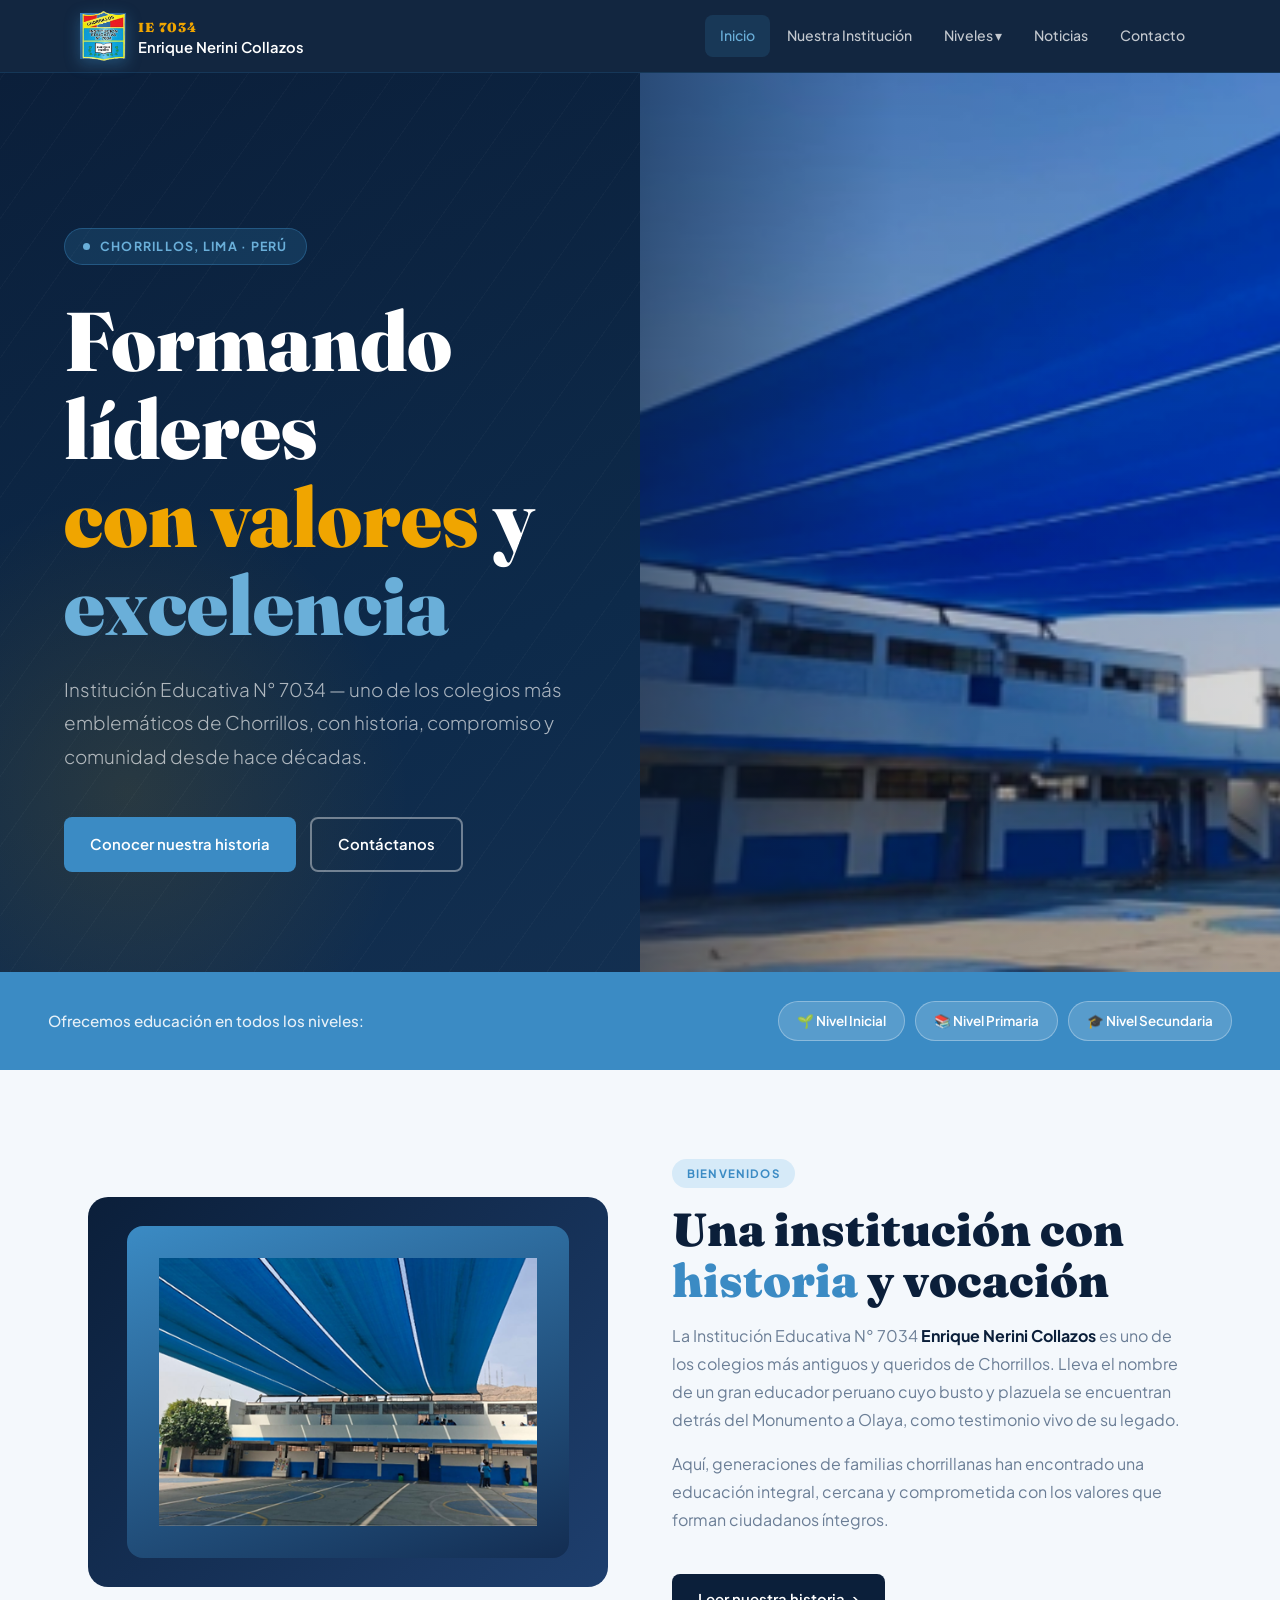
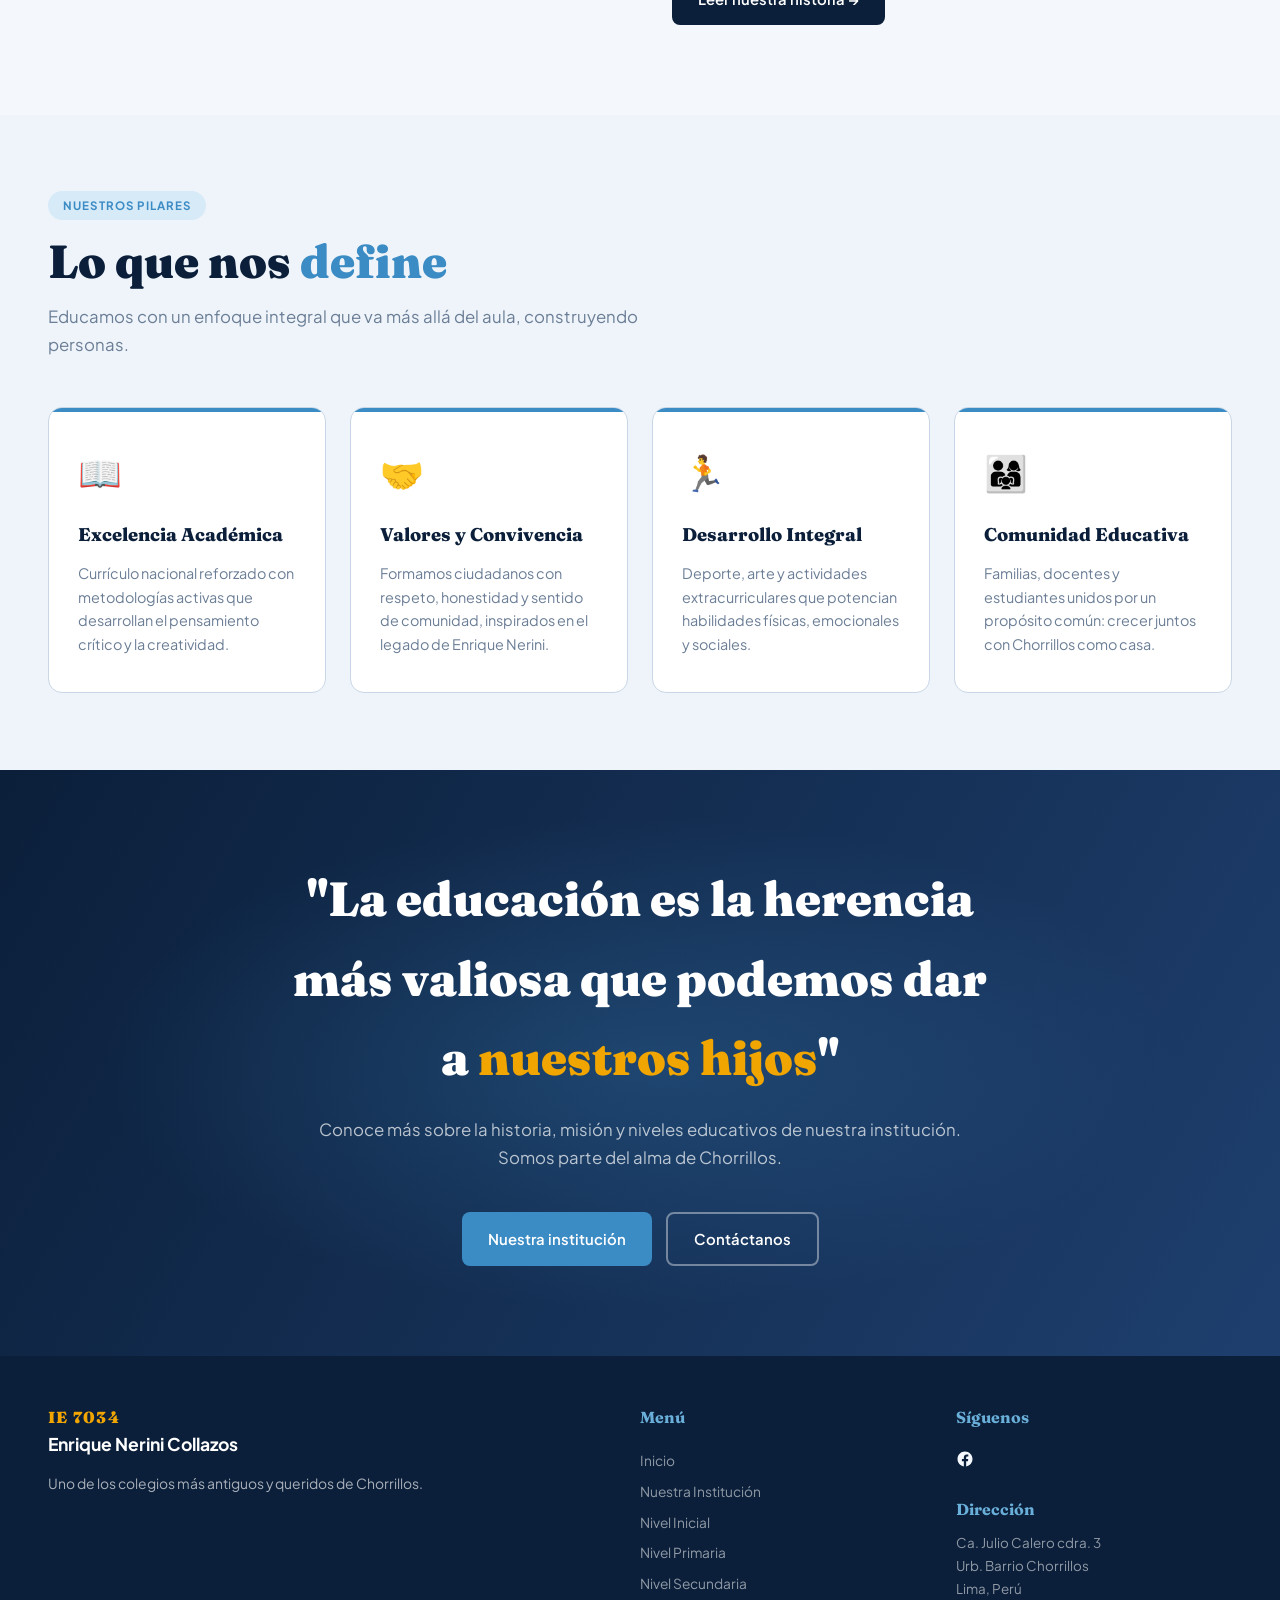
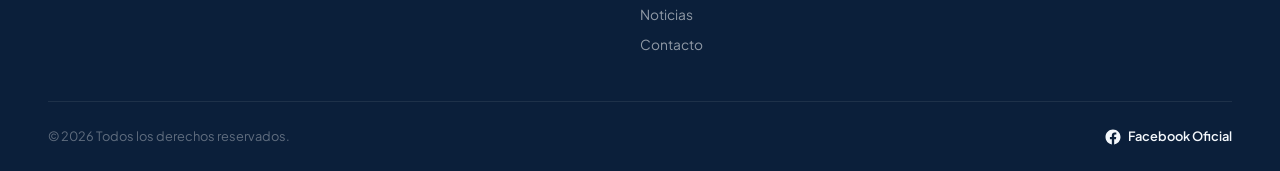
<file: index.html>
<!DOCTYPE html>
<html lang="es">
<head>
<meta charset="UTF-8"/>
<meta name="viewport" content="width=device-width,initial-scale=1.0"/>
<title>IE 7034 Enrique Nerini Collazos — Inicio</title>
<link rel="preconnect" href="https://fonts.googleapis.com">
<link href="https://fonts.googleapis.com/css2?family=Fraunces:ital,opsz,wght@0,9..144,400;0,9..144,700;0,9..144,900;1,9..144,400&family=Plus+Jakarta+Sans:wght@300;400;500;600;700&display=swap" rel="stylesheet">
<link rel="stylesheet" href="shared.css">
<style>
.hero {
  min-height: 100vh;
  background: linear-gradient(160deg, var(--navy) 0%, #0d2a4a 55%, #163254 100%);
  display: grid;
  grid-template-columns: 1fr 1fr;   /* ← mitad texto, mitad imagen */
  align-items: center;
  padding: 0;                        /* el padding lo maneja cada columna */
  position: relative;
  overflow: hidden;
}
.hero::before {
  content:''; position:absolute; inset:0;
  background:
    radial-gradient(ellipse 60% 50% at 90% 20%, rgba(59,139,196,.3) 0%, transparent 60%),
    radial-gradient(ellipse 40% 60% at 10% 80%, rgba(240,165,0,.12) 0%, transparent 55%);
  pointer-events:none;
}
.hero::after {
  content:''; position:absolute; inset:0;
  background-image: repeating-linear-gradient(
    -55deg, rgba(255,255,255,.025) 0px, rgba(255,255,255,.025) 1px,
    transparent 1px, transparent 40px
  );
  pointer-events:none;
}

/* Columna izquierda — texto */
.hero-content {
  position: relative;
  z-index: 1;
  padding: calc(var(--nav-h) + 3rem) clamp(1.5rem, 5vw, 4rem) 4rem;
}

/* Columna derecha — imagen */
.hero-image {
  position: relative;
  z-index: 1;
  height: 100%;
  min-height: 100vh;
  overflow: hidden;
}
.hero-image img {
  width: 100%;
  height: 100%;
  object-fit: cover;
  display: block;
  /* sutil overlay oscuro para que no rompa el tono marino */
  filter: brightness(.85) saturate(1.1);
}
/* overlay degradado para fusionar la imagen con el fondo */
.hero-image::before {
  content: '';
  position: absolute;
  inset: 0;
  background: linear-gradient(
    to right,
    rgba(11,31,58,.55) 0%,
    rgba(11,31,58,.1) 40%,
    transparent 100%
  );
  z-index: 1;
  pointer-events: none;
}
.hero-eyebrow{display:inline-flex;align-items:center;gap:10px;background:rgba(59,139,196,.2);border:1px solid rgba(59,139,196,.4);border-radius:999px;padding:7px 18px;margin-bottom:2rem;font-size:.78rem;font-weight:700;color:var(--sky-light);letter-spacing:.1em;text-transform:uppercase;}
.hero-eyebrow::before{content:'';width:7px;height:7px;border-radius:50%;background:var(--sky-light);animation:pulse 2s infinite;}
@keyframes pulse{0%,100%{opacity:1}50%{opacity:.35}}
.hero h1{font-family:var(--font-head);font-size:clamp(2.6rem,7vw,5.2rem);font-weight:900;line-height:1.06;color:var(--white);margin-bottom:1.5rem;}
.hero h1 .accent{color:var(--gold);}
.hero h1 .accent-sky{color:var(--sky-light);}
.hero-sub{font-size:clamp(.98rem,2vw,1.18rem);color:rgba(255,255,255,.65);font-weight:300;max-width:520px;margin-bottom:2.8rem;line-height:1.75;}
.hero-actions{display:flex;gap:14px;flex-wrap:wrap;}
.hero-badge-float{position:absolute;right:clamp(2rem,8vw,8rem);top:50%;transform:translateY(-50%);z-index:1;background:rgba(11,31,58,.7);border:1px solid rgba(59,139,196,.35);border-radius:20px;padding:1.8rem 2rem;backdrop-filter:blur(12px);display:flex;flex-direction:column;gap:1.5rem;min-width:200px;}
.stat-item{text-align:center;}
.stat-item strong{display:block;font-family:var(--font-head);font-size:2.6rem;color:var(--gold);font-weight:900;line-height:1;}
.stat-item span{font-size:.78rem;color:rgba(255,255,255,.55);text-transform:uppercase;letter-spacing:.08em;}
.stat-divider{height:1px;background:rgba(59,139,196,.2);}
.niveles-band{background:var(--sky);padding:1.8rem clamp(1.5rem,5vw,3rem);}
.niveles-band-inner{max-width:1200px;margin:0 auto;display:flex;align-items:center;justify-content:space-between;gap:1rem;flex-wrap:wrap;}
.niveles-band p{color:rgba(255,255,255,.88);font-weight:500;font-size:.95rem;}
.nivel-pills{display:flex;gap:10px;flex-wrap:wrap;}
.nivel-pill{display:inline-block;padding:8px 18px;border-radius:999px;background:rgba(255,255,255,.15);border:1.5px solid rgba(255,255,255,.3);color:var(--white);font-size:.84rem;font-weight:600;transition:background .2s;}
.nivel-pill:hover{background:rgba(255,255,255,.3);}
.bienvenida{display:grid;grid-template-columns:1fr 1fr;gap:4rem;align-items:center;padding:clamp(4rem,7vw,6rem) clamp(1.5rem,5vw,3rem);max-width:1200px;margin:0 auto;}
.bienvenida-img{border-radius:20px;overflow:hidden;position:relative;aspect-ratio:4/3;background:linear-gradient(135deg,var(--navy) 0%,var(--navy-light) 100%);display:flex;align-items:center;justify-content:center;}
.bienvenida-img-inner{width:85%;height:85%;border-radius:16px;background:linear-gradient(160deg,var(--sky) 0%,var(--navy-mid) 100%);display:flex;flex-direction:column;align-items:center;justify-content:center;padding:2rem;text-align:center;color:var(--white);}
.bienvenida-img-inner .school-year{font-size:3.5rem;font-weight:900;font-family:var(--font-head);color:var(--gold);}
.bienvenida-img-inner p{font-size:.9rem;opacity:.75;margin-top:.5rem;}
.bienvenida-text p{color:var(--gray);font-size:1rem;line-height:1.75;margin-bottom:1rem;}
.bienvenida-text strong{color:var(--navy);}
.pilares-bg{background:var(--paper);padding:clamp(3.5rem,6vw,5.5rem) clamp(1.5rem,5vw,3rem);}
.pilares-inner{max-width:1200px;margin:0 auto;}
.pilares-grid{display:grid;grid-template-columns:repeat(auto-fill,minmax(240px,1fr));gap:1.5rem;margin-top:3rem;}
.pilar{background:var(--white);border-radius:var(--radius);padding:2.2rem 1.8rem;border:1px solid var(--gray-light);transition:transform .25s var(--ease),box-shadow .25s;position:relative;overflow:hidden;}
.pilar::before{content:'';position:absolute;top:0;left:0;right:0;height:4px;background:var(--sky);}
.pilar:hover{transform:translateY(-5px);box-shadow:0 14px 40px rgba(11,31,58,.1);}
.pilar-icon{font-size:2.2rem;margin-bottom:1.2rem;}
.pilar h3{font-family:var(--font-head);font-size:1.15rem;font-weight:800;color:var(--navy);margin-bottom:.7rem;}
.pilar p{font-size:.9rem;color:var(--gray);line-height:1.65;}
.cta-nerini{background:linear-gradient(120deg,var(--navy) 0%,var(--navy-light) 100%);padding:clamp(4rem,7vw,6rem) clamp(1.5rem,5vw,3rem);text-align:center;position:relative;overflow:hidden;}
.cta-nerini::before{content:'';position:absolute;inset:0;background:radial-gradient(ellipse 60% 60% at 50% 50%,rgba(59,139,196,.25) 0%,transparent 70%);}
.cta-nerini-inner{position:relative;z-index:1;max-width:700px;margin:0 auto;}
.cta-nerini h2{font-family:var(--font-head);font-size:clamp(1.8rem,4vw,3rem);font-weight:900;color:var(--white);margin-bottom:1.2rem;}
.cta-nerini h2 em{font-style:normal;color:var(--gold);}
.cta-nerini p{color:rgba(255,255,255,.7);font-size:1.05rem;margin-bottom:2.5rem;}
.cta-btns{display:flex;gap:14px;justify-content:center;flex-wrap:wrap;}
@media (max-width: 820px) {
  .hero {
    grid-template-columns: 1fr;
  }
  .hero-image {
    min-height: 280px;
    height: 280px;
  }
  .hero-content {
    padding: calc(var(--nav-h) + 2rem) clamp(1.5rem, 5vw, 3rem) 2.5rem;
  }
}
@media (max-width: 768px) {
  .bienvenida {
    grid-template-columns: 1fr;
    gap: 2rem;
  }
  .bienvenida-img {
    order: 2;        /* imagen va abajo */
  }
  .bienvenida-text {
    order: 1;        /* texto va arriba */
  }
}
</style>
</style>
</head>
<body>
<div class="page-wrap">

<nav id="navbar">
  <div class="nav-inner">
    <a class="brand" href="index.html">
      <div class="brand-icon">
        <img src="imagenes/logo.png" alt="Enrique Nerini">
      </div>
      <div class="brand-text">
        <span class="brand-num">IE 7034</span>
        <span class="brand-name">Enrique Nerini Collazos</span>
      </div>
    </a>
    <ul class="nav-links">
      <li><a href="index.html" class="current">Inicio</a></li>
      <li><a href="institucion.html">Nuestra Institución</a></li>
      <li class="has-drop">
        <a href="#">Niveles ▾</a>
        <ul class="dropdown">
          <li><a href="inicial.html">Nivel Inicial</a></li>
          <li><a href="primaria.html">Nivel Primaria</a></li>
          <li><a href="secundaria.html">Nivel Secundaria</a></li>
        </ul>
      </li>
      <li><a href="noticias.html">Noticias</a></li>
      <li><a href="contacto.html">Contacto</a></li>
    </ul>
    <button class="hamburger" id="hamburger" aria-label="Menú"><span></span><span></span><span></span></button>
  </div>
  <div class="mobile-menu" id="mobileMenu">
    <a href="index.html">🏠 Inicio</a>
    <a href="institucion.html">🏛️ Nuestra Institución</a>
    <a href="inicial.html">🌱 Nivel Inicial</a>
    <a href="primaria.html">📚 Nivel Primaria</a>
    <a href="secundaria.html">🎓 Nivel Secundaria</a>
    <a href="noticias.html">🗞️ Noticias</a>
    <a href="contacto.html">✉️ Contacto</a>
    <a href="https://www.facebook.com/people/IE-7034-Enrique-Nerini-Collazos-Oficial/61565542691167/?rdid=RrY4M7xkl9LasvE5&share_url=https%3A%2F%2Fwww.facebook.com%2Fshare%2F1FdRocnGXD%2F" target="_blank">📘 Facebook</a>
  </div>
</nav>

<section class="hero">
  <div class="hero-content fade-up">
    <div class="hero-eyebrow">Chorrillos, Lima · Perú</div>
    <h1>
      Formando líderes<br>
      <span class="accent">con valores</span> y<br>
      <span class="accent-sky">excelencia</span>
    </h1>
    <p class="hero-sub">
      Institución Educativa N° 7034 — uno de los colegios más emblemáticos
      de Chorrillos, con historia, compromiso y comunidad desde hace décadas.
    </p>
    <div class="hero-actions">
      <a href="institucion.html" class="btn btn-sky">Conocer nuestra historia</a>
      <a href="contacto.html" class="btn btn-outline-white">Contáctanos</a>
    </div>
  </div>
  <div class="hero-image fade-up-2">
    <img
      src="imagenes/local1.png"
      alt="IE 7034 Enrique Nerini Collazos"
      onerror="this.parentElement.style.background='linear-gradient(135deg,var(--sky) 0%,var(--navy-light) 100%)';"
    >
  </div>
</section>

<div class="niveles-band">
  <div class="niveles-band-inner">
    <p>Ofrecemos educación en todos los niveles:</p>
    <div class="nivel-pills">
      <a href="inicial.html" class="nivel-pill">🌱 Nivel Inicial</a>
      <a href="primaria.html" class="nivel-pill">📚 Nivel Primaria</a>
      <a href="secundaria.html" class="nivel-pill">🎓 Nivel Secundaria</a>
    </div>
  </div>
</div>

<div class="bienvenida">
  <div class="bienvenida-img fade-up">
    <div class="bienvenida-img-inner">
        <img src="imagenes/local2.png" alt="Enrique Nerini" style="width:100%;height:100%;object-fit:cover;" onerror="this.style.display='none';this.parentElement.innerHTML='🎓';">
    </div>
  </div>
  <div class="bienvenida-text fade-up-2">
    <span class="tag-label">Bienvenidos</span>
    <h2 class="sec-title">Una institución con <span>historia</span> y vocación</h2>
    <p>La Institución Educativa N° 7034 <strong>Enrique Nerini Collazos</strong> es uno de los colegios más antiguos y queridos de Chorrillos. Lleva el nombre de un gran educador peruano cuyo busto y plazuela se encuentran detrás del Monumento a Olaya, como testimonio vivo de su legado.</p>
    <p>Aquí, generaciones de familias chorrillanas han encontrado una educación integral, cercana y comprometida con los valores que forman ciudadanos íntegros.</p>
    <a href="institucion.html" class="btn btn-navy" style="margin-top:1.5rem;">Leer nuestra historia →</a>
  </div>
</div>

<div class="pilares-bg">
  <div class="pilares-inner">
    <span class="tag-label">Nuestros pilares</span>
    <h2 class="sec-title">Lo que nos <span>define</span></h2>
    <p class="sec-lead">Educamos con un enfoque integral que va más allá del aula, construyendo personas.</p>
    <div class="pilares-grid">
      <div class="pilar fade-up"><div class="pilar-icon">📖</div><h3>Excelencia Académica</h3><p>Currículo nacional reforzado con metodologías activas que desarrollan el pensamiento crítico y la creatividad.</p></div>
      <div class="pilar fade-up-2"><div class="pilar-icon">🤝</div><h3>Valores y Convivencia</h3><p>Formamos ciudadanos con respeto, honestidad y sentido de comunidad, inspirados en el legado de Enrique Nerini.</p></div>
      <div class="pilar fade-up-3"><div class="pilar-icon">🏃</div><h3>Desarrollo Integral</h3><p>Deporte, arte y actividades extracurriculares que potencian habilidades físicas, emocionales y sociales.</p></div>
      <div class="pilar fade-up-4"><div class="pilar-icon">👨‍👩‍👧</div><h3>Comunidad Educativa</h3><p>Familias, docentes y estudiantes unidos por un propósito común: crecer juntos con Chorrillos como casa.</p></div>
    </div>
  </div>
</div>

<div class="cta-nerini">
  <div class="cta-nerini-inner">
    <h2>"La educación es la herencia más valiosa que podemos dar a <em>nuestros hijos</em>"</h2>
    <p>Conoce más sobre la historia, misión y niveles educativos de nuestra institución. Somos parte del alma de Chorrillos.</p>
    <div class="cta-btns">
      <a href="institucion.html" class="btn btn-sky">Nuestra institución</a>
      <a href="contacto.html" class="btn btn-outline-white">Contáctanos</a>
    </div>
  </div>
</div>

<footer>
  <div class="footer-inner">
    <div class="footer-brand">
      <div style="margin-bottom:.6rem;"><span style="font-family:var(--font-head);font-size:1rem;color:var(--gold);font-weight:900;letter-spacing:.08em;">IE 7034</span><br><span style="font-size:1.1rem;color:var(--white);font-weight:700;">Enrique Nerini Collazos</span></div>
      <p style="margin-top:.8rem;">Uno de los colegios más antiguos y queridos de Chorrillos.</p>
    </div>
    <div class="footer-col">
      <h4>Menú</h4>
      <a href="index.html">Inicio</a>
      <a href="institucion.html">Nuestra Institución</a>
      <a href="inicial.html">Nivel Inicial</a>
      <a href="primaria.html">Nivel Primaria</a>
      <a href="secundaria.html">Nivel Secundaria</a>
      <a href="noticias.html">Noticias</a>
      <a href="contacto.html">Contacto</a>
    </div>
    <div class="footer-col">
      <h4>Síguenos</h4>
      <a href="https://www.facebook.com/people/IE-7034-Enrique-Nerini-Collazos-Oficial/61565542691167/?rdid=RrY4M7xkl9LasvE5&share_url=https%3A%2F%2Fwww.facebook.com%2Fshare%2F1FdRocnGXD%2F" 
        target="_blank" 
        style="color:#F4F8FC; font-weight:600; display:flex; align-items:center; gap:6px; text-decoration:none;">

        <svg width="18" height="18" viewBox="0 0 24 24" fill="#F4F8FC" xmlns="http://www.w3.org/2000/svg">
          <path d="M22 12.07C22 6.48 17.52 2 11.93 2C6.48 2 2 6.48 2 12.07C2 17.06 5.66 21.18 10.44 22V14.89H7.9V12.07H10.44V9.93C10.44 7.41 11.93 6.03 14.22 6.03C15.3 6.03 16.44 6.21 16.44 6.21V8.7H15.19C13.96 8.7 13.56 9.47 13.56 10.26V12.07H16.33L15.89 14.89H13.56V22C18.34 21.18 22 17.06 22 12.07Z"/>
        </svg>
      </a>
    <div style="margin-top:1.5rem;"><h4 style="margin-bottom:.6rem;">Dirección</h4><p style="font-size:.84rem;line-height:1.7;color:rgba(255,255,255,.55);">Ca. Julio Calero cdra. 3<br>Urb. Barrio Chorrillos<br>Lima, Perú</p></div>
    </div>
  </div>
  <div class="footer-bottom">
    <span>© 2026 Todos los derechos reservados.</span>
    <a href="https://www.facebook.com/people/IE-7034-Enrique-Nerini-Collazos-Oficial/61565542691167/?rdid=RrY4M7xkl9LasvE5&share_url=https%3A%2F%2Fwww.facebook.com%2Fshare%2F1FdRocnGXD%2F" 
      target="_blank" 
      style="color:#F4F8FC; font-weight:600; display:flex; align-items:center; gap:6px; text-decoration:none;">

      <svg width="18" height="18" viewBox="0 0 24 24" fill="#F4F8FC" xmlns="http://www.w3.org/2000/svg">
        <path d="M22 12.07C22 6.48 17.52 2 11.93 2C6.48 2 2 6.48 2 12.07C2 17.06 5.66 21.18 10.44 22V14.89H7.9V12.07H10.44V9.93C10.44 7.41 11.93 6.03 14.22 6.03C15.3 6.03 16.44 6.21 16.44 6.21V8.7H15.19C13.96 8.7 13.56 9.47 13.56 10.26V12.07H16.33L15.89 14.89H13.56V22C18.34 21.18 22 17.06 22 12.07Z"/>
      </svg>
      Facebook Oficial
    </a>  
</div>
</footer>

</div>
<script src="shared.js"></script>
</body>
</html>
</file>
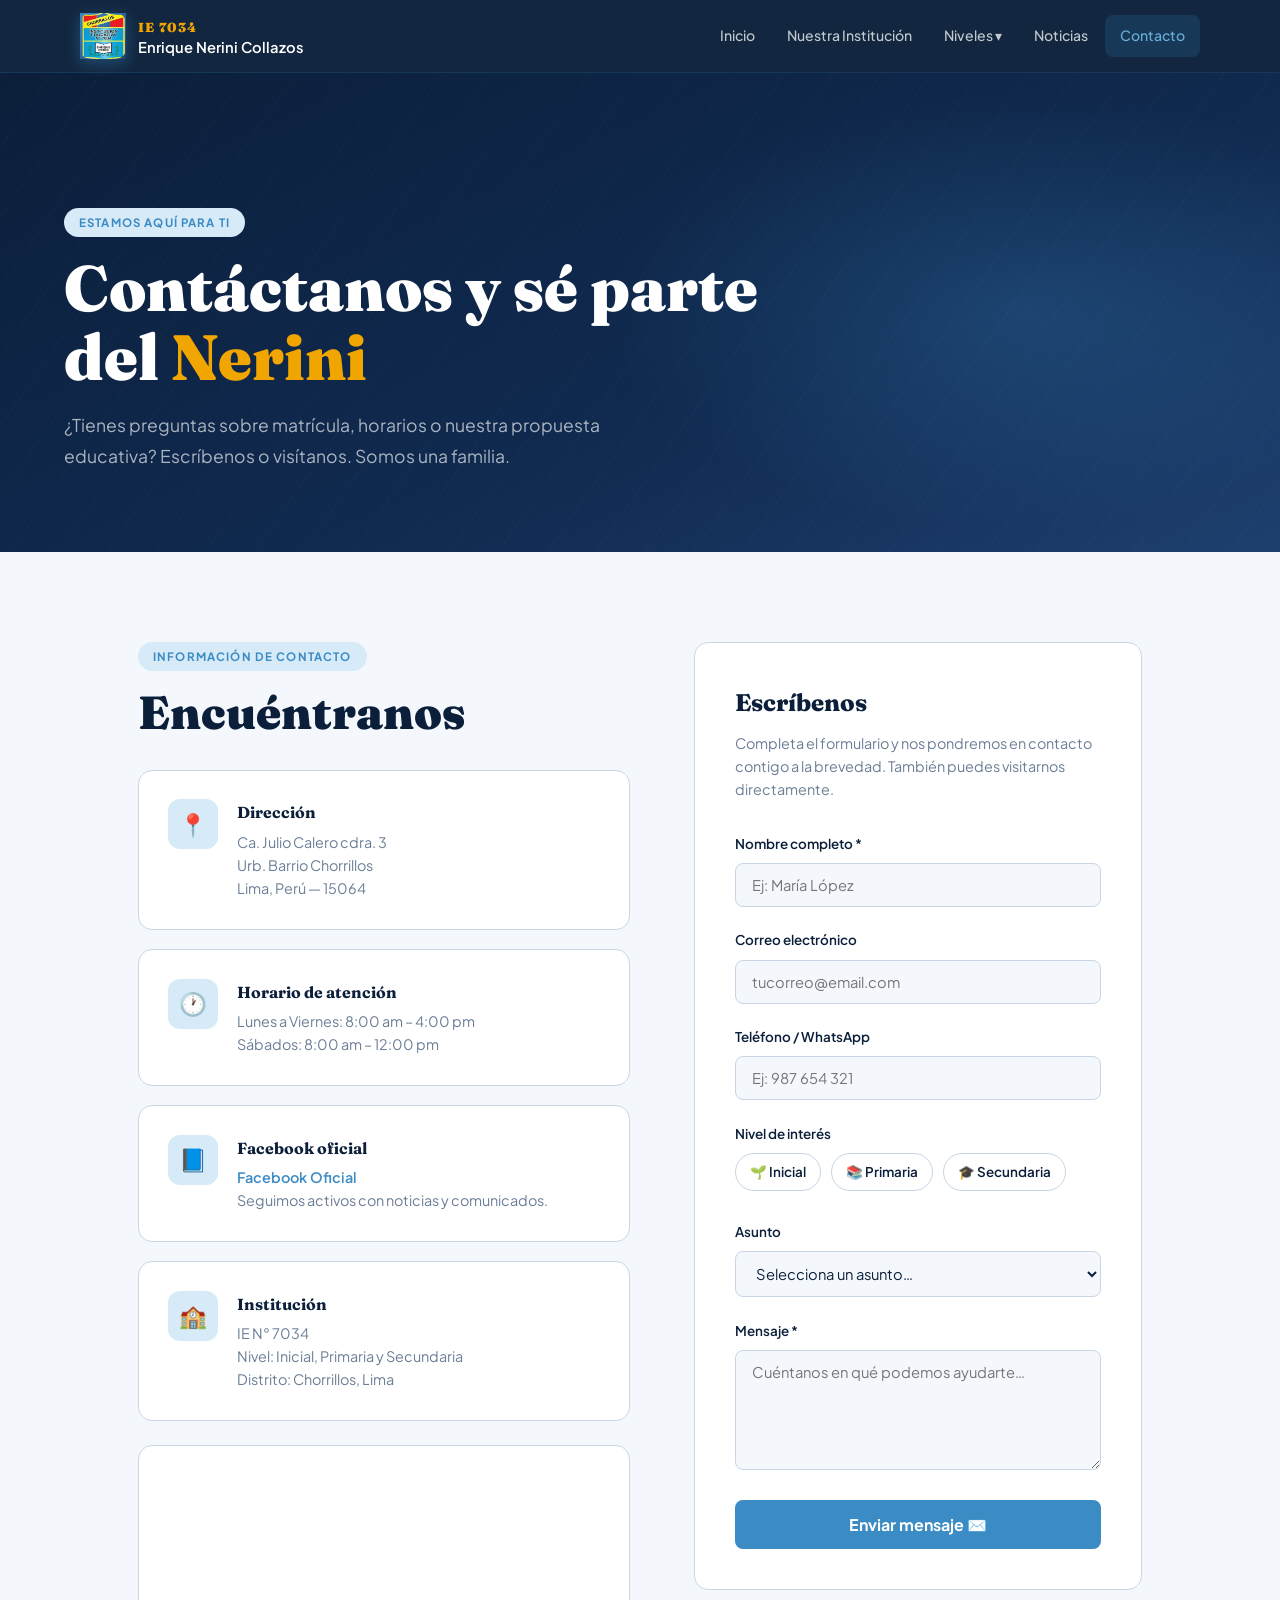
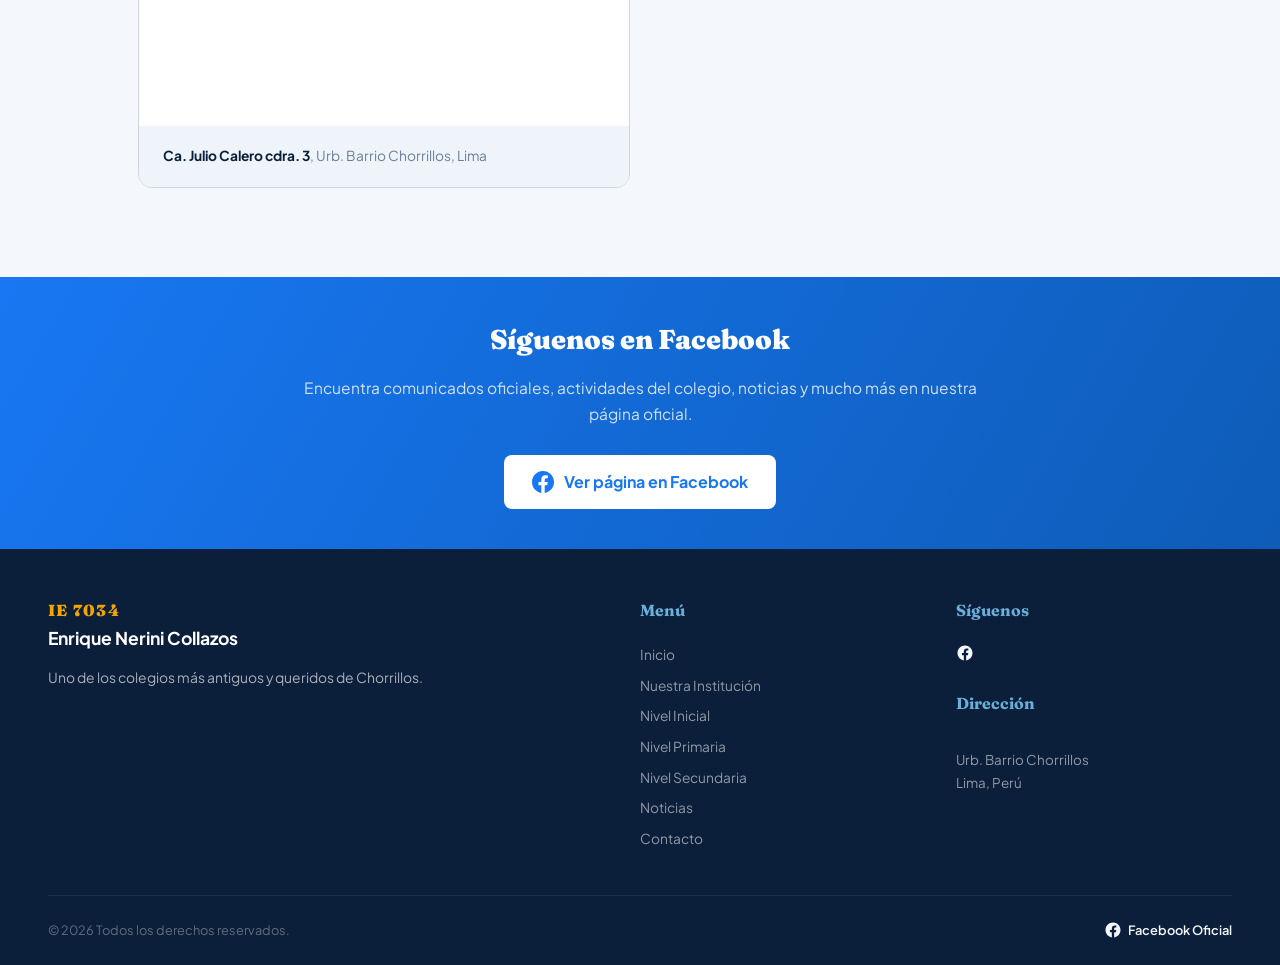
<file: contacto.html>
<!DOCTYPE html>
<html lang="es">
<head>
<meta charset="UTF-8"/>
<meta name="viewport" content="width=device-width,initial-scale=1.0"/>
<title>Contacto — IE 7034 Enrique Nerini Collazos</title>
<link rel="preconnect" href="https://fonts.googleapis.com">
<link href="https://fonts.googleapis.com/css2?family=Fraunces:ital,opsz,wght@0,9..144,400;0,9..144,700;0,9..144,900;1,9..144,400&family=Plus+Jakarta+Sans:wght@300;400;500;600;700&display=swap" rel="stylesheet">
<link rel="stylesheet" href="shared.css">
<style>
.page-hero{background:linear-gradient(155deg,var(--navy) 0%,#102a50 60%,var(--navy-light) 100%);padding:calc(var(--nav-h) + 4rem) clamp(1.5rem,6vw,4rem) 5rem;position:relative;overflow:hidden;}
.page-hero::before{content:'';position:absolute;inset:0;background:radial-gradient(ellipse 50% 70% at 80% 50%,rgba(59,139,196,.25) 0%,transparent 65%);pointer-events:none;}
.page-hero::after{content:'';position:absolute;inset:0;background-image:repeating-linear-gradient(-55deg,rgba(255,255,255,.02) 0px,rgba(255,255,255,.02) 1px,transparent 1px,transparent 40px);pointer-events:none;}
.page-hero-inner{position:relative;z-index:1;max-width:700px;}
.page-hero h1{font-family:var(--font-head);font-size:clamp(2.2rem,5vw,4rem);font-weight:900;color:var(--white);line-height:1.08;margin-bottom:1.2rem;}
.page-hero h1 span{color:var(--gold);}
.page-hero p{font-size:1.1rem;color:rgba(255,255,255,.65);max-width:560px;line-height:1.75;}

/* Contact layout */
.contact-section{padding:clamp(4rem,7vw,6rem) clamp(1.5rem,5vw,3rem);max-width:1100px;margin:0 auto;}
.contact-grid{display:grid;grid-template-columns:1.1fr 1fr;gap:4rem;align-items:start;}

/* Info cards */
.contact-info{display:flex;flex-direction:column;gap:1.2rem;}
.info-card{background:var(--white);border-radius:var(--radius);padding:1.8rem;border:1px solid var(--gray-light);display:flex;gap:1.2rem;align-items:flex-start;transition:box-shadow .22s;}
.info-card:hover{box-shadow:0 8px 28px rgba(11,31,58,.08);}
.ic-icon{width:50px;height:50px;border-radius:12px;background:var(--sky-pale);display:flex;align-items:center;justify-content:center;font-size:1.4rem;flex-shrink:0;}
.ic-content h4{font-family:var(--font-head);font-size:1rem;font-weight:700;color:var(--navy);margin-bottom:.3rem;}
.ic-content p{font-size:.9rem;color:var(--gray);line-height:1.6;}
.ic-content a{color:var(--sky);font-weight:600;}
.ic-content a:hover{color:var(--navy);}

/* Map embed */
.map-card{background:var(--white);border-radius:var(--radius);overflow:hidden;border:1px solid var(--gray-light);margin-top:1.2rem;}
.map-card iframe{width:100%;height:280px;border:none;display:block;}
.map-card-footer{padding:1.2rem 1.5rem;background:var(--paper);}
.map-card-footer p{font-size:.86rem;color:var(--gray);}
.map-card-footer strong{color:var(--navy);}

/* Form */
.contact-form-wrap{background:var(--white);border-radius:var(--radius);padding:2.5rem;border:1px solid var(--gray-light);}
.contact-form-wrap h3{font-family:var(--font-head);font-size:1.5rem;font-weight:800;color:var(--navy);margin-bottom:.6rem;}
.contact-form-wrap p.form-lead{font-size:.9rem;color:var(--gray);margin-bottom:2rem;line-height:1.6;}
.form-group{margin-bottom:1.4rem;}
.form-group label{display:block;font-size:.84rem;font-weight:600;color:var(--navy);margin-bottom:.5rem;}
.form-group input,
.form-group select,
.form-group textarea{
  width:100%; padding:12px 16px; border-radius:var(--radius-sm);
  border:1.5px solid var(--gray-light); background:var(--off-white);
  font-family:var(--font-body); font-size:.92rem; color:var(--ink);
  transition:border-color .2s, box-shadow .2s; outline:none;
}
.form-group input:focus,
.form-group select:focus,
.form-group textarea:focus{border-color:var(--sky);box-shadow:0 0 0 3px rgba(59,139,196,.12);}
.form-group textarea{resize:vertical;min-height:120px;}
.form-submit{width:100%;padding:14px;font-size:1rem;font-weight:700;border-radius:var(--radius-sm);background:var(--sky);color:var(--white);border:none;cursor:pointer;font-family:var(--font-body);transition:background .2s,transform .2s;}
.form-submit:hover{background:var(--navy);transform:translateY(-2px);}

/* Niveles de interés */
.nivel-checkboxes{display:flex;gap:10px;flex-wrap:wrap;margin-top:.4rem;}
.nivel-cb{display:flex;align-items:center;gap:6px;padding:7px 14px;border-radius:999px;border:1.5px solid var(--gray-light);cursor:pointer;font-size:.84rem;color:var(--gray);transition:all .18s;}
.nivel-cb input{display:none;}
.nivel-cb.selected,.nivel-cb:hover{border-color:var(--sky);background:var(--sky-pale);color:var(--navy);font-weight:600;}

/* FB band */
.fb-band{background:linear-gradient(120deg,#1877F2 0%,#0e5cb8 100%);padding:2.5rem clamp(1.5rem,5vw,3rem);text-align:center;}
.fb-band-inner{max-width:700px;margin:0 auto;}
.fb-band h3{font-family:var(--font-head);font-size:1.7rem;font-weight:900;color:var(--white);margin-bottom:.8rem;}
.fb-band p{color:rgba(255,255,255,.8);font-size:.97rem;margin-bottom:1.8rem;}
.btn-fb{display:inline-flex;align-items:center;gap:10px;padding:14px 28px;border-radius:var(--radius-sm);background:var(--white);color:#1877F2;font-weight:700;font-size:1rem;transition:transform .2s,box-shadow .2s;font-family:var(--font-body);}
.btn-fb:hover{transform:translateY(-2px);box-shadow:0 8px 24px rgba(0,0,0,.25);}

/* Success message */
.form-success{display:none;background:linear-gradient(135deg,var(--sky) 0%,var(--navy-light) 100%);border-radius:var(--radius);padding:2.5rem;text-align:center;color:var(--white);}
.form-success h4{font-family:var(--font-head);font-size:1.4rem;font-weight:800;margin-bottom:.6rem;}
.form-success p{font-size:.95rem;opacity:.85;}

@media(max-width:820px){.contact-grid{grid-template-columns:1fr;}}
</style>
</head>
<body>
<div class="page-wrap">
<nav id="navbar">
  <div class="nav-inner">
    <a class="brand" href="index.html">
      <div class="brand-icon">
        <img src="imagenes/logo.png" alt="IE 7034" style="width:100%;height:100%;object-fit:cover;border-radius:10px;" onerror="this.style.display='none';this.parentElement.innerHTML='<svg viewBox=\'0 0 40 40\' fill=\'none\'><path d=\'M20 5L5 13V27L20 35L35 27V13L20 5Z\' stroke=\'white\' stroke-width=\'1.8\' fill=\'rgba(255,255,255,0.1)\'/><text x=\'13.5\' y=\'25.5\' font-size=\'14\' font-weight=\'900\' fill=\'white\' font-family=\'Georgia,serif\'>N</text></svg>';">
      </div>
      <div class="brand-text"><span class="brand-num">IE 7034</span><span class="brand-name">Enrique Nerini Collazos</span></div>
    </a>
    <ul class="nav-links">
      <li><a href="index.html">Inicio</a></li>
      <li><a href="institucion.html">Nuestra Institución</a></li>
      <li class="has-drop"><a href="#">Niveles ▾</a><ul class="dropdown"><li><a href="inicial.html">Nivel Inicial</a></li><li><a href="primaria.html">Nivel Primaria</a></li><li><a href="secundaria.html">Nivel Secundaria</a></li></ul></li>
      <li><a href="noticias.html">Noticias</a></li>
      <li><a href="contacto.html">Contacto</a></li>
    </ul>
    <button class="hamburger" id="hamburger" aria-label="Menú"><span></span><span></span><span></span></button>
  </div>
  <div class="mobile-menu" id="mobileMenu">
    <a href="index.html">🏠 Inicio</a><a href="institucion.html">🏛️ Nuestra Institución</a><a href="inicial.html">🌱 Nivel Inicial</a><a href="primaria.html">📚 Nivel Primaria</a><a href="secundaria.html">🎓 Nivel Secundaria</a><a href="noticias.html">📰 Noticias</a><a href="contacto.html">✉️ Contacto</a><a href="https://www.facebook.com/people/IE-7034-Enrique-Nerini-Collazos-Oficial/61565542691167/?rdid=RrY4M7xkl9LasvE5&share_url=https%3A%2F%2Fwww.facebook.com%2Fshare%2F1FdRocnGXD%2F" target="_blank">📘 Facebook</a>
  </div>
</nav>

<div class="page-hero">
  <div class="page-hero-inner fade-up">
    <span class="tag-label">Estamos aquí para ti</span>
    <h1>Contáctanos y sé parte del <span>Nerini</span></h1>
    <p>¿Tienes preguntas sobre matrícula, horarios o nuestra propuesta educativa? Escríbenos o visítanos. Somos una familia.</p>
  </div>
</div>

<div class="contact-section">
  <div class="contact-grid">
    <!-- LEFT: Info + Map -->
    <div class="fade-up">
      <span class="tag-label">Información de contacto</span>
      <h2 class="sec-title" style="margin-bottom:2rem;">Encuéntranos</h2>
      <div class="contact-info">
        <div class="info-card">
          <div class="ic-icon">📍</div>
          <div class="ic-content">
            <h4>Dirección</h4>
            <p>Ca. Julio Calero cdra. 3<br>Urb. Barrio Chorrillos<br>Lima, Perú — 15064</p>
          </div>
        </div>
        <div class="info-card">
          <div class="ic-icon">🕐</div>
          <div class="ic-content">
            <h4>Horario de atención</h4>
            <p>Lunes a Viernes: 8:00 am – 4:00 pm<br>Sábados: 8:00 am – 12:00 pm</p>
          </div>
        </div>
        <div class="info-card">
          <div class="ic-icon">📘</div>
          <div class="ic-content">
            <h4>Facebook oficial</h4>
            <p><a href="https://www.facebook.com/people/IE-7034-Enrique-Nerini-Collazos-Oficial/61565542691167/?rdid=RrY4M7xkl9LasvE5&share_url=https%3A%2F%2Fwww.facebook.com%2Fshare%2F1FdRocnGXD%2F" target="_blank">Facebook Oficial</a><br>Seguimos activos con noticias y comunicados.</p>
          </div>
        </div>
        <div class="info-card">
          <div class="ic-icon">🏫</div>
          <div class="ic-content">
            <h4>Institución</h4>
            <p>IE N° 7034<br>Nivel: Inicial, Primaria y Secundaria<br>Distrito: Chorrillos, Lima</p>
          </div>
        </div>
      </div>
      <div class="map-card" style="margin-top:1.5rem;">
        <iframe
          src="https://www.google.com/maps/embed?pb=!1m18!1m12!1m3!1d390.5!2d-77.0253237!3d-12.1719074!2m3!1f0!2f0!3f0!3m2!1i1024!2i768!4f13.1!3m3!1m2!1s0x9105b79c52df52ad%3A0xff9b7b7ce3e9d8de!2sInstituci%C3%B3n%20Educativa%207034%20Enrique%20Nerini%20Collazos!5e0!3m2!1ses!2spe!4v1712400000000!5m2!1ses!2spe"
          allowfullscreen="" loading="lazy" title="Ubicación IE 7034">
        </iframe>
        <div class="map-card-footer">
          <p><strong>Ca. Julio Calero cdra. 3</strong>, Urb. Barrio Chorrillos, Lima</p>
        </div>
      </div>
    </div>

    <!-- RIGHT: Form -->
    <div class="fade-up-2">
      <div class="contact-form-wrap">
        <h3>Escríbenos</h3>
        <p class="form-lead">Completa el formulario y nos pondremos en contacto contigo a la brevedad. También puedes visitarnos directamente.</p>
        <div id="formContainer">
          <div class="form-group">
            <label for="nombre">Nombre completo *</label>
            <input type="text" id="nombre" placeholder="Ej: María López" required/>
          </div>
          <div class="form-group">
            <label for="email">Correo electrónico</label>
            <input type="email" id="email" placeholder="tucorreo@email.com"/>
          </div>
          <div class="form-group">
            <label for="telefono">Teléfono / WhatsApp</label>
            <input type="tel" id="telefono" placeholder="Ej: 987 654 321"/>
          </div>
          <div class="form-group">
            <label>Nivel de interés</label>
            <div class="nivel-checkboxes">
              <label class="nivel-cb" id="cb-inicial"><input type="checkbox"> 🌱 Inicial</label>
              <label class="nivel-cb" id="cb-primaria"><input type="checkbox"> 📚 Primaria</label>
              <label class="nivel-cb" id="cb-secundaria"><input type="checkbox"> 🎓 Secundaria</label>
            </div>
          </div>
          <div class="form-group">
            <label for="asunto">Asunto</label>
            <select id="asunto">
              <option value="">Selecciona un asunto…</option>
              <option>Información de matrícula</option>
              <option>Consulta sobre pensiones o pagos</option>
              <option>Información académica</option>
              <option>Traslado de matrícula</option>
              <option>Otro</option>
            </select>
          </div>
          <div class="form-group">
            <label for="mensaje">Mensaje *</label>
            <textarea id="mensaje" placeholder="Cuéntanos en qué podemos ayudarte…" required></textarea>
          </div>
          <button class="form-submit" onclick="submitForm()">Enviar mensaje ✉️</button>
        </div>
        <div class="form-success" id="formSuccess">
          <div style="font-size:3rem;margin-bottom:1rem;">✅</div>
          <h4>¡Mensaje recibido!</h4>
          <p>Gracias por escribirnos. Nos pondremos en contacto contigo muy pronto. También puedes seguirnos en Facebook para más novedades.</p>
          <a href="https://www.facebook.com/people/IE-7034-Enrique-Nerini-Collazos-Oficial/61565542691167/?rdid=RrY4M7xkl9LasvE5&share_url=https%3A%2F%2Fwww.facebook.com%2Fshare%2F1FdRocnGXD%2F" target="_blank" class="btn btn-outline-white" style="margin-top:1.5rem;display:inline-flex;align-items:center;gap:8px;">📘 Ir a Facebook</a>
        </div>
      </div>
    </div>
  </div>
</div>

<!-- FB Band -->
<div class="fb-band">
  <div class="fb-band-inner">
    <h3>Síguenos en Facebook</h3>
    <p>Encuentra comunicados oficiales, actividades del colegio, noticias y mucho más en nuestra página oficial.</p>
    <a href="https://www.facebook.com/people/IE-7034-Enrique-Nerini-Collazos-Oficial/61565542691167/?rdid=RrY4M7xkl9LasvE5&share_url=https%3A%2F%2Fwww.facebook.com%2Fshare%2F1FdRocnGXD%2F" target="_blank" class="btn-fb">
      <svg width="22" height="22" viewBox="0 0 24 24" fill="#1877F2"><path d="M24 12.073c0-6.627-5.373-12-12-12s-12 5.373-12 12c0 5.99 4.388 10.954 10.125 11.854v-8.385H7.078v-3.47h3.047V9.43c0-3.007 1.792-4.669 4.533-4.669 1.312 0 2.686.235 2.686.235v2.953H15.83c-1.491 0-1.956.925-1.956 1.874v2.25h3.328l-.532 3.47h-2.796v8.385C19.612 23.027 24 18.062 24 12.073z"/></svg>
      Ver página en Facebook
    </a>
  </div>
</div>

<footer>
  <div class="footer-inner">
    <div class="footer-brand">
      <div style="margin-bottom:.6rem;"><span style="font-family:var(--font-head);font-size:1rem;color:var(--gold);font-weight:900;letter-spacing:.08em;">IE 7034</span><br><span style="font-size:1.1rem;color:var(--white);font-weight:700;">Enrique Nerini Collazos</span></div>
      <p style="margin-top:.8rem;">Uno de los colegios más antiguos y queridos de Chorrillos.</p>
    </div>
    <div class="footer-col">
      <h4>Menú</h4>
      <a href="index.html">Inicio</a>
      <a href="institucion.html">Nuestra Institución</a>
      <a href="inicial.html">Nivel Inicial</a>
      <a href="primaria.html">Nivel Primaria</a>
      <a href="secundaria.html">Nivel Secundaria</a>
      <a href="noticias.html">Noticias</a>
      <a href="contacto.html">Contacto</a>
    </div>
    <div class="footer-col">
      <h4>Síguenos</h4>
      <a href="https://www.facebook.com/people/IE-7034-Enrique-Nerini-Collazos-Oficial/61565542691167/?rdid=RrY4M7xkl9LasvE5&share_url=https%3A%2F%2Fwww.facebook.com%2Fshare%2F1FdRocnGXD%2F" 
        target="_blank" 
        style="color:#F4F8FC; font-weight:600; display:flex; align-items:center; gap:6px; text-decoration:none;">

        <svg width="18" height="18" viewBox="0 0 24 24" fill="#F4F8FC" xmlns="http://www.w3.org/2000/svg">
          <path d="M22 12.07C22 6.48 17.52 2 11.93 2C6.48 2 2 6.48 2 12.07C2 17.06 5.66 21.18 10.44 22V14.89H7.9V12.07H10.44V9.93C10.44 7.41 11.93 6.03 14.22 6.03C15.3 6.03 16.44 6.21 16.44 6.21V8.7H15.19C13.96 8.7 13.56 9.47 13.56 10.26V12.07H16.33L15.89 14.89H13.56V22C18.34 21.18 22 17.06 22 12.07Z"/>
        </svg>
      </a>
    <div style="margin-top:1.5rem;"><h4 style="margin-bottom:.6rem;">Dirección</h4><p style="font-size:.84rem;line-height:1.7;color:rgba(255,255,255,.55);"><br>Urb. Barrio Chorrillos<br>Lima, Perú</p></div>
    </div>
  </div>
  <div class="footer-bottom">
    <span>© 2026 Todos los derechos reservados.</span>
    <a href="https://www.facebook.com/people/IE-7034-Enrique-Nerini-Collazos-Oficial/61565542691167/?rdid=RrY4M7xkl9LasvE5&share_url=https%3A%2F%2Fwww.facebook.com%2Fshare%2F1FdRocnGXD%2F" 
      target="_blank" 
      style="color:#F4F8FC; font-weight:600; display:flex; align-items:center; gap:6px; text-decoration:none;">

      <svg width="18" height="18" viewBox="0 0 24 24" fill="#F4F8FC" xmlns="http://www.w3.org/2000/svg">
        <path d="M22 12.07C22 6.48 17.52 2 11.93 2C6.48 2 2 6.48 2 12.07C2 17.06 5.66 21.18 10.44 22V14.89H7.9V12.07H10.44V9.93C10.44 7.41 11.93 6.03 14.22 6.03C15.3 6.03 16.44 6.21 16.44 6.21V8.7H15.19C13.96 8.7 13.56 9.47 13.56 10.26V12.07H16.33L15.89 14.89H13.56V22C18.34 21.18 22 17.06 22 12.07Z"/>
      </svg>
      Facebook Oficial
    </a>  
</div>
</footer>

</div>
<script src="shared.js"></script>
<script>
// ── Checkbox visual toggle ──
document.querySelectorAll('.nivel-cb').forEach(cb=>{
  cb.addEventListener('click',()=>cb.classList.toggle('selected'));
});

// ── Formspree submit ──
// Reemplaza TU_FORM_ID con el ID que obtienes en https://formspree.io
const FORMSPREE_ID = 'mreojnne';

async function submitForm(e){
  e.preventDefault();

  const nombre  = document.getElementById('nombre').value.trim();
  const msg     = document.getElementById('mensaje').value.trim();
  const email   = document.getElementById('email').value.trim();
  const telefono= document.getElementById('telefono').value.trim();
  const asunto  = document.getElementById('asunto').value;

  // Niveles seleccionados
  const niveles = [...document.querySelectorAll('.nivel-cb input:checked')]
                    .map(cb => cb.value).join(', ') || 'No especificado';

  if(!nombre || !msg){
    alert('Por favor completa los campos obligatorios (nombre y mensaje).');
    return;
  }

  const btn = document.getElementById('btnEnviar');
  btn.textContent = 'Enviando…';
  btn.disabled = true;
  document.getElementById('formError').style.display = 'none';

  try {
    const res = await fetch(`https://formspree.io/f/${FORMSPREE_ID}`, {
      method: 'POST',
      headers: { 'Content-Type': 'application/json', 'Accept': 'application/json' },
      body: JSON.stringify({
        nombre, email, telefono,
        niveles, asunto,
        mensaje: msg,
        _subject: `Consulta IE 7034 — ${asunto || 'Contacto web'}`,
        _replyto: email
      })
    });

    if(res.ok){
      document.getElementById('formContainer').style.display = 'none';
      document.getElementById('formSuccess').style.display   = 'block';
    } else {
      throw new Error('Error del servidor');
    }
  } catch(err){
    document.getElementById('formError').style.display = 'block';
    btn.textContent = 'Enviar mensaje ✉️';
    btn.disabled = false;
  }
}
</script>
</body>
</html>
</file>
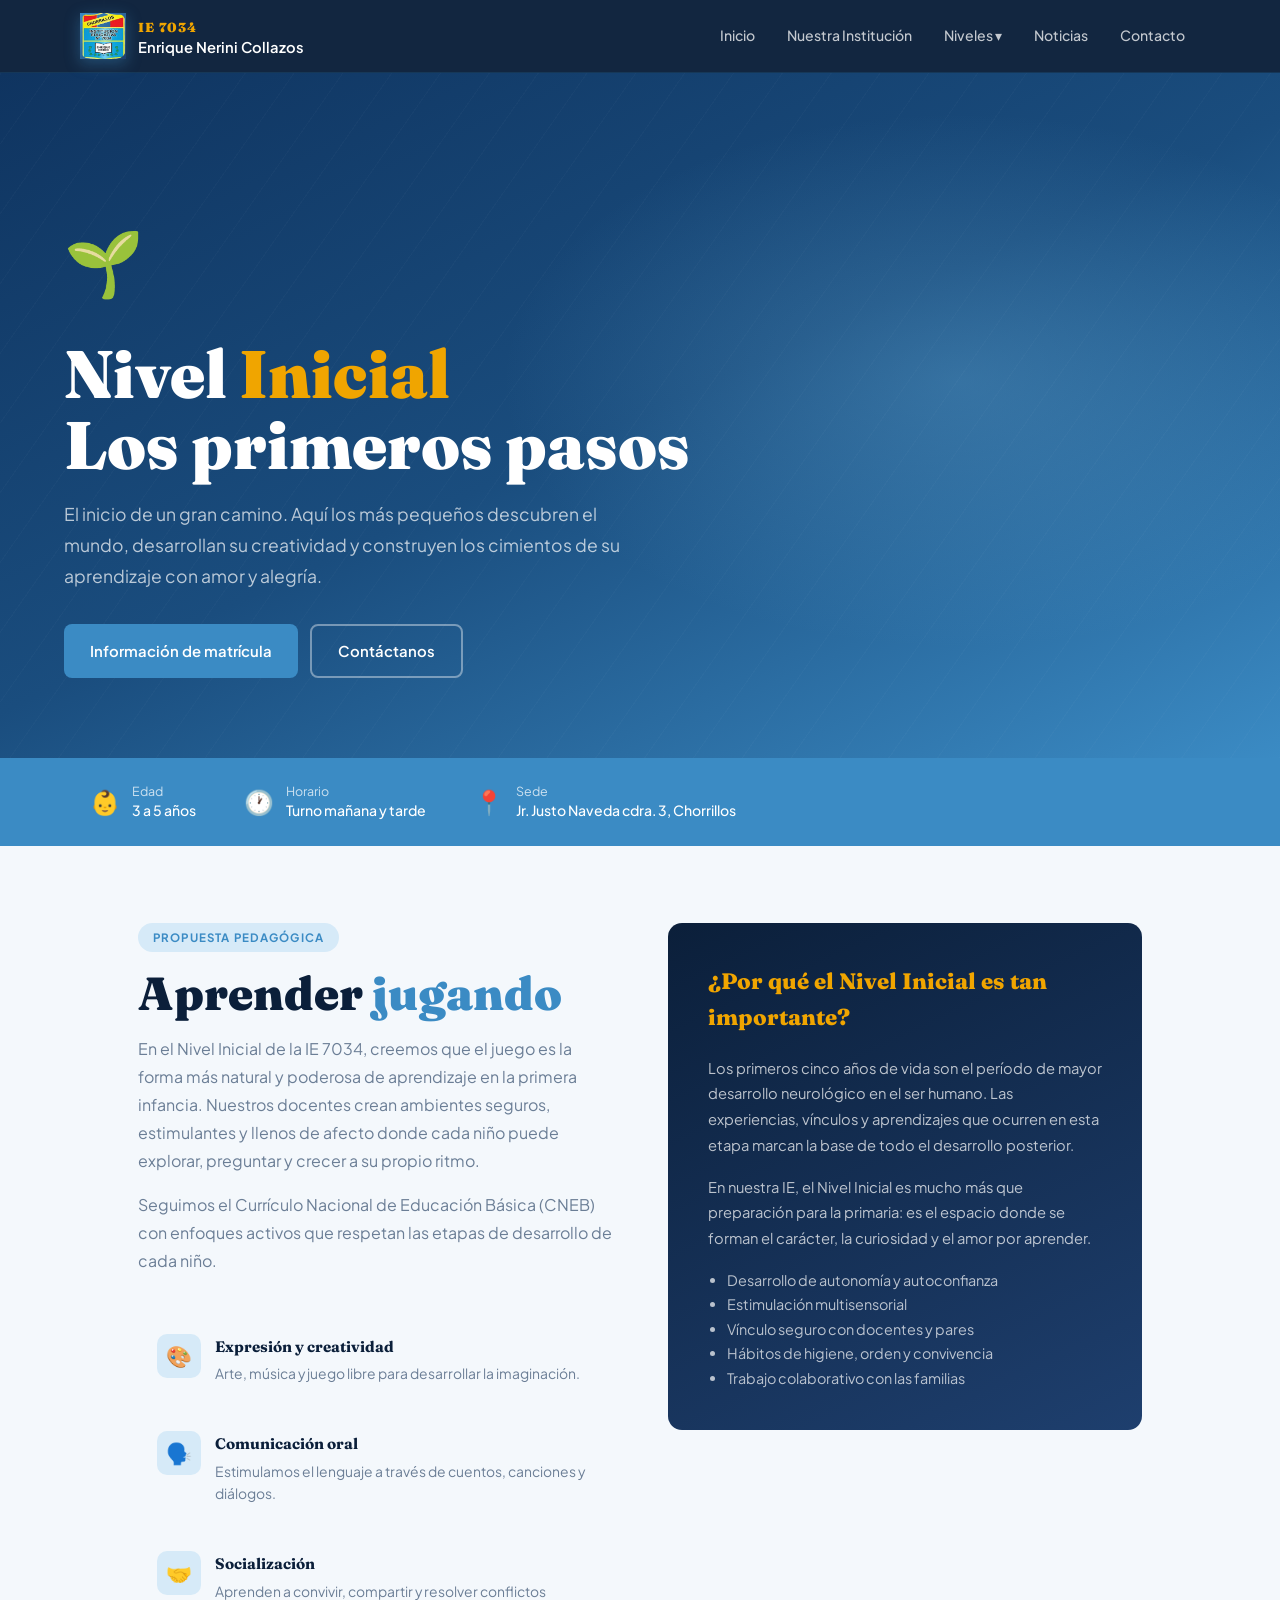
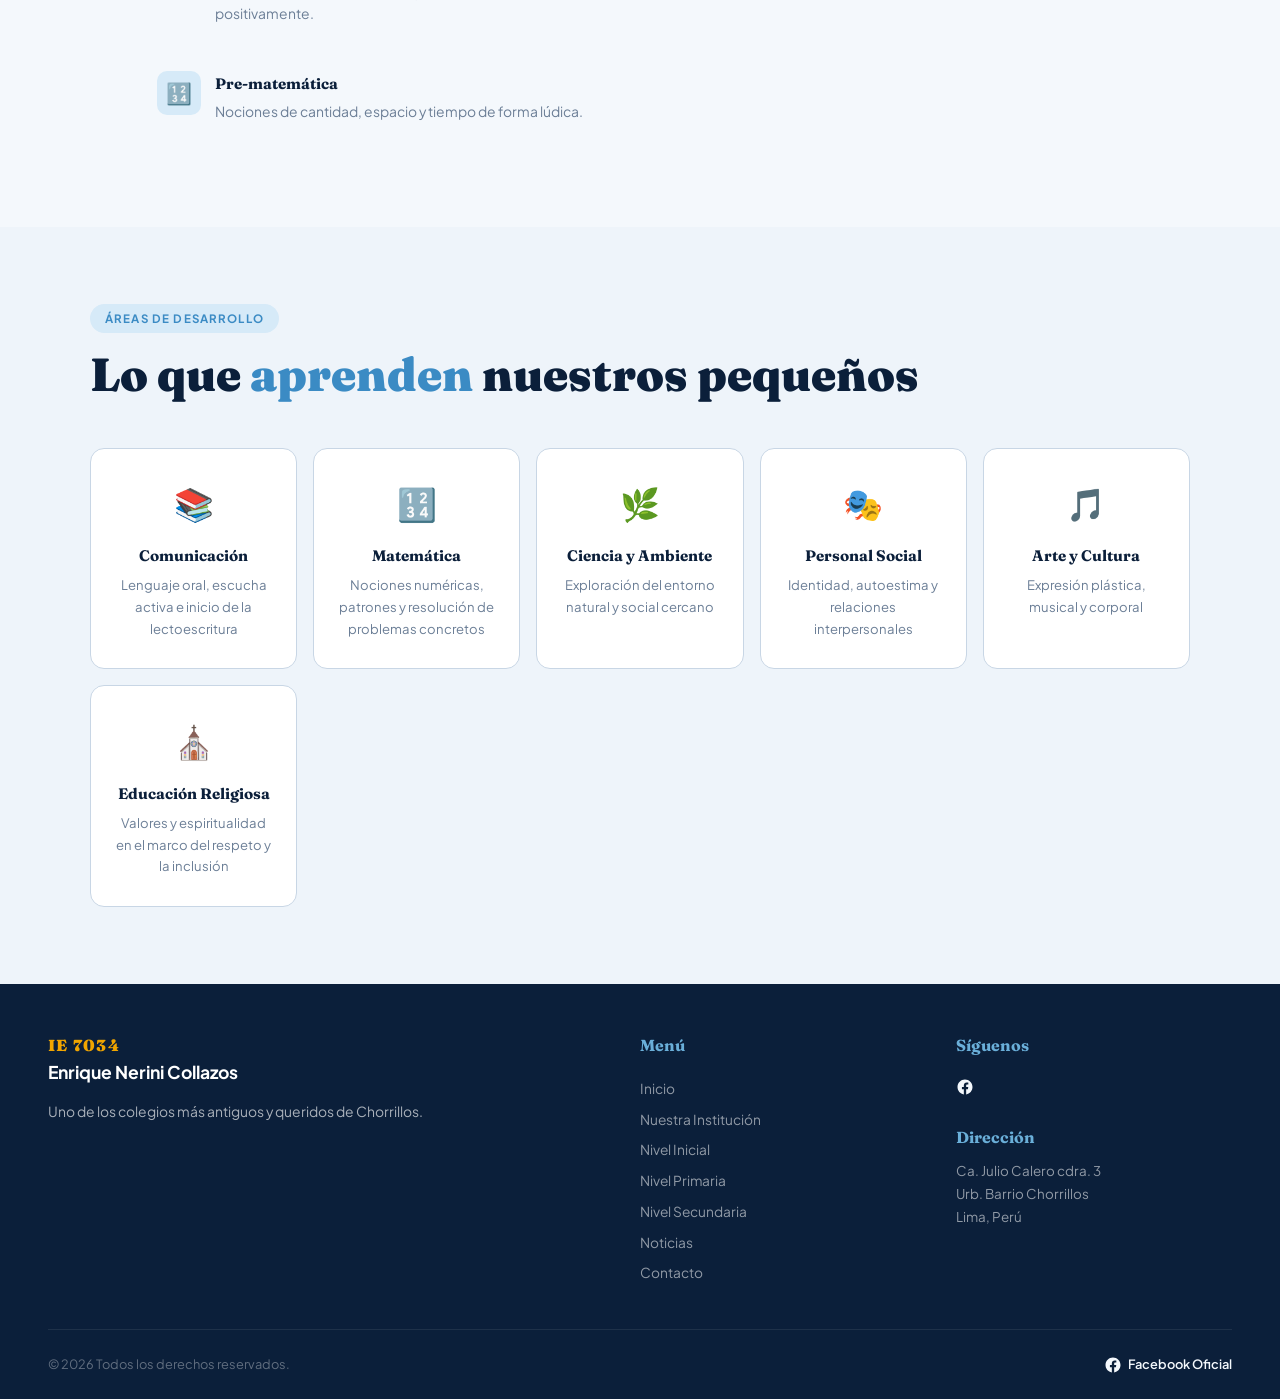
<file: inicial.html>
<!DOCTYPE html>
<html lang="es">
<head>
<meta charset="UTF-8"/>
<meta name="viewport" content="width=device-width,initial-scale=1.0"/>
<title>Nivel Inicial — IE 7034 Enrique Nerini Collazos</title>
<link rel="preconnect" href="https://fonts.googleapis.com">
<link href="https://fonts.googleapis.com/css2?family=Fraunces:ital,opsz,wght@0,9..144,400;0,9..144,700;0,9..144,900;1,9..144,400&family=Plus+Jakarta+Sans:wght@300;400;500;600;700&display=swap" rel="stylesheet">
<link rel="stylesheet" href="shared.css">
<style>
.level-hero{padding:calc(var(--nav-h) + 4rem) clamp(1.5rem,6vw,4rem) 5rem;position:relative;overflow:hidden;}
.level-hero.inicial{background:linear-gradient(155deg,#0f3460 0%,#1a4d7e 50%,var(--sky) 100%);}
.level-hero::before{content:'';position:absolute;inset:0;background:radial-gradient(ellipse 55% 60% at 75% 45%,rgba(106,175,217,.3) 0%,transparent 65%);pointer-events:none;}
.level-hero::after{content:'';position:absolute;inset:0;background-image:repeating-linear-gradient(-55deg,rgba(255,255,255,.02) 0px,rgba(255,255,255,.02) 1px,transparent 1px,transparent 40px);pointer-events:none;}
.level-hero-inner{position:relative;z-index:1;max-width:780px;}
.level-big-icon{font-size:4rem;margin-bottom:1.5rem;}
.level-hero h1{font-family:var(--font-head);font-size:clamp(2.4rem,5.5vw,4.2rem);font-weight:900;color:var(--white);line-height:1.06;margin-bottom:1.2rem;}
.level-hero h1 span{color:var(--gold);}
.level-hero p{font-size:1.1rem;color:rgba(255,255,255,.7);max-width:560px;line-height:1.75;}

.info-band{background:var(--sky);padding:1.5rem clamp(1.5rem,5vw,3rem);}
.info-band-inner{max-width:1100px;margin:0 auto;display:flex;gap:3rem;flex-wrap:wrap;align-items:center;}
.info-item{display:flex;align-items:center;gap:12px;color:var(--white);}
.info-item .ii-icon{font-size:1.5rem;}
.info-item p{font-size:.88rem;font-weight:500;line-height:1.4;}
.info-item strong{display:block;font-size:.78rem;opacity:.75;font-weight:400;}

.content-section{padding:clamp(3.5rem,6vw,5.5rem) clamp(1.5rem,5vw,3rem);max-width:1100px;margin:0 auto;}
.two-col{display:grid;grid-template-columns:1fr 1fr;gap:3.5rem;align-items:start;}
.feature-list{margin-top:2.5rem;}
.feature-item{display:flex;gap:14px;align-items:flex-start;padding:1.2rem;border-radius:var(--radius-sm);transition:background .2s;margin-bottom:.5rem;}
.feature-item:hover{background:var(--paper);}
.feature-item .fi-icon{width:44px;height:44px;border-radius:10px;background:var(--sky-pale);display:flex;align-items:center;justify-content:center;font-size:1.3rem;flex-shrink:0;}
.feature-item h4{font-family:var(--font-head);font-size:.95rem;font-weight:700;color:var(--navy);margin-bottom:.25rem;}
.feature-item p{font-size:.87rem;color:var(--gray);line-height:1.6;}

.highlight-box{background:linear-gradient(155deg,var(--navy) 0%,var(--navy-light) 100%);border-radius:var(--radius);padding:2.5rem;color:var(--white);}
.highlight-box h3{font-family:var(--font-head);font-size:1.4rem;font-weight:800;color:var(--gold);margin-bottom:1.2rem;}
.highlight-box p{font-size:.92rem;color:rgba(255,255,255,.72);line-height:1.75;margin-bottom:1rem;}
.highlight-box ul{padding-left:1.2rem;}
.highlight-box ul li{font-size:.9rem;color:rgba(255,255,255,.7);line-height:1.7;list-style:disc;}

.areas-grid{display:grid;grid-template-columns:repeat(auto-fill,minmax(200px,1fr));gap:1rem;margin-top:3rem;}
.area-card{background:var(--white);border-radius:var(--radius);padding:1.8rem 1.5rem;text-align:center;border:1px solid var(--gray-light);transition:transform .22s,box-shadow .22s;}
.area-card:hover{transform:translateY(-4px);box-shadow:0 10px 28px rgba(11,31,58,.1);}
.area-card .ac-icon{font-size:2rem;margin-bottom:.8rem;}
.area-card h4{font-family:var(--font-head);font-size:.95rem;font-weight:700;color:var(--navy);margin-bottom:.4rem;}
.area-card p{font-size:.82rem;color:var(--gray);}

@media(max-width:760px){.two-col{grid-template-columns:1fr;}.info-band-inner{gap:1.5rem;}}
</style>
</head>
<body>
<div class="page-wrap">

<nav id="navbar">
  <div class="nav-inner">
    <a class="brand" href="index.html">
      <div class="brand-icon">
        <img src="imagenes/logo.png" alt="IE 7034" style="width:100%;height:100%;object-fit:cover;border-radius:10px;" onerror="this.style.display='none';this.parentElement.innerHTML='<svg viewBox=\'0 0 40 40\' fill=\'none\'><path d=\'M20 5L5 13V27L20 35L35 27V13L20 5Z\' stroke=\'white\' stroke-width=\'1.8\' fill=\'rgba(255,255,255,0.1)\'/><text x=\'13.5\' y=\'25.5\' font-size=\'14\' font-weight=\'900\' fill=\'white\' font-family=\'Georgia,serif\'>N</text></svg>';">
      </div>
      <div class="brand-text"><span class="brand-num">IE 7034</span><span class="brand-name">Enrique Nerini Collazos</span></div>
    </a>
    <ul class="nav-links">
      <li><a href="index.html">Inicio</a></li>
      <li><a href="institucion.html">Nuestra Institución</a></li>
      <li class="has-drop"><a href="#">Niveles ▾</a><ul class="dropdown"><li><a href="inicial.html">Nivel Inicial</a></li><li><a href="primaria.html">Nivel Primaria</a></li><li><a href="secundaria.html">Nivel Secundaria</a></li></ul></li>
      <li><a href="noticias.html">Noticias</a></li>
      <li><a href="contacto.html">Contacto</a></li>
    </ul>
    <button class="hamburger" id="hamburger" aria-label="Menú"><span></span><span></span><span></span></button>
  </div>
  <div class="mobile-menu" id="mobileMenu">
    <a href="index.html">🏠 Inicio</a><a href="institucion.html">🏛️ Nuestra Institución</a><a href="inicial.html">🌱 Nivel Inicial</a><a href="primaria.html">📚 Nivel Primaria</a><a href="secundaria.html">🎓 Nivel Secundaria</a><a href="noticias.html">📰 Noticias</a><a href="contacto.html">✉️ Contacto</a><a href="https://www.facebook.com/people/IE-7034-Enrique-Nerini-Collazos-Oficial/61565542691167/?rdid=RrY4M7xkl9LasvE5&share_url=https%3A%2F%2Fwww.facebook.com%2Fshare%2F1FdRocnGXD%2F" target="_blank">📘 Facebook</a>
  </div>
</nav>

<div class="level-hero inicial">
  <div class="level-hero-inner fade-up">
    <div class="level-big-icon">🌱</div>
    <h1>Nivel <span>Inicial</span><br>Los primeros pasos</h1>
    <p>El inicio de un gran camino. Aquí los más pequeños descubren el mundo, desarrollan su creatividad y construyen los cimientos de su aprendizaje con amor y alegría.</p>
    <div style="margin-top:2rem;display:flex;gap:12px;flex-wrap:wrap;">
      <a href="contacto.html" class="btn btn-sky">Información de matrícula</a>
      <a href="contacto.html" class="btn btn-outline-white">Contáctanos</a>
    </div>
  </div>
</div>

<div class="info-band">
  <div class="info-band-inner">
    <div class="info-item"><span class="ii-icon">👶</span><p><strong>Edad</strong>3 a 5 años</p></div>
    <div class="info-item"><span class="ii-icon">🕐</span><p><strong>Horario</strong>Turno mañana y tarde</p></div>
    <div class="info-item"><span class="ii-icon">📍</span><p><strong>Sede</strong>Jr. Justo Naveda cdra. 3, Chorrillos</p></div>
  </div>
</div>

<div class="content-section">
  <div class="two-col">
    <div class="fade-up">
      <span class="tag-label">Propuesta pedagógica</span>
      <h2 class="sec-title">Aprender <span>jugando</span></h2>
      <p style="color:var(--gray);line-height:1.75;margin-bottom:1rem;">En el Nivel Inicial de la IE 7034, creemos que el juego es la forma más natural y poderosa de aprendizaje en la primera infancia. Nuestros docentes crean ambientes seguros, estimulantes y llenos de afecto donde cada niño puede explorar, preguntar y crecer a su propio ritmo.</p>
      <p style="color:var(--gray);line-height:1.75;">Seguimos el Currículo Nacional de Educación Básica (CNEB) con enfoques activos que respetan las etapas de desarrollo de cada niño.</p>
      <div class="feature-list">
        <div class="feature-item"><div class="fi-icon">🎨</div><div><h4>Expresión y creatividad</h4><p>Arte, música y juego libre para desarrollar la imaginación.</p></div></div>
        <div class="feature-item"><div class="fi-icon">🗣️</div><div><h4>Comunicación oral</h4><p>Estimulamos el lenguaje a través de cuentos, canciones y diálogos.</p></div></div>
        <div class="feature-item"><div class="fi-icon">🤝</div><div><h4>Socialización</h4><p>Aprenden a convivir, compartir y resolver conflictos positivamente.</p></div></div>
        <div class="feature-item"><div class="fi-icon">🔢</div><p style="display:none"></p><div><h4>Pre-matemática</h4><p>Nociones de cantidad, espacio y tiempo de forma lúdica.</p></div></div>
      </div>
    </div>
    <div class="fade-up-2">
      <div class="highlight-box">
        <h3>¿Por qué el Nivel Inicial es tan importante?</h3>
        <p>Los primeros cinco años de vida son el período de mayor desarrollo neurológico en el ser humano. Las experiencias, vínculos y aprendizajes que ocurren en esta etapa marcan la base de todo el desarrollo posterior.</p>
        <p>En nuestra IE, el Nivel Inicial es mucho más que preparación para la primaria: es el espacio donde se forman el carácter, la curiosidad y el amor por aprender.</p>
        <ul>
          <li>Desarrollo de autonomía y autoconfianza</li>
          <li>Estimulación multisensorial</li>
          <li>Vínculo seguro con docentes y pares</li>
          <li>Hábitos de higiene, orden y convivencia</li>
          <li>Trabajo colaborativo con las familias</li>
        </ul>
      </div>
    </div>
  </div>
</div>

<div style="background:var(--paper);padding:clamp(3rem,6vw,5rem) clamp(1.5rem,5vw,3rem);">
  <div style="max-width:1100px;margin:0 auto;">
    <span class="tag-label">Áreas de desarrollo</span>
    <h2 class="sec-title">Lo que <span>aprenden</span> nuestros pequeños</h2>
    <div class="areas-grid">
      <div class="area-card"><div class="ac-icon">📚</div><h4>Comunicación</h4><p>Lenguaje oral, escucha activa e inicio de la lectoescritura</p></div>
      <div class="area-card"><div class="ac-icon">🔢</div><h4>Matemática</h4><p>Nociones numéricas, patrones y resolución de problemas concretos</p></div>
      <div class="area-card"><div class="ac-icon">🌿</div><h4>Ciencia y Ambiente</h4><p>Exploración del entorno natural y social cercano</p></div>
      <div class="area-card"><div class="ac-icon">🎭</div><h4>Personal Social</h4><p>Identidad, autoestima y relaciones interpersonales</p></div>
      <div class="area-card"><div class="ac-icon">🎵</div><h4>Arte y Cultura</h4><p>Expresión plástica, musical y corporal</p></div>
      <div class="area-card"><div class="ac-icon">⛪</div><h4>Educación Religiosa</h4><p>Valores y espiritualidad en el marco del respeto y la inclusión</p></div>
    </div>
  </div>
</div>

<footer>
  <div class="footer-inner">
    <div class="footer-brand">
      <div style="margin-bottom:.6rem;"><span style="font-family:var(--font-head);font-size:1rem;color:var(--gold);font-weight:900;letter-spacing:.08em;">IE 7034</span><br><span style="font-size:1.1rem;color:var(--white);font-weight:700;">Enrique Nerini Collazos</span></div>
      <p style="margin-top:.8rem;">Uno de los colegios más antiguos y queridos de Chorrillos.</p>
    </div>
    <div class="footer-col">
      <h4>Menú</h4>
      <a href="index.html">Inicio</a>
      <a href="institucion.html">Nuestra Institución</a>
      <a href="inicial.html">Nivel Inicial</a>
      <a href="primaria.html">Nivel Primaria</a>
      <a href="secundaria.html">Nivel Secundaria</a>
      <a href="noticias.html">Noticias</a>
      <a href="contacto.html">Contacto</a>
    </div>
    <div class="footer-col">
      <h4>Síguenos</h4>
      <a href="https://www.facebook.com/people/IE-7034-Enrique-Nerini-Collazos-Oficial/61565542691167/?rdid=RrY4M7xkl9LasvE5&share_url=https%3A%2F%2Fwww.facebook.com%2Fshare%2F1FdRocnGXD%2F" 
        target="_blank" 
        style="color:#F4F8FC; font-weight:600; display:flex; align-items:center; gap:6px; text-decoration:none;">

        <svg width="18" height="18" viewBox="0 0 24 24" fill="#F4F8FC" xmlns="http://www.w3.org/2000/svg">
          <path d="M22 12.07C22 6.48 17.52 2 11.93 2C6.48 2 2 6.48 2 12.07C2 17.06 5.66 21.18 10.44 22V14.89H7.9V12.07H10.44V9.93C10.44 7.41 11.93 6.03 14.22 6.03C15.3 6.03 16.44 6.21 16.44 6.21V8.7H15.19C13.96 8.7 13.56 9.47 13.56 10.26V12.07H16.33L15.89 14.89H13.56V22C18.34 21.18 22 17.06 22 12.07Z"/>
        </svg>
      </a>
    <div style="margin-top:1.5rem;"><h4 style="margin-bottom:.6rem;">Dirección</h4><p style="font-size:.84rem;line-height:1.7;color:rgba(255,255,255,.55);">Ca. Julio Calero cdra. 3<br>Urb. Barrio Chorrillos<br>Lima, Perú</p></div>
    </div>
  </div>
  <div class="footer-bottom">
    <span>© 2026 Todos los derechos reservados.</span>
    <a href="https://www.facebook.com/people/IE-7034-Enrique-Nerini-Collazos-Oficial/61565542691167/?rdid=RrY4M7xkl9LasvE5&share_url=https%3A%2F%2Fwww.facebook.com%2Fshare%2F1FdRocnGXD%2F" 
      target="_blank" 
      style="color:#F4F8FC; font-weight:600; display:flex; align-items:center; gap:6px; text-decoration:none;">

      <svg width="18" height="18" viewBox="0 0 24 24" fill="#F4F8FC" xmlns="http://www.w3.org/2000/svg">
        <path d="M22 12.07C22 6.48 17.52 2 11.93 2C6.48 2 2 6.48 2 12.07C2 17.06 5.66 21.18 10.44 22V14.89H7.9V12.07H10.44V9.93C10.44 7.41 11.93 6.03 14.22 6.03C15.3 6.03 16.44 6.21 16.44 6.21V8.7H15.19C13.96 8.7 13.56 9.47 13.56 10.26V12.07H16.33L15.89 14.89H13.56V22C18.34 21.18 22 17.06 22 12.07Z"/>
      </svg>
      Facebook Oficial
    </a>  
</div>
</footer>
</div>
<script src="shared.js"></script>
</body>
</html>
</file>
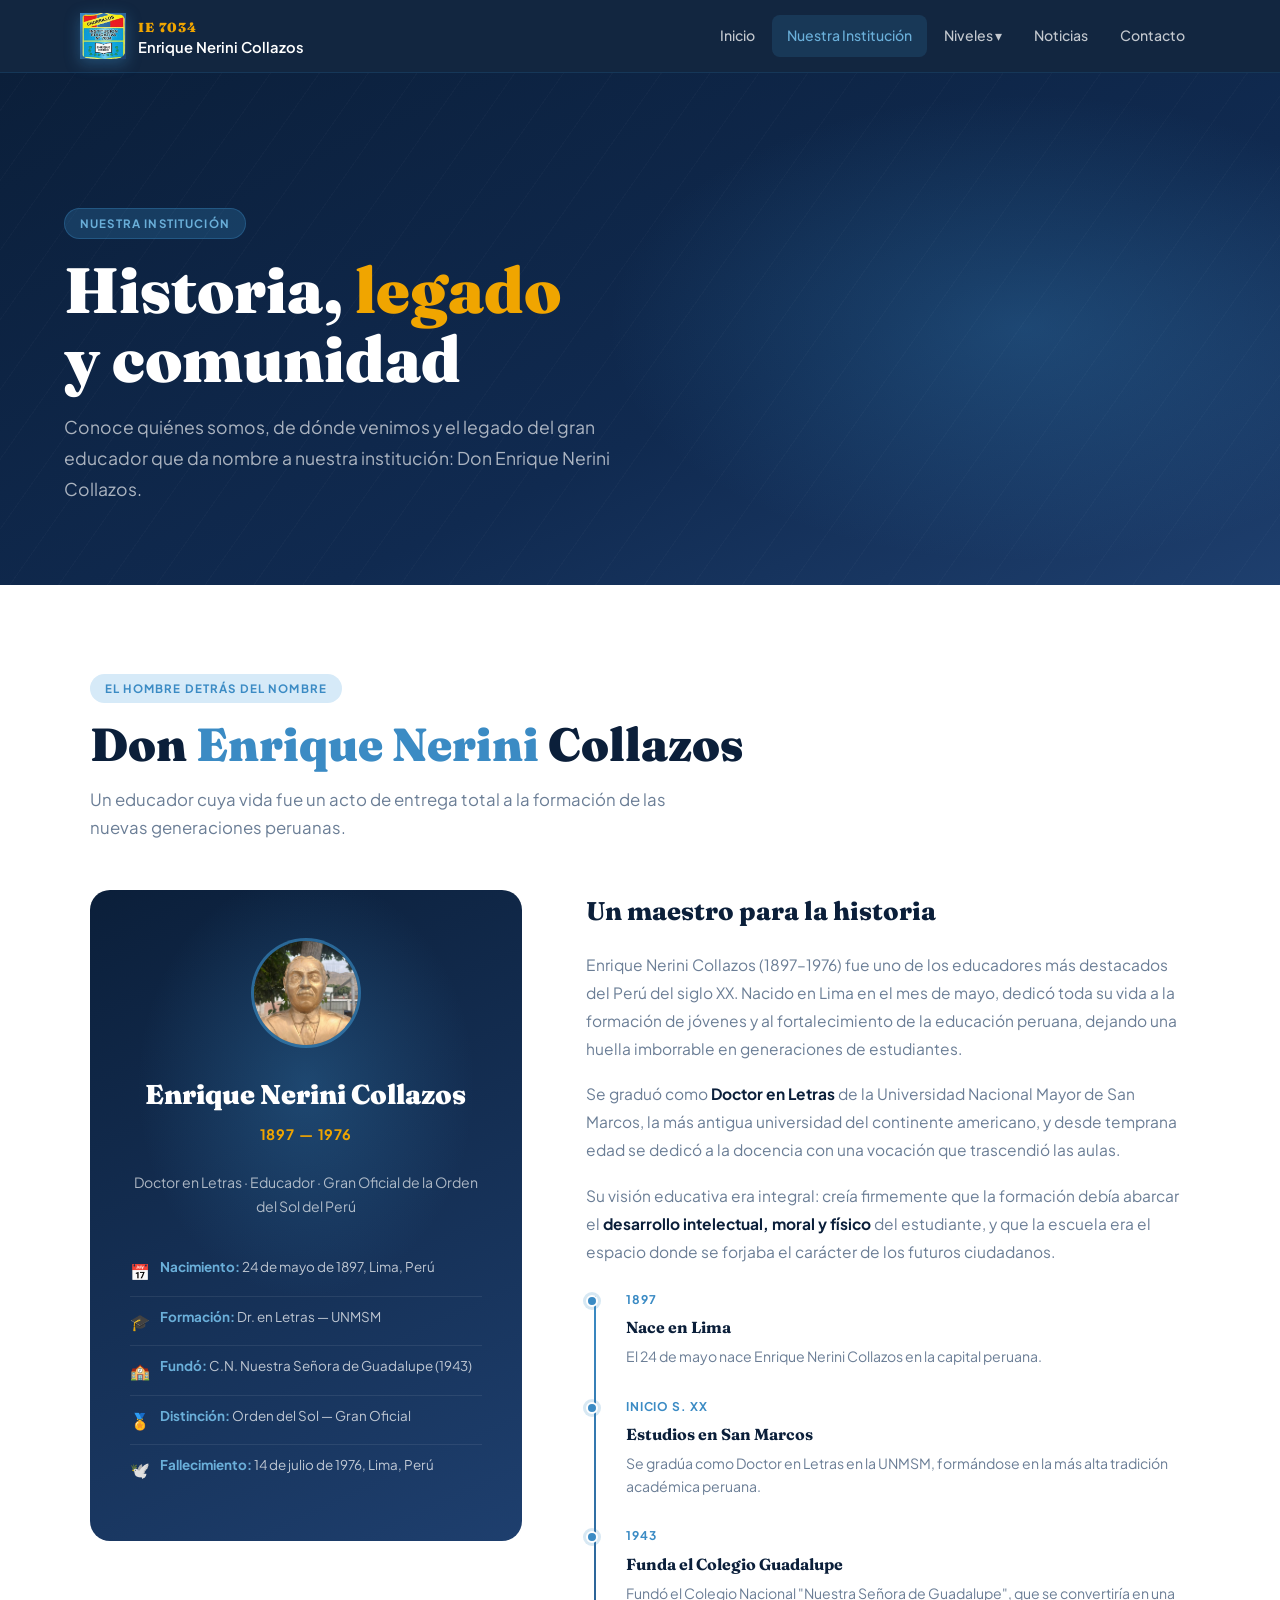
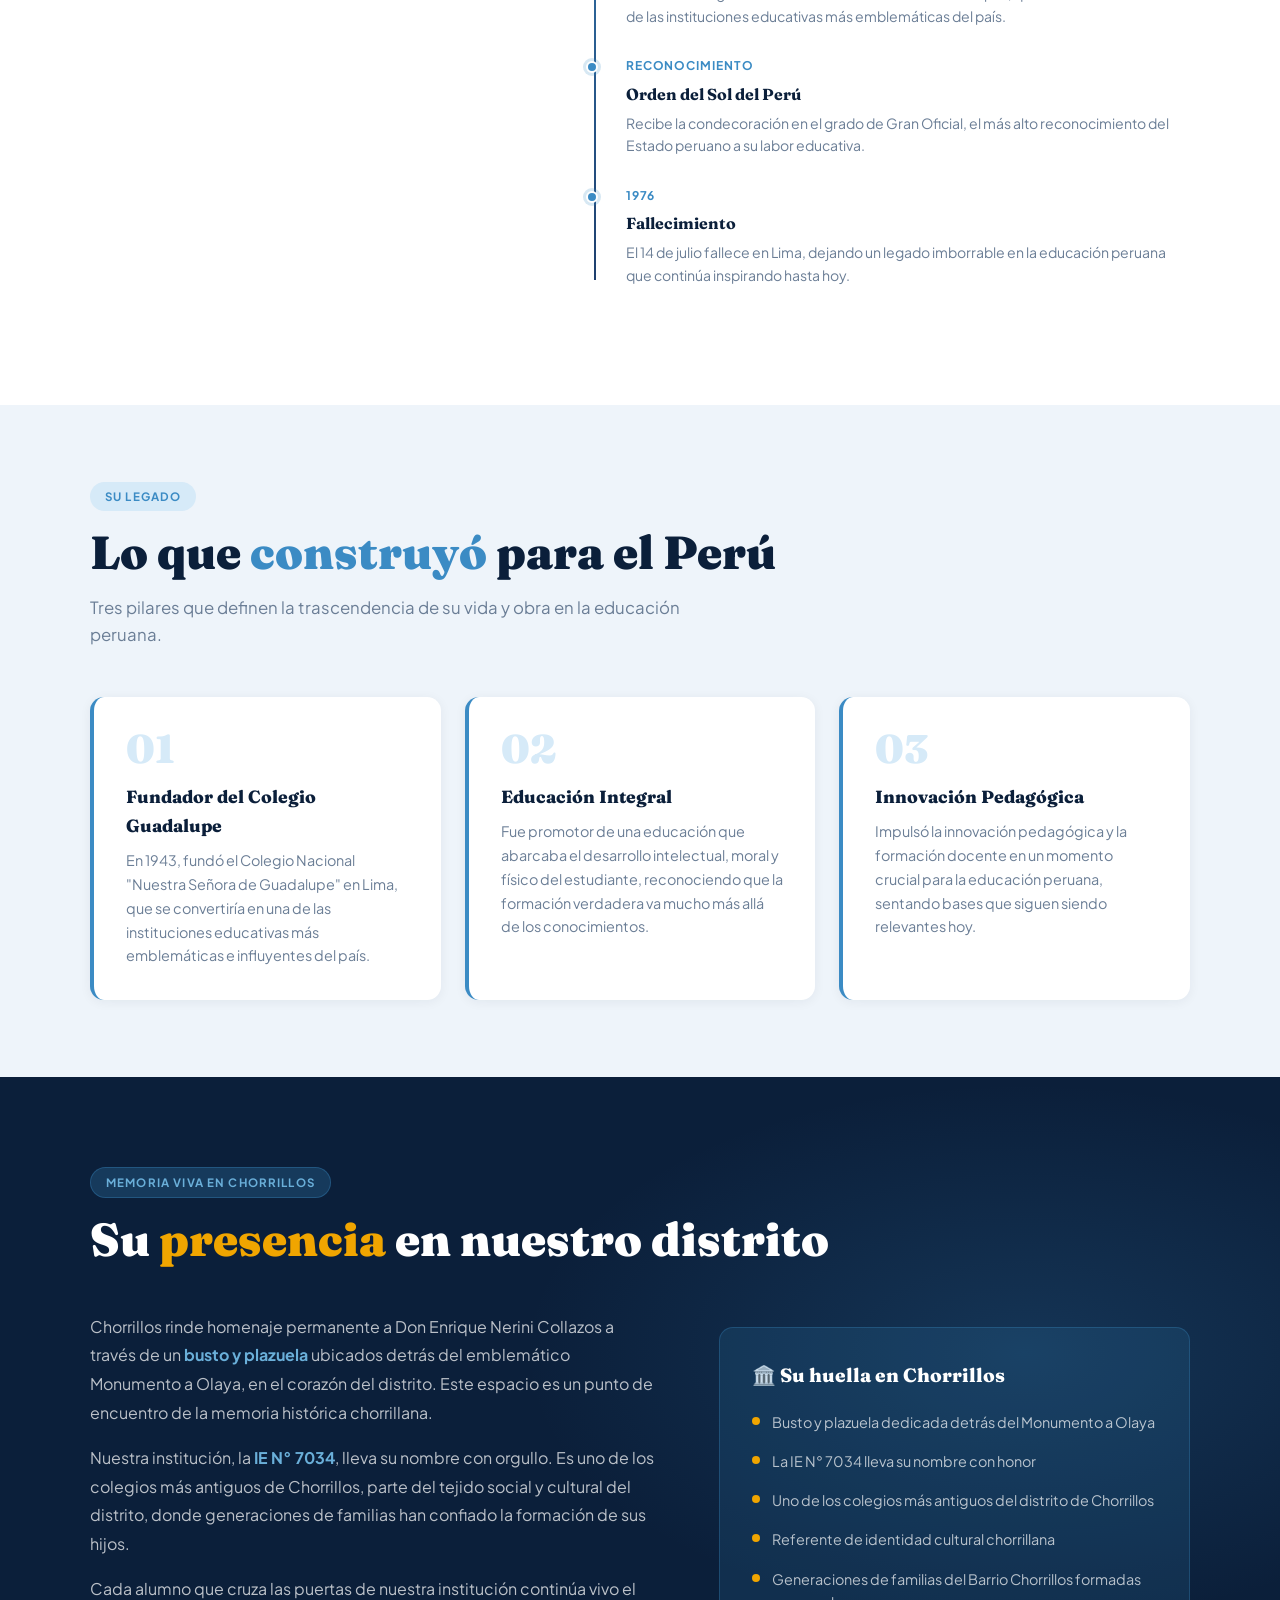
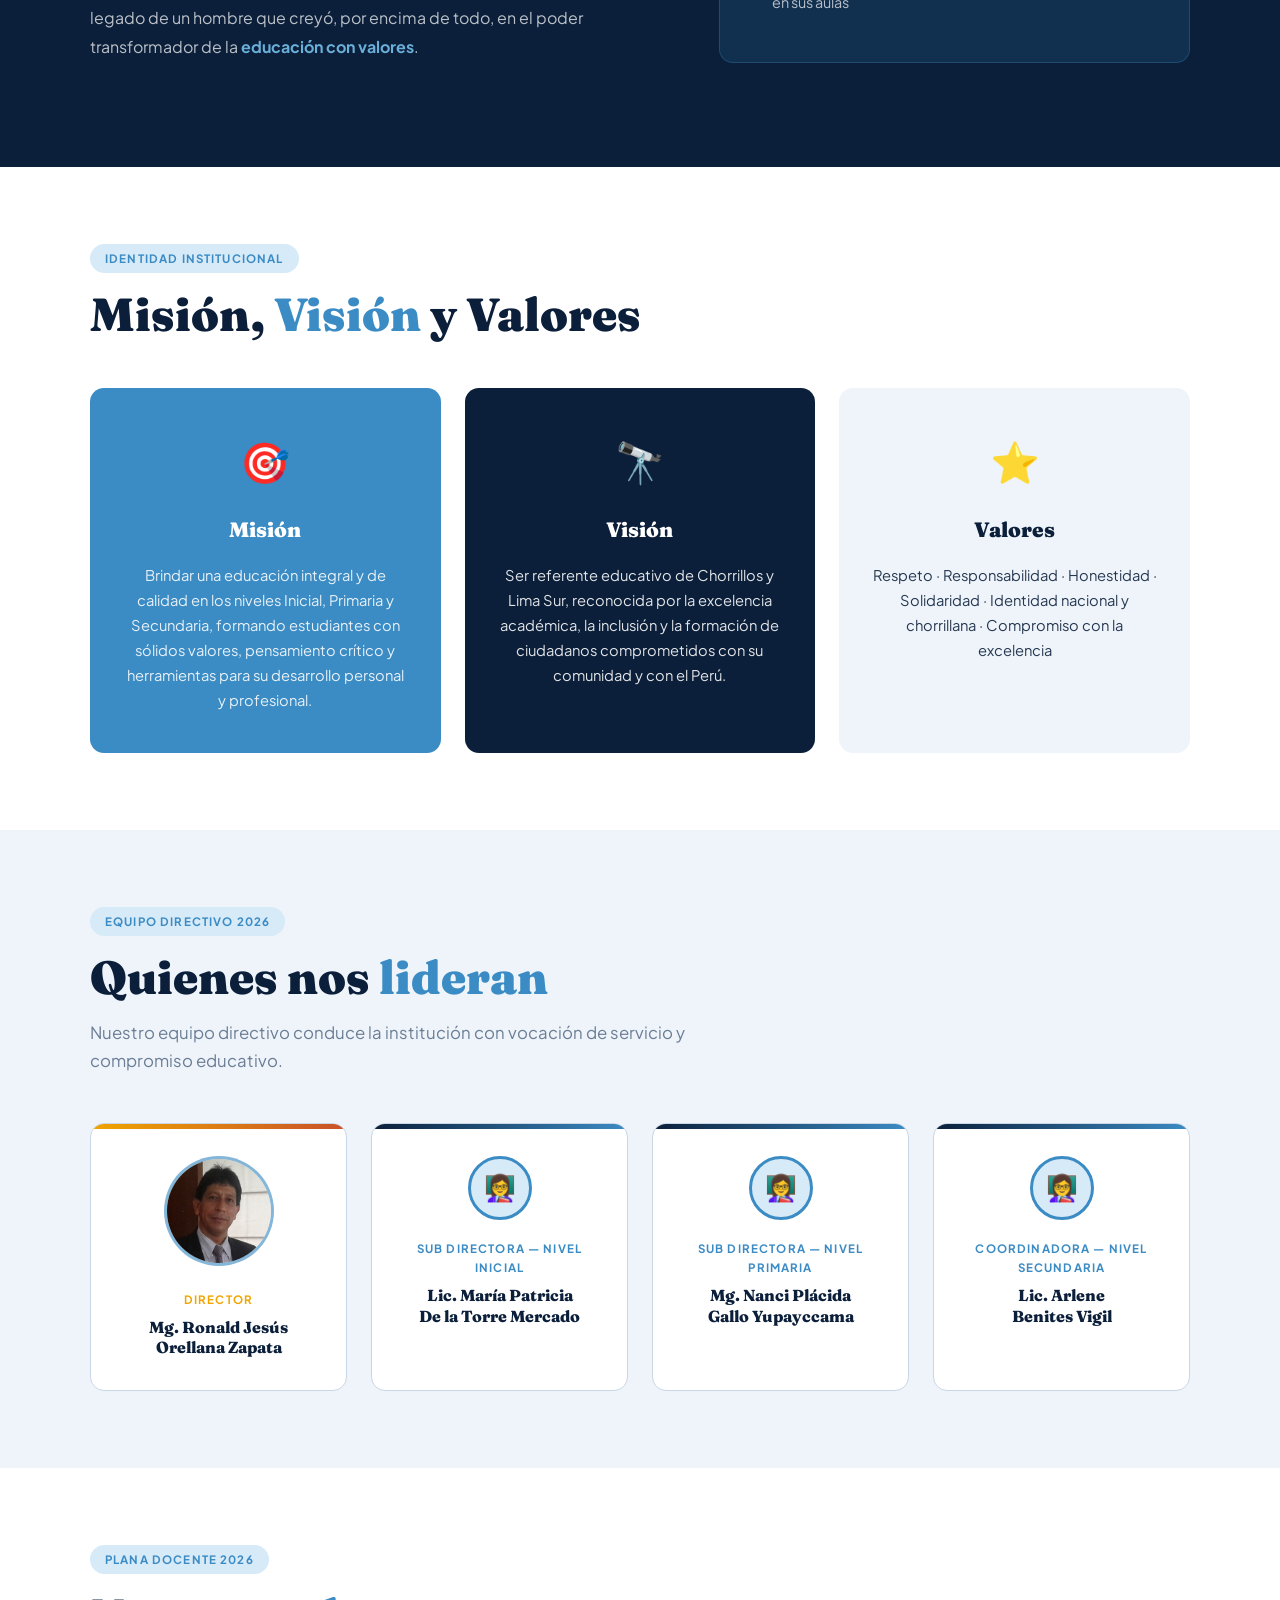
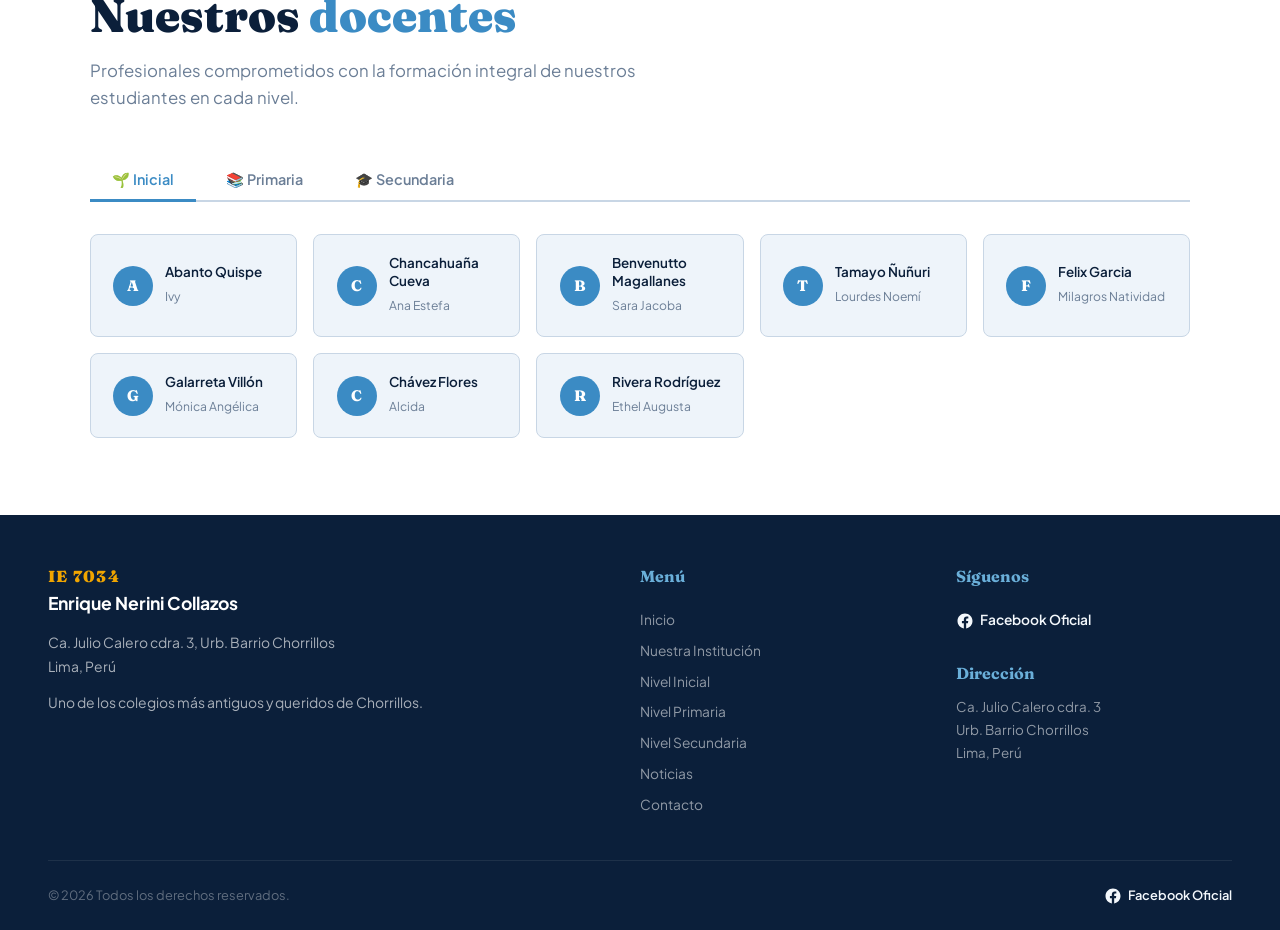
<file: institucion.html>
<!DOCTYPE html>
<html lang="es">
<head>
<meta charset="UTF-8"/>
<meta name="viewport" content="width=device-width,initial-scale=1.0"/>
<title>Nuestra Institución — IE 7034 Enrique Nerini Collazos</title>
<link rel="preconnect" href="https://fonts.googleapis.com">
<link href="https://fonts.googleapis.com/css2?family=Fraunces:ital,opsz,wght@0,9..144,400;0,9..144,700;0,9..144,900;1,9..144,400&family=Plus+Jakarta+Sans:wght@300;400;500;600;700&display=swap" rel="stylesheet">
<link rel="stylesheet" href="shared.css">
<style>
.page-hero{background:linear-gradient(155deg,var(--navy) 0%,#102a50 60%,var(--navy-light) 100%);padding:calc(var(--nav-h) + 4rem) clamp(1.5rem,6vw,4rem) 5rem;position:relative;overflow:hidden;}
.page-hero::before{content:'';position:absolute;inset:0;background:radial-gradient(ellipse 50% 70% at 80% 50%,rgba(59,139,196,.28) 0%,transparent 65%);pointer-events:none;}
.page-hero::after{content:'';position:absolute;inset:0;background-image:repeating-linear-gradient(-55deg,rgba(255,255,255,.02) 0px,rgba(255,255,255,.02) 1px,transparent 1px,transparent 40px);pointer-events:none;}
.page-hero-inner{position:relative;z-index:1;max-width:800px;}
.page-hero .tag-label{background:rgba(59,139,196,.25);color:var(--sky-light);border:1px solid rgba(59,139,196,.35);}
.page-hero h1{font-family:var(--font-head);font-size:clamp(2.2rem,5vw,4rem);font-weight:900;color:var(--white);line-height:1.08;margin-bottom:1.2rem;}
.page-hero h1 span{color:var(--gold);}
.page-hero p{font-size:1.1rem;color:rgba(255,255,255,.65);max-width:560px;line-height:1.75;}

/* Nerini section */
.nerini-section{background:var(--white);padding:clamp(4rem,7vw,6rem) clamp(1.5rem,5vw,3rem);}
.nerini-inner{max-width:1100px;margin:0 auto;}
.nerini-grid{display:grid;grid-template-columns:1fr 1.4fr;gap:4rem;align-items:start;margin-top:3rem;}
.nerini-portrait{background:linear-gradient(155deg,var(--navy) 0%,var(--navy-light) 100%);border-radius:20px;padding:3rem 2.5rem;text-align:center;color:var(--white);position:relative;overflow:hidden;}
.nerini-portrait::before{content:'';position:absolute;inset:0;background:radial-gradient(ellipse 60% 50% at 50% 30%,rgba(59,139,196,.3) 0%,transparent 65%);}
.nerini-portrait-inner{position:relative;z-index:1;}
.portrait-circle{width:110px;height:110px;border-radius:50%;background:rgba(59,139,196,.25);border:3px solid rgba(59,139,196,.5);display:flex;align-items:center;justify-content:center;overflow:hidden;margin:0 auto 1.5rem;font-size:3rem;}
.nerini-portrait h3{font-family:var(--font-head);font-size:1.7rem;font-weight:900;color:var(--white);margin-bottom:.4rem;}
.nerini-portrait .years{font-size:.9rem;color:var(--gold);font-weight:700;letter-spacing:.06em;margin-bottom:1.5rem;}
.nerini-portrait .quick-facts{text-align:left;margin-top:1.8rem;}
.quick-fact{display:flex;gap:10px;align-items:flex-start;padding:10px 0;border-bottom:1px solid rgba(255,255,255,.08);}
.quick-fact:last-child{border-bottom:none;}
.quick-fact .icon{font-size:1rem;flex-shrink:0;margin-top:2px;}
.quick-fact p{font-size:.84rem;color:rgba(255,255,255,.72);line-height:1.5;}
.quick-fact strong{color:var(--sky-light);}
.nerini-bio h3{font-family:var(--font-head);font-size:1.6rem;font-weight:800;color:var(--navy);margin-bottom:1.2rem;}
.nerini-bio p{font-size:.97rem;color:var(--gray);line-height:1.8;margin-bottom:1.1rem;}
.nerini-bio strong{color:var(--navy);}

/* Timeline */
.timeline{margin-top:1.5rem;position:relative;padding-left:2.5rem;}
.timeline::before{content:'';position:absolute;left:8px;top:6px;bottom:6px;width:2px;background:linear-gradient(to bottom,var(--sky) 0%,var(--navy-light) 100%);}
.tl-item{position:relative;margin-bottom:1.8rem;}
.tl-item::before{content:'';position:absolute;left:-2.5rem;top:5px;width:12px;height:12px;border-radius:50%;background:var(--sky);border:2px solid var(--white);box-shadow:0 0 0 3px rgba(59,139,196,.2);}
.tl-year{font-size:.75rem;font-weight:700;color:var(--sky);letter-spacing:.08em;text-transform:uppercase;margin-bottom:.3rem;}
.tl-item h4{font-family:var(--font-head);font-size:1rem;font-weight:700;color:var(--navy);margin-bottom:.3rem;}
.tl-item p{font-size:.88rem;color:var(--gray);line-height:1.6;}

/* Legado */
.legado-bg{background:var(--paper);padding:clamp(3.5rem,6vw,5.5rem) clamp(1.5rem,5vw,3rem);}
.legado-inner{max-width:1100px;margin:0 auto;}
.legado-grid{display:grid;grid-template-columns:repeat(auto-fill,minmax(280px,1fr));gap:1.5rem;margin-top:3rem;}
.legado-card{background:var(--white);border-radius:var(--radius);padding:2rem;border-left:4px solid var(--sky);box-shadow:0 2px 12px rgba(11,31,58,.06);transition:transform .25s,box-shadow .25s;}
.legado-card:hover{transform:translateY(-4px);box-shadow:0 10px 32px rgba(11,31,58,.1);}
.legado-card .lc-num{font-family:var(--font-head);font-size:2.5rem;font-weight:900;color:var(--sky-pale);line-height:1;margin-bottom:.8rem;}
.legado-card h4{font-family:var(--font-head);font-size:1.1rem;font-weight:800;color:var(--navy);margin-bottom:.6rem;}
.legado-card p{font-size:.9rem;color:var(--gray);line-height:1.65;}

/* Chorrillos */
.chorrillos-section{background:var(--navy);padding:clamp(4rem,7vw,6rem) clamp(1.5rem,5vw,3rem);position:relative;overflow:hidden;}
.chorrillos-section::before{content:'';position:absolute;inset:0;background:radial-gradient(ellipse 60% 60% at 80% 40%,rgba(59,139,196,.2) 0%,transparent 65%);}
.chorrillos-inner{max-width:1100px;margin:0 auto;position:relative;z-index:1;}
.chorrillos-grid{display:grid;grid-template-columns:1.2fr 1fr;gap:4rem;align-items:center;margin-top:3rem;}
.chorrillos-text p{color:rgba(255,255,255,.72);font-size:1rem;line-height:1.8;margin-bottom:1rem;}
.chorrillos-text strong{color:var(--sky-light);}
.chorrillos-highlight{background:rgba(59,139,196,.15);border:1px solid rgba(59,139,196,.3);border-radius:var(--radius);padding:2rem;}
.chorrillos-highlight h4{font-family:var(--font-head);font-size:1.2rem;font-weight:800;color:var(--white);margin-bottom:1.2rem;}
.ch-item{display:flex;gap:12px;align-items:flex-start;margin-bottom:1rem;}
.ch-item .ch-dot{width:8px;height:8px;border-radius:50%;background:var(--gold);flex-shrink:0;margin-top:6px;}
.ch-item p{font-size:.9rem;color:rgba(255,255,255,.7);line-height:1.6;}

/* MVV */
.mvv-bg{background:var(--white);padding:clamp(3.5rem,6vw,5.5rem) clamp(1.5rem,5vw,3rem);}
.mvv-inner{max-width:1100px;margin:0 auto;}
.mvv-grid{display:grid;grid-template-columns:repeat(3,1fr);gap:1.5rem;margin-top:3rem;}
.mvv-card{border-radius:var(--radius);padding:2.5rem 2rem;text-align:center;}
.mvv-card.mision{background:var(--sky);color:var(--white);}
.mvv-card.vision{background:var(--navy);color:var(--white);}
.mvv-card.valores{background:var(--paper);color:var(--ink);}
.mvv-card h3{font-family:var(--font-head);font-size:1.3rem;font-weight:900;margin-bottom:1rem;}
.mvv-card.valores h3{color:var(--navy);}
.mvv-card p{font-size:.92rem;line-height:1.7;opacity:.88;}
.mvv-icon{font-size:2.5rem;margin-bottom:1.2rem;}

/* ── EQUIPO DIRECTIVO ── */
.directivo-bg{background:var(--paper);padding:clamp(3.5rem,6vw,5.5rem) clamp(1.5rem,5vw,3rem);}
.directivo-inner{max-width:1100px;margin:0 auto;}
.directivo-grid{display:grid;grid-template-columns:repeat(auto-fill,minmax(240px,1fr));gap:1.5rem;margin-top:3rem;}
.directivo-card{background:var(--white);border-radius:var(--radius);padding:2rem 1.8rem;border:1px solid var(--gray-light);text-align:center;transition:transform .25s,box-shadow .25s;position:relative;overflow:hidden;}
.directivo-card::before{content:'';position:absolute;top:0;left:0;right:0;height:5px;background:linear-gradient(90deg,var(--navy),var(--sky));}
.directivo-card:hover{transform:translateY(-4px);box-shadow:0 12px 36px rgba(11,31,58,.1);}
.directivo-card.director::before{background:linear-gradient(90deg,var(--gold),var(--warm, #c8522a));}
.directivo-avatar{width:64px;height:64px;border-radius:50%;background:var(--sky-pale);border:3px solid var(--sky);display:flex;align-items:center;justify-content:center;font-size:1.6rem;margin:0 auto 1.2rem;}
.directivo-card.director .directivo-avatar{background:rgba(240,165,0,.15);border-color:var(--gold);}
.directivo-role{font-size:.72rem;font-weight:700;letter-spacing:.1em;text-transform:uppercase;color:var(--sky);margin-bottom:.5rem;}
.directivo-card.director .directivo-role{color:var(--gold);}
.directivo-name{font-family:var(--font-head);font-size:1rem;font-weight:800;color:var(--navy);line-height:1.3;}

/* ── PLANA DOCENTE ── */
.docente-bg{background:var(--white);padding:clamp(3.5rem,6vw,5.5rem) clamp(1.5rem,5vw,3rem);}
.docente-inner{max-width:1100px;margin:0 auto;}
.docente-tabs{display:flex;gap:8px;margin-top:2.5rem;border-bottom:2px solid var(--gray-light);padding-bottom:0;}
.tab-btn{padding:10px 22px;border:none;background:none;font-family:var(--font-body);font-size:.9rem;font-weight:600;color:var(--gray);cursor:pointer;border-bottom:3px solid transparent;margin-bottom:-2px;transition:color .2s,border-color .2s;border-radius:var(--radius-sm) var(--radius-sm) 0 0;}
.tab-btn:hover{color:var(--navy);}
.tab-btn.active{color:var(--sky);border-bottom-color:var(--sky);}
.tab-panel{display:none;padding-top:2rem;}
.tab-panel.active{display:block;}
.docente-grid{display:grid;grid-template-columns:repeat(auto-fill,minmax(200px,1fr));gap:1rem;}
.docente-card{background:var(--paper);border-radius:var(--radius-sm);padding:1.2rem 1.4rem;display:flex;align-items:center;gap:12px;border:1px solid var(--gray-light);transition:background .2s,transform .2s;}
.docente-card:hover{background:var(--sky-pale);transform:translateX(3px);}
.docente-initial{width:40px;height:40px;border-radius:50%;background:var(--sky);display:flex;align-items:center;justify-content:center;font-size:.95rem;font-weight:800;color:var(--white);flex-shrink:0;font-family:var(--font-head);}
.docente-card p{font-size:.84rem;font-weight:600;color:var(--navy);line-height:1.35;}
.docente-card span{font-size:.76rem;color:var(--gray);}

@media(max-width:820px){.nerini-grid{grid-template-columns:1fr;}.chorrillos-grid{grid-template-columns:1fr;}.mvv-grid{grid-template-columns:1fr;}.docente-tabs{flex-wrap:wrap;}}
</style>
</head>
<body>
<div class="page-wrap">

<nav id="navbar">
  <div class="nav-inner">
    <a class="brand" href="index.html">
      <div class="brand-icon">
        <img src="imagenes/logo.png" alt="Enrique Nerini" style="width:100%;height:100%;object-fit:cover;border-radius:10px;" onerror="this.style.display='none';this.parentElement.innerHTML='<svg viewBox=\'0 0 40 40\' fill=\'none\'><path d=\'M20 5L5 13V27L20 35L35 27V13L20 5Z\' stroke=\'white\' stroke-width=\'1.8\' fill=\'rgba(255,255,255,0.1)\'/><text x=\'13.5\' y=\'25.5\' font-size=\'14\' font-weight=\'900\' fill=\'white\' font-family=\'Georgia,serif\'>N</text></svg>';">
      </div>
      <div class="brand-text"><span class="brand-num">IE 7034</span><span class="brand-name">Enrique Nerini Collazos</span></div>
    </a>
    <ul class="nav-links">
      <li><a href="index.html">Inicio</a></li>
      <li><a href="institucion.html" class="current">Nuestra Institución</a></li>
      <li class="has-drop"><a href="#">Niveles ▾</a><ul class="dropdown"><li><a href="inicial.html">Nivel Inicial</a></li><li><a href="primaria.html">Nivel Primaria</a></li><li><a href="secundaria.html">Nivel Secundaria</a></li></ul></li>
      <li><a href="noticias.html">Noticias</a></li>
      <li><a href="contacto.html">Contacto</a></li>
    </ul>
    <button class="hamburger" id="hamburger" aria-label="Menú"><span></span><span></span><span></span></button>
  </div>
  <div class="mobile-menu" id="mobileMenu">
    <a href="index.html">🏠 Inicio</a>
    <a href="institucion.html">🏛️ Nuestra Institución</a>
    <a href="inicial.html">🌱 Nivel Inicial</a>
    <a href="primaria.html">📚 Nivel Primaria</a>
    <a href="secundaria.html">🎓 Nivel Secundaria</a>
    <a href="noticias.html">📰 Noticias</a>
    <a href="contacto.html">✉️ Contacto</a>
    <a href="https://www.facebook.com/people/IE-7034-Enrique-Nerini-Collazos-Oficial/61565542691167/?rdid=RrY4M7xkl9LasvE5&share_url=https%3A%2F%2Fwww.facebook.com%2Fshare%2F1FdRocnGXD%2F" target="_blank">📘 Facebook</a>
  </div>
</nav>

<!-- HERO -->
<div class="page-hero">
  <div class="page-hero-inner fade-up">
    <span class="tag-label">Nuestra Institución</span>
    <h1>Historia, <span>legado</span><br>y comunidad</h1>
    <p>Conoce quiénes somos, de dónde venimos y el legado del gran educador que da nombre a nuestra institución: Don Enrique Nerini Collazos.</p>
  </div>
</div>

<!-- NERINI SECTION -->
<div class="nerini-section">
  <div class="nerini-inner">
    <span class="tag-label">El hombre detrás del nombre</span>
    <h2 class="sec-title">Don <span>Enrique Nerini</span> Collazos</h2>
    <p class="sec-lead">Un educador cuya vida fue un acto de entrega total a la formación de las nuevas generaciones peruanas.</p>
    <div class="nerini-grid">
      <div class="nerini-portrait fade-up">
        <div class="nerini-portrait-inner">
          <div class="portrait-circle">
            <img src="imagenes/busto.jpeg" alt="Enrique Nerini" style="width:100%;height:100%;object-fit:cover;" onerror="this.style.display='none';this.parentElement.innerHTML='🎓';">
          </div>
          <h3>Enrique Nerini Collazos</h3>
          <div class="years">1897 — 1976</div>
          <p style="font-size:.88rem;color:rgba(255,255,255,.65);line-height:1.7;">Doctor en Letras · Educador · Gran Oficial de la Orden del Sol del Perú</p>
          <div class="quick-facts">
            <div class="quick-fact"><span class="icon">📅</span><p><strong>Nacimiento:</strong> 24 de mayo de 1897, Lima, Perú</p></div>
            <div class="quick-fact"><span class="icon">🎓</span><p><strong>Formación:</strong> Dr. en Letras — UNMSM</p></div>
            <div class="quick-fact"><span class="icon">🏫</span><p><strong>Fundó:</strong> C.N. Nuestra Señora de Guadalupe (1943)</p></div>
            <div class="quick-fact"><span class="icon">🏅</span><p><strong>Distinción:</strong> Orden del Sol — Gran Oficial</p></div>
            <div class="quick-fact"><span class="icon">🕊️</span><p><strong>Fallecimiento:</strong> 14 de julio de 1976, Lima, Perú</p></div>
          </div>
        </div>
      </div>
      <div class="nerini-bio fade-up-2">
        <h3>Un maestro para la historia</h3>
        <p>Enrique Nerini Collazos (1897–1976) fue uno de los educadores más destacados del Perú del siglo XX. Nacido en Lima en el mes de mayo, dedicó toda su vida a la formación de jóvenes y al fortalecimiento de la educación peruana, dejando una huella imborrable en generaciones de estudiantes.</p>
        <p>Se graduó como <strong>Doctor en Letras</strong> de la Universidad Nacional Mayor de San Marcos, la más antigua universidad del continente americano, y desde temprana edad se dedicó a la docencia con una vocación que trascendió las aulas.</p>
        <p>Su visión educativa era integral: creía firmemente que la formación debía abarcar el <strong>desarrollo intelectual, moral y físico</strong> del estudiante, y que la escuela era el espacio donde se forjaba el carácter de los futuros ciudadanos.</p>
        <div class="timeline">
          <div class="tl-item"><div class="tl-year">1897</div><h4>Nace en Lima</h4><p>El 24 de mayo nace Enrique Nerini Collazos en la capital peruana.</p></div>
          <div class="tl-item"><div class="tl-year">Inicio s. XX</div><h4>Estudios en San Marcos</h4><p>Se gradúa como Doctor en Letras en la UNMSM, formándose en la más alta tradición académica peruana.</p></div>
          <div class="tl-item"><div class="tl-year">1943</div><h4>Funda el Colegio Guadalupe</h4><p>Fundó el Colegio Nacional "Nuestra Señora de Guadalupe", que se convertiría en una de las instituciones educativas más emblemáticas del país.</p></div>
          <div class="tl-item"><div class="tl-year">Reconocimiento</div><h4>Orden del Sol del Perú</h4><p>Recibe la condecoración en el grado de Gran Oficial, el más alto reconocimiento del Estado peruano a su labor educativa.</p></div>
          <div class="tl-item"><div class="tl-year">1976</div><h4>Fallecimiento</h4><p>El 14 de julio fallece en Lima, dejando un legado imborrable en la educación peruana que continúa inspirando hasta hoy.</p></div>
        </div>
      </div>
    </div>
  </div>
</div>

<!-- LEGADO -->
<div class="legado-bg">
  <div class="legado-inner">
    <span class="tag-label">Su legado</span>
    <h2 class="sec-title">Lo que <span>construyó</span> para el Perú</h2>
    <p class="sec-lead">Tres pilares que definen la trascendencia de su vida y obra en la educación peruana.</p>
    <div class="legado-grid">
      <div class="legado-card fade-up"><div class="lc-num">01</div><h4>Fundador del Colegio Guadalupe</h4><p>En 1943, fundó el Colegio Nacional "Nuestra Señora de Guadalupe" en Lima, que se convertiría en una de las instituciones educativas más emblemáticas e influyentes del país.</p></div>
      <div class="legado-card fade-up-2"><div class="lc-num">02</div><h4>Educación Integral</h4><p>Fue promotor de una educación que abarcaba el desarrollo intelectual, moral y físico del estudiante, reconociendo que la formación verdadera va mucho más allá de los conocimientos.</p></div>
      <div class="legado-card fade-up-3"><div class="lc-num">03</div><h4>Innovación Pedagógica</h4><p>Impulsó la innovación pedagógica y la formación docente en un momento crucial para la educación peruana, sentando bases que siguen siendo relevantes hoy.</p></div>
    </div>
  </div>
</div>

<!-- CHORRILLOS -->
<div class="chorrillos-section">
  <div class="chorrillos-inner">
    <span class="tag-label" style="background:rgba(59,139,196,.25);color:var(--sky-light);border:1px solid rgba(59,139,196,.35);">Memoria viva en Chorrillos</span>
    <h2 class="sec-title" style="color:var(--white);">Su <em style="font-style:normal;color:var(--gold);">presencia</em> en nuestro distrito</h2>
    <div class="chorrillos-grid">
      <div class="chorrillos-text fade-up">
        <p>Chorrillos rinde homenaje permanente a Don Enrique Nerini Collazos a través de un <strong>busto y plazuela</strong> ubicados detrás del emblemático Monumento a Olaya, en el corazón del distrito. Este espacio es un punto de encuentro de la memoria histórica chorrillana.</p>
        <p>Nuestra institución, la <strong>IE N° 7034</strong>, lleva su nombre con orgullo. Es uno de los colegios más antiguos de Chorrillos, parte del tejido social y cultural del distrito, donde generaciones de familias han confiado la formación de sus hijos.</p>
        <p>Cada alumno que cruza las puertas de nuestra institución continúa vivo el legado de un hombre que creyó, por encima de todo, en el poder transformador de la <strong>educación con valores</strong>.</p>
      </div>
      <div class="chorrillos-highlight fade-up-2">
        <h4>🏛️ Su huella en Chorrillos</h4>
        <div class="ch-item"><div class="ch-dot"></div><p>Busto y plazuela dedicada detrás del Monumento a Olaya</p></div>
        <div class="ch-item"><div class="ch-dot"></div><p>La IE N° 7034 lleva su nombre con honor</p></div>
        <div class="ch-item"><div class="ch-dot"></div><p>Uno de los colegios más antiguos del distrito de Chorrillos</p></div>
        <div class="ch-item"><div class="ch-dot"></div><p>Referente de identidad cultural chorrillana</p></div>
        <div class="ch-item"><div class="ch-dot"></div><p>Generaciones de familias del Barrio Chorrillos formadas en sus aulas</p></div>
      </div>
    </div>
  </div>
</div>

<!-- MISIÓN VISIÓN VALORES -->
<div class="mvv-bg">
  <div class="mvv-inner">
    <span class="tag-label">Identidad institucional</span>
    <h2 class="sec-title">Misión, <span>Visión</span> y Valores</h2>
    <div class="mvv-grid">
      <div class="mvv-card mision fade-up"><div class="mvv-icon">🎯</div><h3>Misión</h3><p>Brindar una educación integral y de calidad en los niveles Inicial, Primaria y Secundaria, formando estudiantes con sólidos valores, pensamiento crítico y herramientas para su desarrollo personal y profesional.</p></div>
      <div class="mvv-card vision fade-up-2"><div class="mvv-icon">🔭</div><h3>Visión</h3><p>Ser referente educativo de Chorrillos y Lima Sur, reconocida por la excelencia académica, la inclusión y la formación de ciudadanos comprometidos con su comunidad y con el Perú.</p></div>
      <div class="mvv-card valores fade-up-3"><div class="mvv-icon">⭐</div><h3>Valores</h3><p>Respeto · Responsabilidad · Honestidad · Solidaridad · Identidad nacional y chorrillana · Compromiso con la excelencia</p></div>
    </div>
  </div>
</div>

<!-- ══════════════════════════════════════
     EQUIPO DIRECTIVO
     ══════════════════════════════════════ -->
<div class="directivo-bg">
  <div class="directivo-inner">
    <span class="tag-label">Equipo directivo 2026</span>
    <h2 class="sec-title">Quienes nos <span>lideran</span></h2>
    <p class="sec-lead">Nuestro equipo directivo conduce la institución con vocación de servicio y compromiso educativo.</p>
    <div class="directivo-grid">

      <div class="directivo-card director fade-up">
        <div class="portrait-circle">
          <img src="imagenes/director.png" alt="👨‍🏫" style="width:100%;height:100%;object-fit:cover;" onerror="this.style.display='none';this.parentElement.innerHTML='🎓';">
        </div>
        <div class="directivo-role">Director</div>
        <div class="directivo-name">Mg. Ronald Jesús<br>Orellana Zapata</div>
      </div>

      <div class="directivo-card fade-up-2">
        <div class="directivo-avatar">👩‍🏫</div>
        <div class="directivo-role">Sub Directora — Nivel Inicial</div>
        <div class="directivo-name">Lic. María Patricia<br>De la Torre Mercado</div>
      </div>

      <div class="directivo-card fade-up-3">
        <div class="directivo-avatar">👩‍🏫</div>
        <div class="directivo-role">Sub Directora — Nivel Primaria</div>
        <div class="directivo-name">Mg. Nanci Plácida<br>Gallo Yupayccama</div>
      </div>

      <div class="directivo-card fade-up-4">
        <div class="directivo-avatar">👩‍🏫</div>
        <div class="directivo-role">Coordinadora — Nivel Secundaria</div>
        <div class="directivo-name">Lic. Arlene<br>Benites Vigil</div>
      </div>

    </div>
  </div>
</div>

<!-- ══════════════════════════════════════
     PLANA DOCENTE CON TABS
     ══════════════════════════════════════ -->
<div class="docente-bg">
  <div class="docente-inner">
    <span class="tag-label">Plana docente 2026</span>
    <h2 class="sec-title">Nuestros <span>docentes</span></h2>
    <p class="sec-lead">Profesionales comprometidos con la formación integral de nuestros estudiantes en cada nivel.</p>

    <div class="docente-tabs">
      <button class="tab-btn active" onclick="showTab('inicial')">🌱 Inicial</button>
      <button class="tab-btn" onclick="showTab('primaria')">📚 Primaria</button>
      <button class="tab-btn" onclick="showTab('secundaria')">🎓 Secundaria</button>
    </div>

    <!-- INICIAL -->
    <div class="tab-panel active" id="tab-inicial">
      <div class="docente-grid">
        <div class="docente-card"><div class="docente-initial">A</div><div><p>Abanto Quispe</p><span>Ivy</span></div></div>
        <div class="docente-card"><div class="docente-initial">C</div><div><p>Chancahuaña Cueva</p><span>Ana Estefa</span></div></div>
        <div class="docente-card"><div class="docente-initial">B</div><div><p>Benvenutto Magallanes</p><span>Sara Jacoba</span></div></div>
        <div class="docente-card"><div class="docente-initial">T</div><div><p>Tamayo Ñuñuri</p><span>Lourdes Noemí</span></div></div>
        <div class="docente-card"><div class="docente-initial">F</div><div><p>Felix Garcia</p><span>Milagros Natividad</span></div></div>
        <div class="docente-card"><div class="docente-initial">G</div><div><p>Galarreta Villón</p><span>Mónica Angélica</span></div></div>
        <div class="docente-card"><div class="docente-initial">C</div><div><p>Chávez Flores</p><span>Alcida</span></div></div>
        <div class="docente-card"><div class="docente-initial">R</div><div><p>Rivera Rodríguez</p><span>Ethel Augusta</span></div></div>
      </div>
    </div>

    <!-- PRIMARIA -->
    <div class="tab-panel" id="tab-primaria">
      <div class="docente-grid">
        <div class="docente-card"><div class="docente-initial">H</div><div><p>Herrera Ortiz</p><span>Cynthia</span></div></div>
        <div class="docente-card"><div class="docente-initial">B</div><div><p>Barrios Vílchez</p><span>Rebeca Ana</span></div></div>
        <div class="docente-card"><div class="docente-initial">T</div><div><p>Tapia Reyes</p><span>Giovanna Silvia</span></div></div>
        <div class="docente-card"><div class="docente-initial">C</div><div><p>Checca Rezza</p><span>Raquel Nathaly</span></div></div>
        <div class="docente-card"><div class="docente-initial">H</div><div><p>Hidalgo Mirabal</p><span>Beatriz Bibiana</span></div></div>
        <div class="docente-card"><div class="docente-initial">R</div><div><p>Rojas Cahuata</p><span>Patricia</span></div></div>
        <div class="docente-card"><div class="docente-initial">M</div><div><p>More Velásquez</p><span>Carlos Alfredo</span></div></div>
        <div class="docente-card"><div class="docente-initial">E</div><div><p>Espinoza Alvarado</p><span>Hilda</span></div></div>
        <div class="docente-card"><div class="docente-initial">F</div><div><p>Fuentes Rueda</p><span>Patricia Nieves</span></div></div>
        <div class="docente-card"><div class="docente-initial">F</div><div><p>Fuentes Casquino</p><span>Ruti Frida</span></div></div>
        <div class="docente-card"><div class="docente-initial">P</div><div><p>Pérez Baldeón</p><span>Doris Patricia</span></div></div>
        <div class="docente-card"><div class="docente-initial">C</div><div><p>Coronel Flores</p><span>Amalia</span></div></div>
        <div class="docente-card"><div class="docente-initial">B</div><div><p>Boy Hernández</p><span>Jenny Maribel</span></div></div>
        <div class="docente-card"><div class="docente-initial">C</div><div><p>Castillo Rojas</p><span>Carmen Modesta</span></div></div>
        <div class="docente-card"><div class="docente-initial">T</div><div><p>Trujillo Sánchez</p><span>Humberto Hugo</span></div></div>
        <div class="docente-card"><div class="docente-initial">R</div><div><p>Retuerto Fernández</p><span>Regina Gabriela</span></div></div>
        <div class="docente-card"><div class="docente-initial">M</div><div><p>Mendoza Hernández</p><span>Félix Ricardo</span></div></div>
      </div>
    </div>

    <!-- SECUNDARIA -->
    <div class="tab-panel" id="tab-secundaria">
      <div class="docente-grid">
        <div class="docente-card"><div class="docente-initial">R</div><div><p>Rodríguez Taminez</p><span>Emma Elisa</span></div></div>
        <div class="docente-card"><div class="docente-initial">E</div><div><p>Espino Vivanco</p><span>Felicitas</span></div></div>
        <div class="docente-card"><div class="docente-initial">C</div><div><p>Cangalaya Guerra</p><span>Celia</span></div></div>
        <div class="docente-card"><div class="docente-initial">C</div><div><p>Carrasco Ortiz</p><span>María Amelia</span></div></div>
        <div class="docente-card"><div class="docente-initial">V</div><div><p>Vega Porras</p><span>Alberto Aníbal</span></div></div>
        <div class="docente-card"><div class="docente-initial">H</div><div><p>Huaringa Medrano</p><span>Eliana Miriam</span></div></div>
        <div class="docente-card"><div class="docente-initial">R</div><div><p>Rosas Ordóñez</p><span>Colette Noelia</span></div></div>
        <div class="docente-card"><div class="docente-initial">D</div><div><p>De la Cruz Calderón</p><span>Ana Bertha</span></div></div>
        <div class="docente-card"><div class="docente-initial">T</div><div><p>Tuesta Gallegos</p><span>Israel</span></div></div>
        <div class="docente-card"><div class="docente-initial">G</div><div><p>Guzmán Cartagena</p><span>Jessica Andrea</span></div></div>
        <div class="docente-card"><div class="docente-initial">A</div><div><p>Ayuni Prado</p><span>Ronald Alberto</span></div></div>
        <div class="docente-card"><div class="docente-initial">F</div><div><p>Fernández Rejas</p><span>Fernando Román</span></div></div>
        <div class="docente-card"><div class="docente-initial">G</div><div><p>Guzmán León</p><span>Fortunato</span></div></div>
        <div class="docente-card"><div class="docente-initial">B</div><div><p>Barrios Sarachaga</p><span>Sandro Favio</span></div></div>
        <div class="docente-card"><div class="docente-initial">Q</div><div><p>Quispe Achata</p><span>Rufina Teofila</span></div></div>
        <div class="docente-card"><div class="docente-initial">C</div><div><p>Casusol Lozano</p><span>Edith Teresa</span></div></div>
        <div class="docente-card"><div class="docente-initial">L</div><div><p>López Nizama</p><span>Carmen Rosa</span></div></div>
        <div class="docente-card"><div class="docente-initial">H</div><div><p>Herencia Olivas</p><span>Patricia Giovanna</span></div></div>
        <div class="docente-card"><div class="docente-initial">R</div><div><p>Rosas Alarcón</p><span>Antonia Luisa</span></div></div>
        <div class="docente-card"><div class="docente-initial">R</div><div><p>Ripa Hurtado</p><span>Teófilo</span></div></div>
      </div>
    </div>
  </div>
</div>

<!-- FOOTER -->
<footer>
  <div class="footer-inner">
    <div class="footer-brand">
      <div style="margin-bottom:.6rem;"><span style="font-family:var(--font-head);font-size:1rem;color:var(--gold);font-weight:900;letter-spacing:.08em;">IE 7034</span><br><span style="font-size:1.1rem;color:var(--white);font-weight:700;">Enrique Nerini Collazos</span></div>
      <p>Ca. Julio Calero cdra. 3, Urb. Barrio Chorrillos<br>Lima, Perú</p>
      <p style="margin-top:.8rem;">Uno de los colegios más antiguos y queridos de Chorrillos.</p>
    </div>
    <div class="footer-col">
      <h4>Menú</h4>
      <a href="index.html">Inicio</a>
      <a href="institucion.html">Nuestra Institución</a>
      <a href="inicial.html">Nivel Inicial</a>
      <a href="primaria.html">Nivel Primaria</a>
      <a href="secundaria.html">Nivel Secundaria</a>
      <a href="noticias.html">Noticias</a>
      <a href="contacto.html">Contacto</a>
    </div>
    <div class="footer-col">
      <h4>Síguenos</h4>
      <a href="https://www.facebook.com/people/IE-7034-Enrique-Nerini-Collazos-Oficial/61565542691167/?rdid=RrY4M7xkl9LasvE5&share_url=https%3A%2F%2Fwww.facebook.com%2Fshare%2F1FdRocnGXD%2F" target="_blank" style="color:#F4F8FC;font-weight:600;display:flex;align-items:center;gap:6px;">
        <svg width="18" height="18" viewBox="0 0 24 24" fill="#F4F8FC"><path d="M22 12.07C22 6.48 17.52 2 11.93 2C6.48 2 2 6.48 2 12.07C2 17.06 5.66 21.18 10.44 22V14.89H7.9V12.07H10.44V9.93C10.44 7.41 11.93 6.03 14.22 6.03C15.3 6.03 16.44 6.21 16.44 6.21V8.7H15.19C13.96 8.7 13.56 9.47 13.56 10.26V12.07H16.33L15.89 14.89H13.56V22C18.34 21.18 22 17.06 22 12.07Z"/></svg>
        Facebook Oficial
      </a>
      <div style="margin-top:1.5rem;"><h4 style="margin-bottom:.6rem;">Dirección</h4><p style="font-size:.84rem;line-height:1.7;color:rgba(255,255,255,.55);">Ca. Julio Calero cdra. 3<br>Urb. Barrio Chorrillos<br>Lima, Perú</p></div>
    </div>
  </div>
  <div class="footer-bottom">
    <span>© 2026 Todos los derechos reservados.</span>
    <a href="https://www.facebook.com/people/IE-7034-Enrique-Nerini-Collazos-Oficial/61565542691167/?rdid=RrY4M7xkl9LasvE5&share_url=https%3A%2F%2Fwww.facebook.com%2Fshare%2F1FdRocnGXD%2F" target="_blank" style="color:#F4F8FC;font-weight:600;display:flex;align-items:center;gap:6px;">
      <svg width="18" height="18" viewBox="0 0 24 24" fill="#F4F8FC"><path d="M22 12.07C22 6.48 17.52 2 11.93 2C6.48 2 2 6.48 2 12.07C2 17.06 5.66 21.18 10.44 22V14.89H7.9V12.07H10.44V9.93C10.44 7.41 11.93 6.03 14.22 6.03C15.3 6.03 16.44 6.21 16.44 6.21V8.7H15.19C13.96 8.7 13.56 9.47 13.56 10.26V12.07H16.33L15.89 14.89H13.56V22C18.34 21.18 22 17.06 22 12.07Z"/></svg>
      Facebook Oficial
    </a>
  </div>
</footer>

</div>
<script src="shared.js"></script>
<script>
function showTab(nivel) {
  document.querySelectorAll('.tab-panel').forEach(p => p.classList.remove('active'));
  document.querySelectorAll('.tab-btn').forEach(b => b.classList.remove('active'));
  document.getElementById('tab-' + nivel).classList.add('active');
  event.currentTarget.classList.add('active');
}
</script>
</body>
</html>
</file>
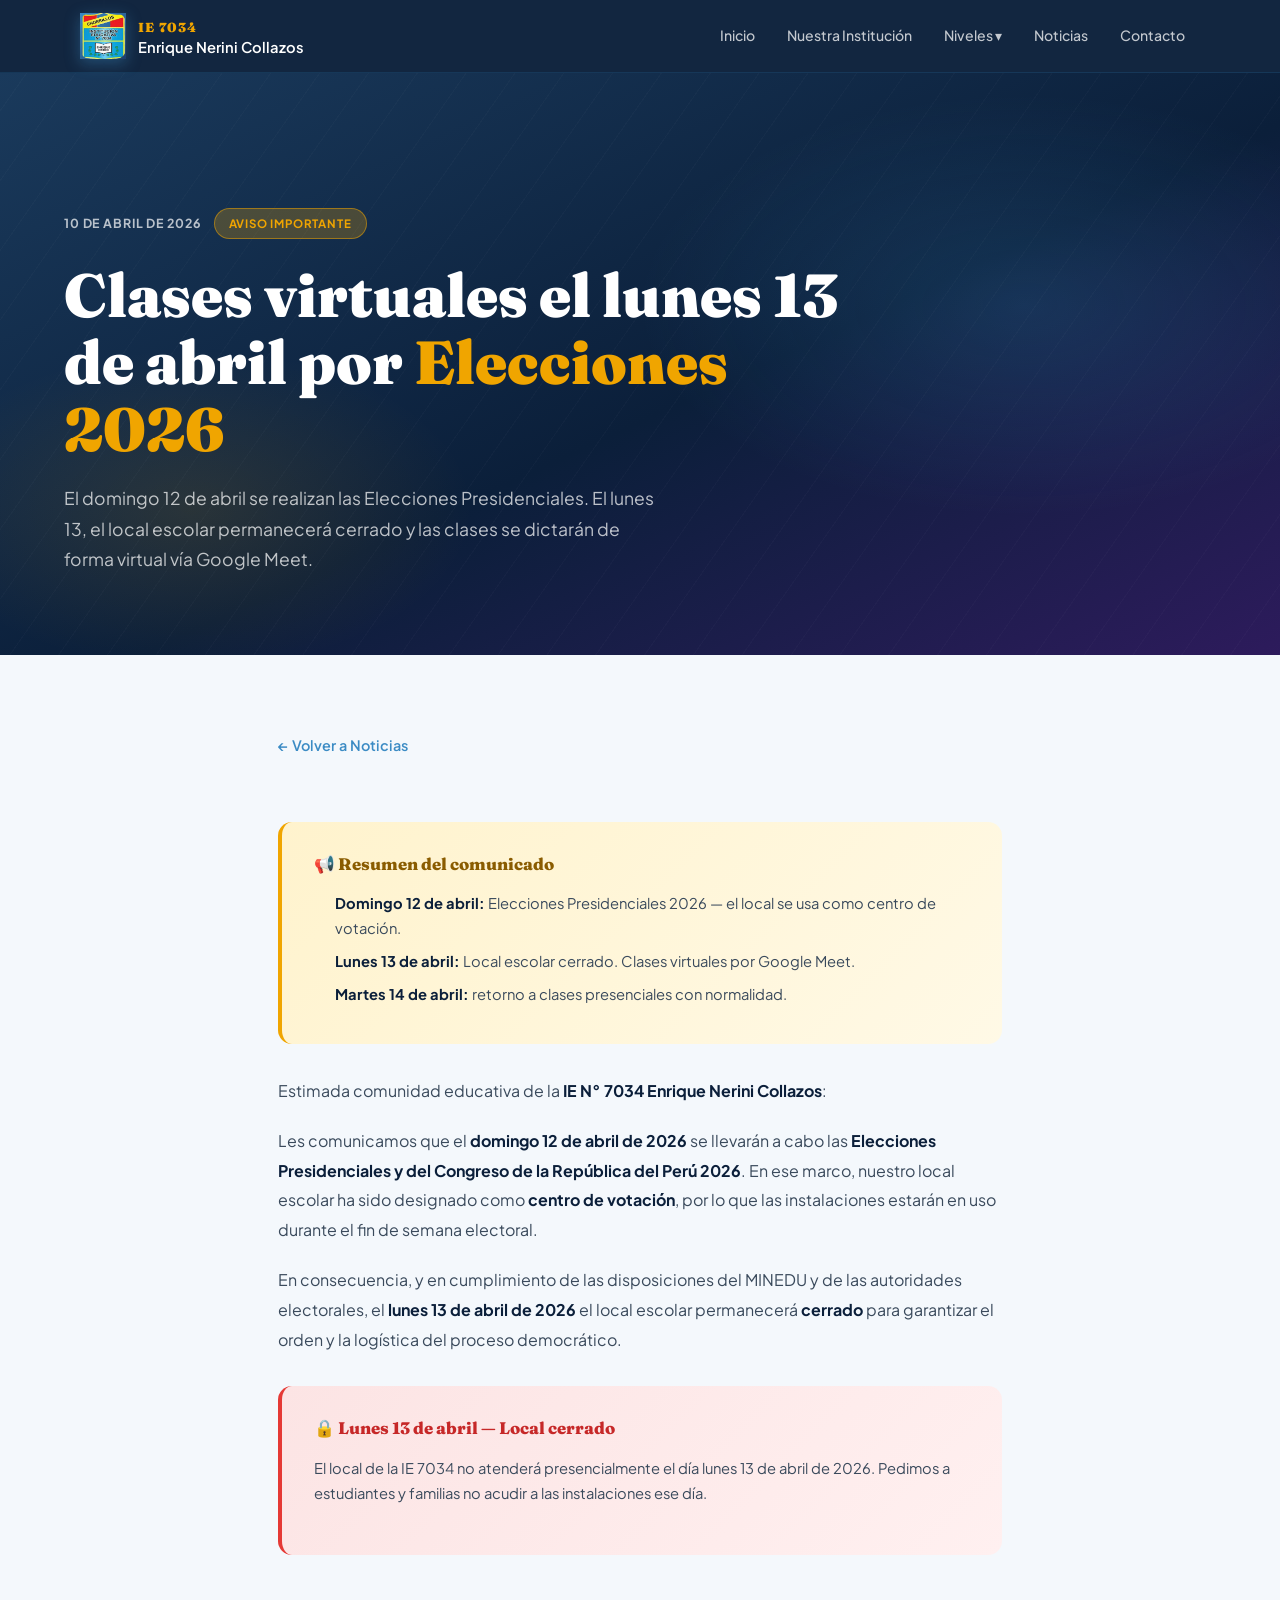
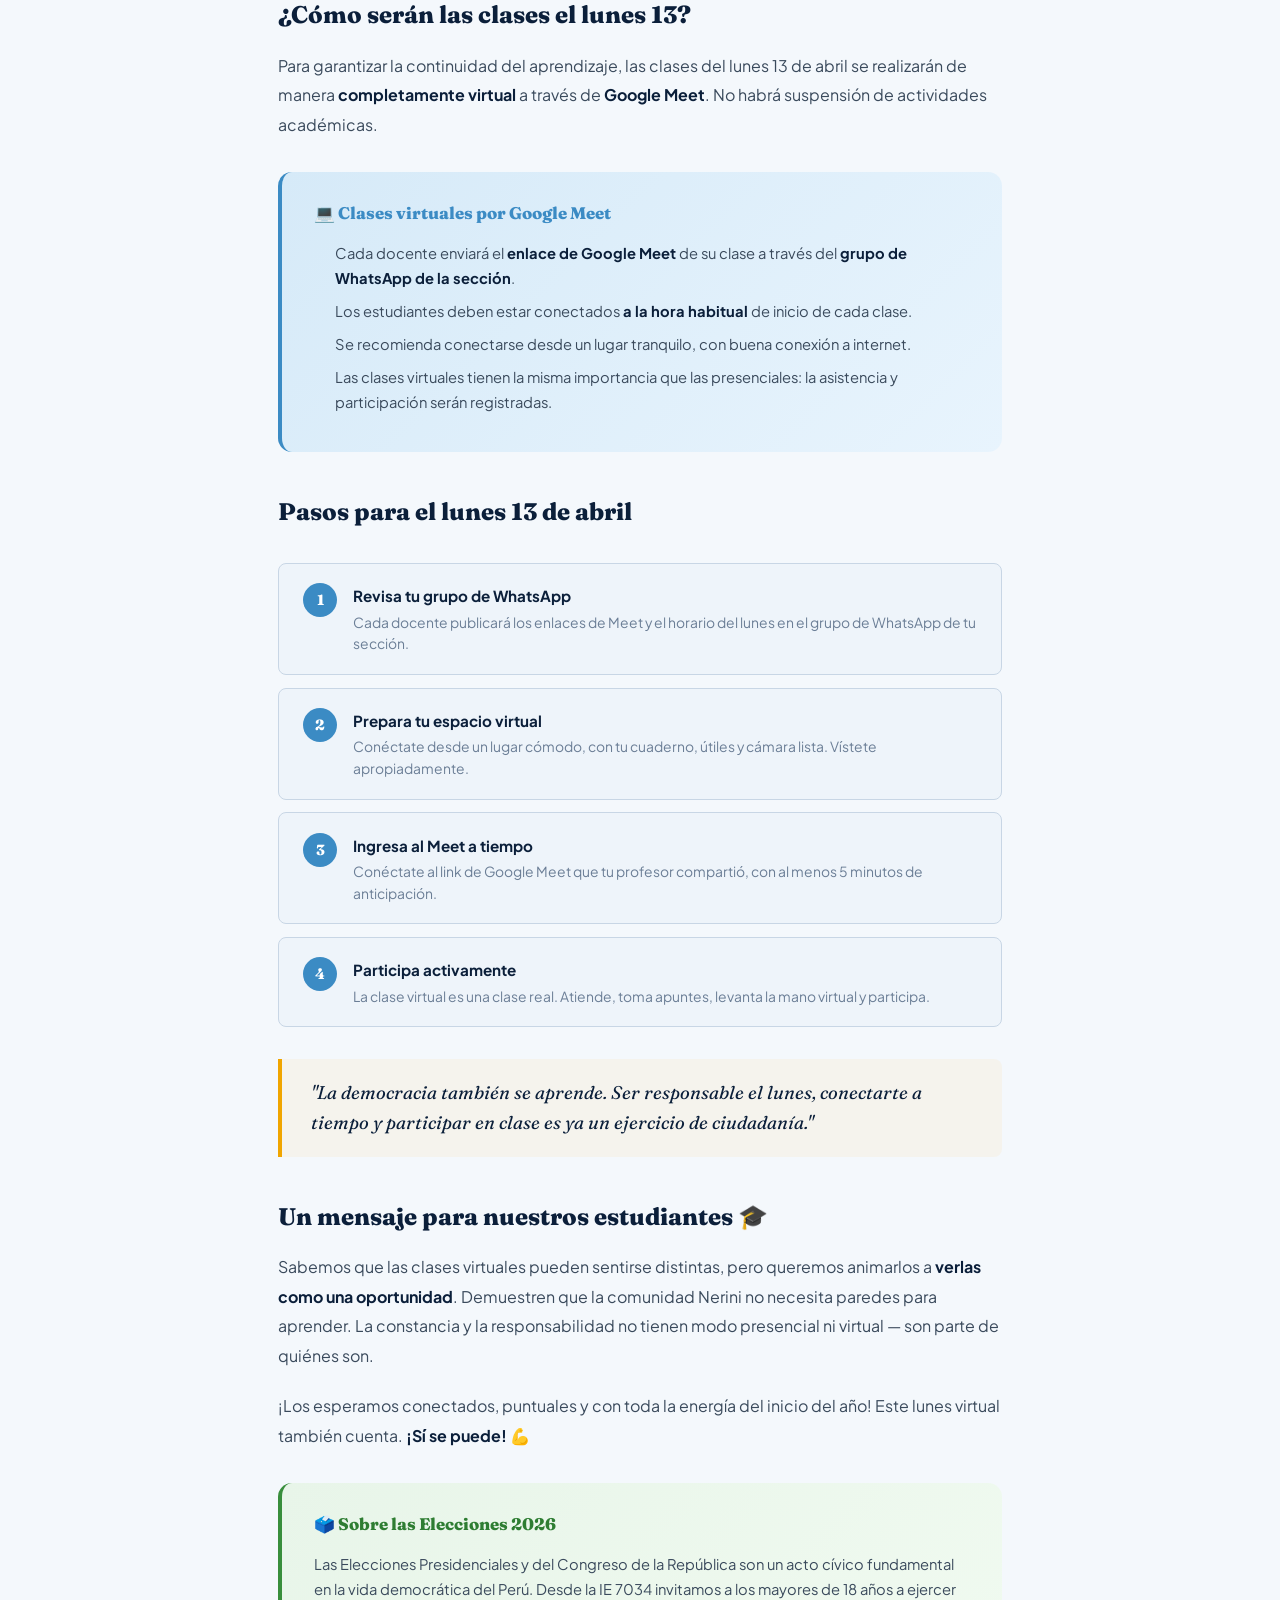
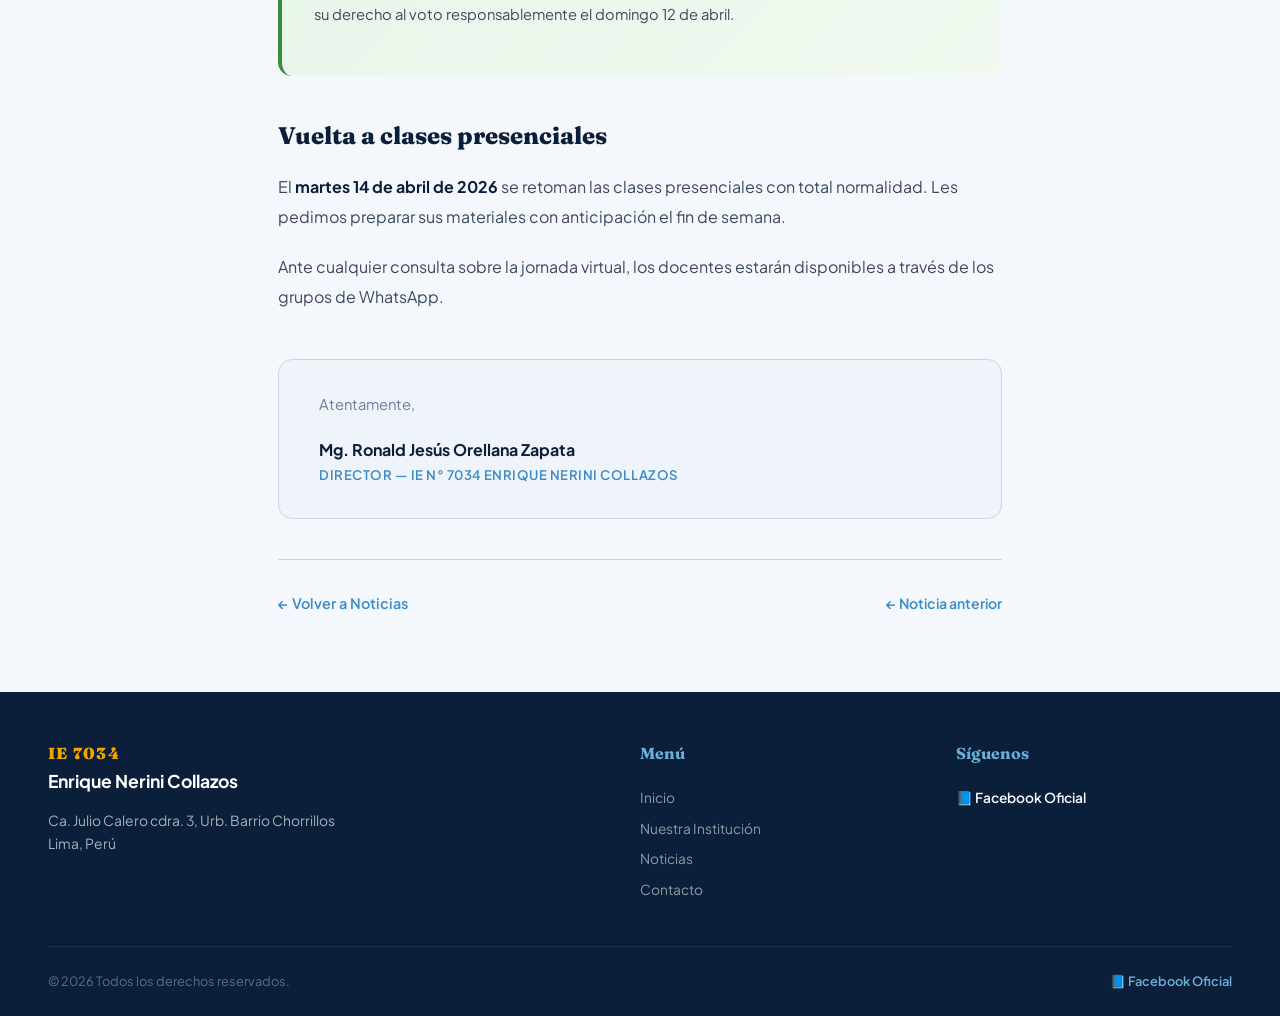
<file: noticia-elecciones.html>
<!DOCTYPE html>
<html lang="es">
<head>
<meta charset="UTF-8"/>
<meta name="viewport" content="width=device-width,initial-scale=1.0"/>
<title>Clases Virtuales — Elecciones 2026 | IE 7034 Enrique Nerini Collazos</title>
<link rel="preconnect" href="https://fonts.googleapis.com">
<link href="https://fonts.googleapis.com/css2?family=Fraunces:ital,opsz,wght@0,9..144,400;0,9..144,700;0,9..144,900;1,9..144,400&family=Plus+Jakarta+Sans:wght@300;400;500;600;700&display=swap" rel="stylesheet">
<link rel="stylesheet" href="shared.css">
<style>
.article-hero{background:linear-gradient(155deg,#1a3a5c 0%,#0b1f3a 55%,#2d1b5c 100%);padding:calc(var(--nav-h) + 4rem) clamp(1.5rem,6vw,4rem) 5rem;position:relative;overflow:hidden;}
.article-hero::before{content:'';position:absolute;inset:0;background:radial-gradient(ellipse 50% 60% at 80% 40%,rgba(59,139,196,.2) 0%,transparent 60%),radial-gradient(ellipse 40% 50% at 15% 75%,rgba(240,165,0,.12) 0%,transparent 55%);pointer-events:none;}
.article-hero::after{content:'';position:absolute;inset:0;background-image:repeating-linear-gradient(-55deg,rgba(255,255,255,.02) 0px,rgba(255,255,255,.02) 1px,transparent 1px,transparent 40px);pointer-events:none;}
.article-hero-inner{position:relative;z-index:1;max-width:780px;}
.article-meta{display:flex;align-items:center;gap:12px;margin-bottom:1.5rem;flex-wrap:wrap;}
.article-date{font-size:.78rem;font-weight:700;color:rgba(255,255,255,.7);letter-spacing:.07em;text-transform:uppercase;}
.article-badge{padding:5px 14px;border-radius:999px;font-size:.72rem;font-weight:700;letter-spacing:.07em;text-transform:uppercase;}
.badge-aviso{background:rgba(240,165,0,.25);border:1px solid rgba(240,165,0,.5);color:var(--gold);}
.article-hero h1{font-family:var(--font-head);font-size:clamp(2rem,5vw,3.8rem);font-weight:900;color:var(--white);line-height:1.1;margin-bottom:1.2rem;}
.article-hero h1 em{font-style:normal;color:var(--gold);}
.article-hero .lead{font-size:1.1rem;color:rgba(255,255,255,.72);max-width:600px;line-height:1.75;}

/* Article */
.article-wrap{max-width:820px;margin:0 auto;padding:clamp(3rem,6vw,5rem) clamp(1.5rem,5vw,3rem);}
.article-body p{font-size:1rem;color:#3a4a5c;line-height:1.85;margin-bottom:1.3rem;}
.article-body strong{color:var(--navy);}
.article-body h2{font-family:var(--font-head);font-size:1.5rem;font-weight:800;color:var(--navy);margin:2.5rem 0 1rem;}
.article-body h3{font-family:var(--font-head);font-size:1.2rem;font-weight:700;color:var(--sky);margin:2rem 0 .7rem;}

.info-box{border-radius:var(--radius);padding:1.8rem 2rem;margin:2rem 0;}
.info-box.alert{background:linear-gradient(135deg,#fff3cd 0%,#fff9e6 100%);border-left:4px solid var(--gold);}
.info-box.virtual{background:linear-gradient(135deg,var(--sky-pale) 0%,#e8f4fd 100%);border-left:4px solid var(--sky);}
.info-box.civic{background:linear-gradient(135deg,#e8f5e9 0%,#f0faf0 100%);border-left:4px solid #388e3c;}
.info-box.closed{background:linear-gradient(135deg,#fce4e4 0%,#fff0f0 100%);border-left:4px solid #e53935;}
.info-box h4{font-family:var(--font-head);font-size:1.05rem;font-weight:800;margin-bottom:.8rem;}
.info-box.alert h4{color:#8a5c00;}
.info-box.virtual h4{color:var(--sky);}
.info-box.civic h4{color:#2e7d32;}
.info-box.closed h4{color:#c62828;}
.info-box p,.info-box li{font-size:.92rem;line-height:1.7;color:#3a4a5c;}
.info-box ul{padding-left:1.3rem;}
.info-box ul li{margin-bottom:.5rem;}

/* Steps */
.steps{margin:2rem 0;display:flex;flex-direction:column;gap:.8rem;}
.step{display:flex;gap:1rem;align-items:flex-start;background:var(--paper);border-radius:var(--radius-sm);padding:1.2rem 1.5rem;border:1px solid var(--gray-light);}
.step-num{width:34px;height:34px;border-radius:50%;background:var(--sky);color:var(--white);display:flex;align-items:center;justify-content:center;font-weight:800;font-size:.92rem;flex-shrink:0;font-family:var(--font-head);}
.step-text h4{font-weight:700;color:var(--navy);font-size:.95rem;margin-bottom:.2rem;}
.step-text p{font-size:.87rem;color:var(--gray);line-height:1.55;margin:0;}

/* Pull quote */
.pull-quote{border-left:4px solid var(--gold);padding:1.2rem 1.8rem;margin:2rem 0;background:rgba(240,165,0,.06);border-radius:0 var(--radius-sm) var(--radius-sm) 0;}
.pull-quote p{font-family:var(--font-head);font-size:1.15rem;font-style:italic;color:var(--navy);margin:0 !important;line-height:1.6;}

/* Firma */
.firma{background:var(--paper);border-radius:var(--radius);padding:2rem 2.5rem;margin-top:3rem;border:1px solid var(--gray-light);}
.firma p{font-size:.92rem;color:var(--gray);line-height:1.7;}
.firma strong{color:var(--navy);font-size:1rem;}
.firma .firma-cargo{font-size:.82rem;color:var(--sky);font-weight:600;letter-spacing:.04em;text-transform:uppercase;}
.back-link{display:inline-flex;align-items:center;gap:7px;color:var(--sky);font-weight:600;font-size:.9rem;margin-bottom:2rem;transition:gap .2s;}
.back-link:hover{gap:3px;}
</style>
</head>
<body>
<div class="page-wrap">

<nav id="navbar">
  <div class="nav-inner">
    <a class="brand" href="index.html">
      <div class="brand-icon">
        <img src="imagenes/logo.png" alt="IE 7034" style="width:100%;height:100%;object-fit:cover;border-radius:10px;" onerror="this.style.display='none';this.parentElement.innerHTML='<svg viewBox=\'0 0 40 40\' fill=\'none\'><path d=\'M20 5L5 13V27L20 35L35 27V13L20 5Z\' stroke=\'white\' stroke-width=\'1.8\' fill=\'rgba(255,255,255,0.1)\'/><text x=\'13.5\' y=\'25.5\' font-size=\'14\' font-weight=\'900\' fill=\'white\' font-family=\'Georgia,serif\'>N</text></svg>';">
      </div>
      <div class="brand-text"><span class="brand-num">IE 7034</span><span class="brand-name">Enrique Nerini Collazos</span></div>
    </a>
    <ul class="nav-links">
      <li><a href="index.html">Inicio</a></li>
      <li><a href="institucion.html">Nuestra Institución</a></li>
      <li class="has-drop"><a href="#">Niveles ▾</a><ul class="dropdown"><li><a href="inicial.html">Nivel Inicial</a></li><li><a href="primaria.html">Nivel Primaria</a></li><li><a href="secundaria.html">Nivel Secundaria</a></li></ul></li>
      <li><a href="noticias.html">Noticias</a></li>
      <li><a href="contacto.html">Contacto</a></li>
    </ul>
    <button class="hamburger" id="hamburger" aria-label="Menú"><span></span><span></span><span></span></button>
  </div>
  <div class="mobile-menu" id="mobileMenu">
    <a href="index.html">🏠 Inicio</a><a href="institucion.html">🏛️ Nuestra Institución</a><a href="inicial.html">🌱 Nivel Inicial</a><a href="primaria.html">📚 Nivel Primaria</a><a href="secundaria.html">🎓 Nivel Secundaria</a><a href="noticias.html">📰 Noticias</a><a href="contacto.html">✉️ Contacto</a><a href="https://www.facebook.com/people/IE-7034-Enrique-Nerini-Collazos-Oficial/61565542691167/?rdid=RrY4M7xkl9LasvE5&share_url=https%3A%2F%2Fwww.facebook.com%2Fshare%2F1FdRocnGXD%2F" target="_blank">📘 Facebook</a>
  </div>
</nav>

<!-- HERO -->
<div class="article-hero">
  <div class="article-hero-inner fade-up">
    <div class="article-meta">
      <span class="article-date">10 de abril de 2026</span>
      <span class="article-badge badge-aviso">Aviso importante</span>
    </div>
    <h1>Clases virtuales el lunes 13 de abril por <em>Elecciones 2026</em></h1>
    <p class="lead">El domingo 12 de abril se realizan las Elecciones Presidenciales. El lunes 13, el local escolar permanecerá cerrado y las clases se dictarán de forma virtual vía Google Meet.</p>
  </div>
</div>

<!-- ARTICLE BODY -->
<div class="article-wrap">
  <a href="noticias.html" class="back-link">← Volver a Noticias</a>

  <div class="article-body">

    <div class="info-box alert">
      <h4>📢 Resumen del comunicado</h4>
      <ul>
        <li><strong>Domingo 12 de abril:</strong> Elecciones Presidenciales 2026 — el local se usa como centro de votación.</li>
        <li><strong>Lunes 13 de abril:</strong> Local escolar cerrado. Clases virtuales por Google Meet.</li>
        <li><strong>Martes 14 de abril:</strong>  retorno a clases presenciales con normalidad.</li>
      </ul>
    </div>

    <p>Estimada comunidad educativa de la <strong>IE N° 7034 Enrique Nerini Collazos</strong>:</p>

    <p>Les comunicamos que el <strong>domingo 12 de abril de 2026</strong> se llevarán a cabo las <strong>Elecciones Presidenciales y del Congreso de la República del Perú 2026</strong>. En ese marco, nuestro local escolar ha sido designado como <strong>centro de votación</strong>, por lo que las instalaciones estarán en uso durante el fin de semana electoral.</p>

    <p>En consecuencia, y en cumplimiento de las disposiciones del MINEDU y de las autoridades electorales, el <strong>lunes 13 de abril de 2026</strong> el local escolar permanecerá <strong>cerrado</strong> para garantizar el orden y la logística del proceso democrático.</p>

    <div class="info-box closed">
      <h4>🔒 Lunes 13 de abril — Local cerrado</h4>
      <p>El local de la IE 7034 no atenderá presencialmente el día lunes 13 de abril de 2026. Pedimos a estudiantes y familias no acudir a las instalaciones ese día.</p>
    </div>

    <h2>¿Cómo serán las clases el lunes 13?</h2>
    <p>Para garantizar la continuidad del aprendizaje, las clases del lunes 13 de abril se realizarán de manera <strong>completamente virtual</strong> a través de <strong>Google Meet</strong>. No habrá suspensión de actividades académicas.</p>

    <div class="info-box virtual">
      <h4>💻 Clases virtuales por Google Meet</h4>
      <ul>
        <li>Cada docente enviará el <strong>enlace de Google Meet</strong> de su clase a través del <strong>grupo de WhatsApp de la sección</strong>.</li>
        <li>Los estudiantes deben estar conectados <strong>a la hora habitual</strong> de inicio de cada clase.</li>
        <li>Se recomienda conectarse desde un lugar tranquilo, con buena conexión a internet.</li>
        <li>Las clases virtuales tienen la misma importancia que las presenciales: la asistencia y participación serán registradas.</li>
      </ul>
    </div>

    <h2>Pasos para el lunes 13 de abril</h2>
    <div class="steps">
      <div class="step"><div class="step-num">1</div><div class="step-text"><h4>Revisa tu grupo de WhatsApp</h4><p>Cada docente publicará los enlaces de Meet y el horario del lunes en el grupo de WhatsApp de tu sección.</p></div></div>
      <div class="step"><div class="step-num">2</div><div class="step-text"><h4>Prepara tu espacio virtual</h4><p>Conéctate desde un lugar cómodo, con tu cuaderno, útiles y cámara lista. Vístete apropiadamente.</p></div></div>
      <div class="step"><div class="step-num">3</div><div class="step-text"><h4>Ingresa al Meet a tiempo</h4><p>Conéctate al link de Google Meet que tu profesor compartió, con al menos 5 minutos de anticipación.</p></div></div>
      <div class="step"><div class="step-num">4</div><div class="step-text"><h4>Participa activamente</h4><p>La clase virtual es una clase real. Atiende, toma apuntes, levanta la mano virtual y participa.</p></div></div>
    </div>

    <div class="pull-quote">
      <p>"La democracia también se aprende. Ser responsable el lunes, conectarte a tiempo y participar en clase es ya un ejercicio de ciudadanía."</p>
    </div>

    <h2>Un mensaje para nuestros estudiantes 🎓</h2>
    <p>Sabemos que las clases virtuales pueden sentirse distintas, pero queremos animarlos a <strong>verlas como una oportunidad</strong>. Demuestren que la comunidad Nerini no necesita paredes para aprender. La constancia y la responsabilidad no tienen modo presencial ni virtual — son parte de quiénes son.</p>
    <p>¡Los esperamos conectados, puntuales y con toda la energía del inicio del año! Este lunes virtual también cuenta. <strong>¡Sí se puede!</strong> 💪</p>

    <div class="info-box civic">
      <h4>🗳️ Sobre las Elecciones 2026</h4>
      <p>Las Elecciones Presidenciales y del Congreso de la República son un acto cívico fundamental en la vida democrática del Perú. Desde la IE 7034 invitamos a los mayores de 18 años a ejercer su derecho al voto responsablemente el domingo 12 de abril.</p>
    </div>

    <h2>Vuelta a clases presenciales</h2>
    <p>El <strong>martes 14 de abril de 2026</strong> se retoman las clases presenciales con total normalidad. Les pedimos preparar sus materiales con anticipación el fin de semana.</p>
    <p>Ante cualquier consulta sobre la jornada virtual, los docentes estarán disponibles a través de los grupos de WhatsApp.</p>

  </div>

  <div class="firma">
    <p style="margin-bottom:1.2rem;">Atentamente,</p>
    <p><strong>Mg. Ronald Jesús Orellana Zapata</strong></p>
    <p class="firma-cargo">Director — IE N° 7034 Enrique Nerini Collazos</p>
  </div>

  <div style="margin-top:2.5rem;padding-top:2rem;border-top:1px solid var(--gray-light);display:flex;justify-content:space-between;align-items:center;flex-wrap:wrap;gap:1rem;">
    <a href="noticias.html" class="back-link" style="margin:0;">← Volver a Noticias</a>
    <a href="noticia-inicio-clases.html" style="font-size:.88rem;font-weight:600;color:var(--sky);">← Noticia anterior</a>
  </div>
</div>

<footer>
  <div class="footer-inner">
    <div class="footer-brand"><div style="margin-bottom:.6rem;"><span style="font-family:var(--font-head);font-size:1rem;color:var(--gold);font-weight:900;letter-spacing:.08em;">IE 7034</span><br><span style="font-size:1.1rem;color:var(--white);font-weight:700;">Enrique Nerini Collazos</span></div><p>Ca. Julio Calero cdra. 3, Urb. Barrio Chorrillos<br>Lima, Perú</p></div>
    <div class="footer-col"><h4>Menú</h4><a href="index.html">Inicio</a><a href="institucion.html">Nuestra Institución</a><a href="noticias.html">Noticias</a><a href="contacto.html">Contacto</a></div>
    <div class="footer-col"><h4>Síguenos</h4><a href="https://www.facebook.com/people/IE-7034-Enrique-Nerini-Collazos-Oficial/61565542691167/?rdid=RrY4M7xkl9LasvE5&share_url=https%3A%2F%2Fwww.facebook.com%2Fshare%2F1FdRocnGXD%2F" target="_blank" style="color:#F4F8FC;font-weight:600;">📘 Facebook Oficial</a></div>
  </div>
  <div class="footer-bottom"><span>© 2026 Todos los derechos reservados.</span><a href="https://www.facebook.com/people/IE-7034-Enrique-Nerini-Collazos-Oficial/61565542691167/?rdid=RrY4M7xkl9LasvE5&share_url=https%3A%2F%2Fwww.facebook.com%2Fshare%2F1FdRocnGXD%2F" target="_blank" style="color:var(--sky-light);font-weight:600;">📘 Facebook Oficial</a></div>
</footer>
</div>
<script src="shared.js"></script>
</body>
</html>
</file>
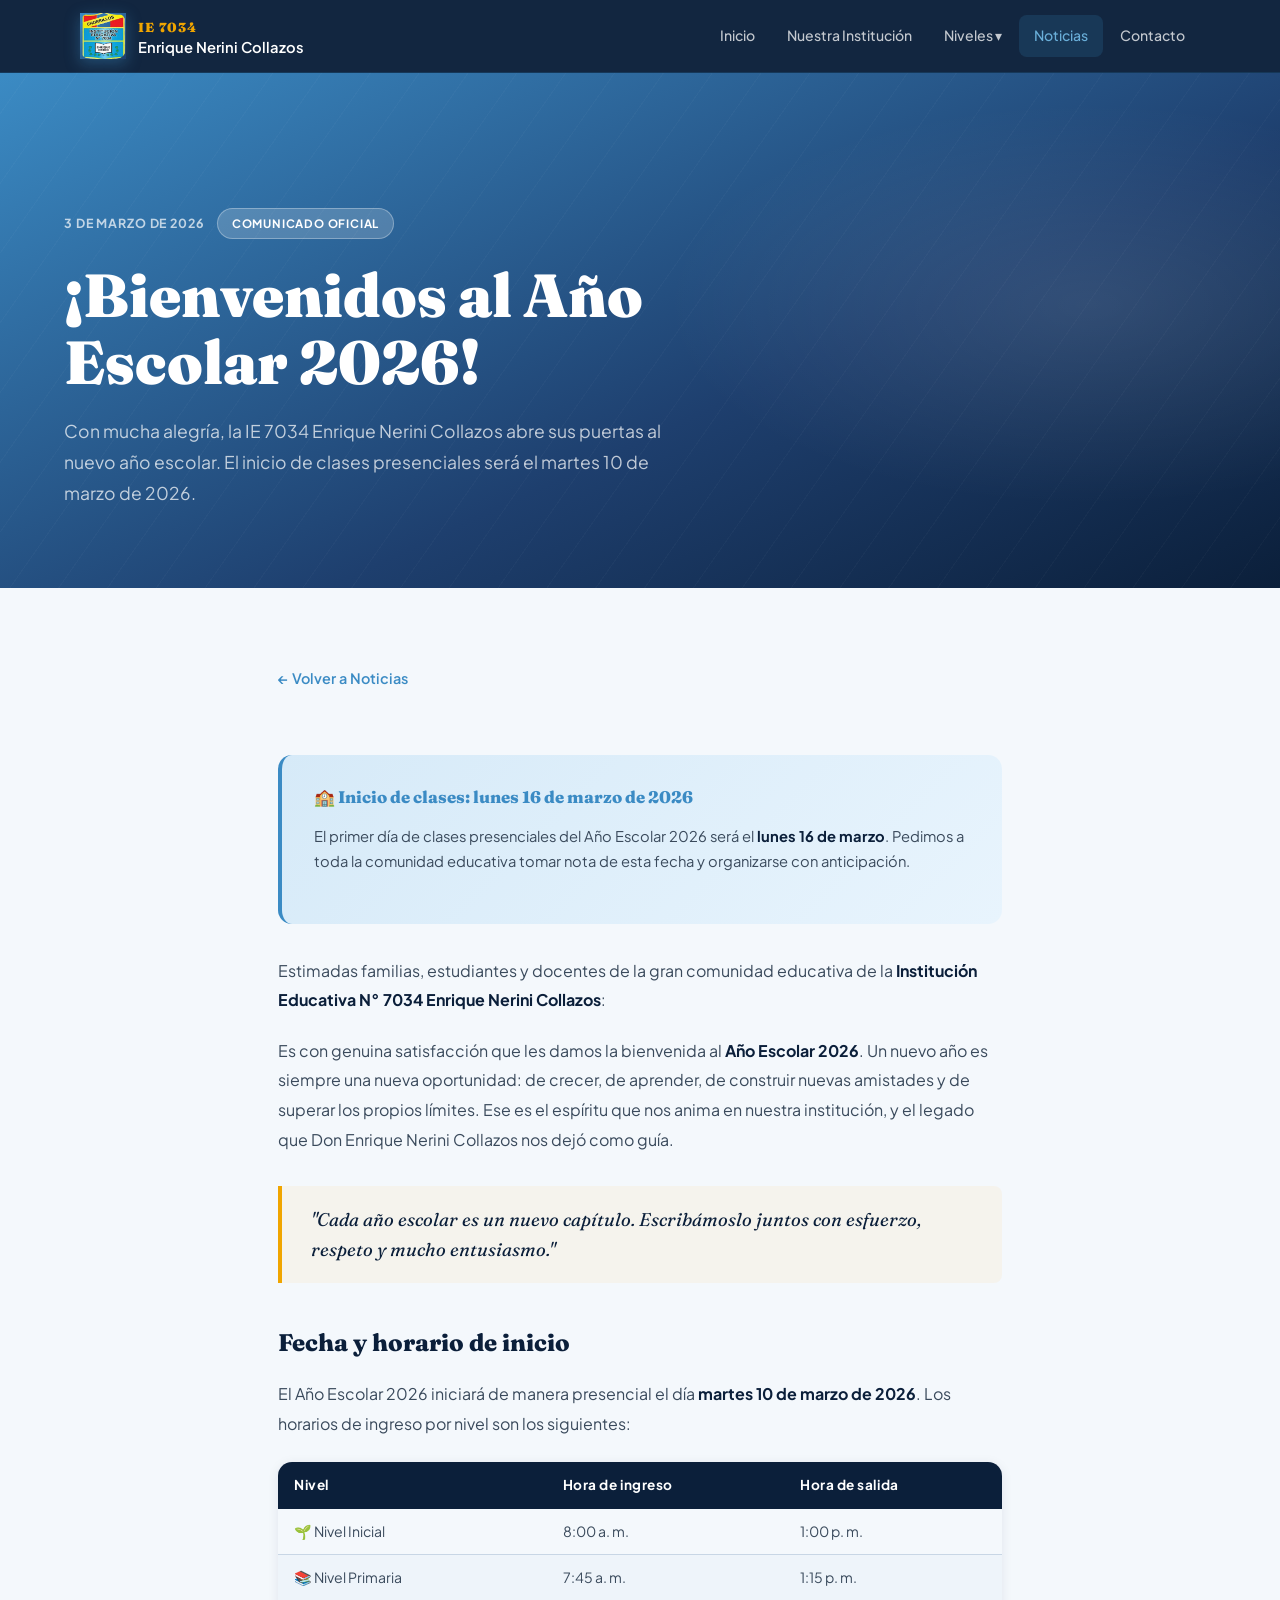
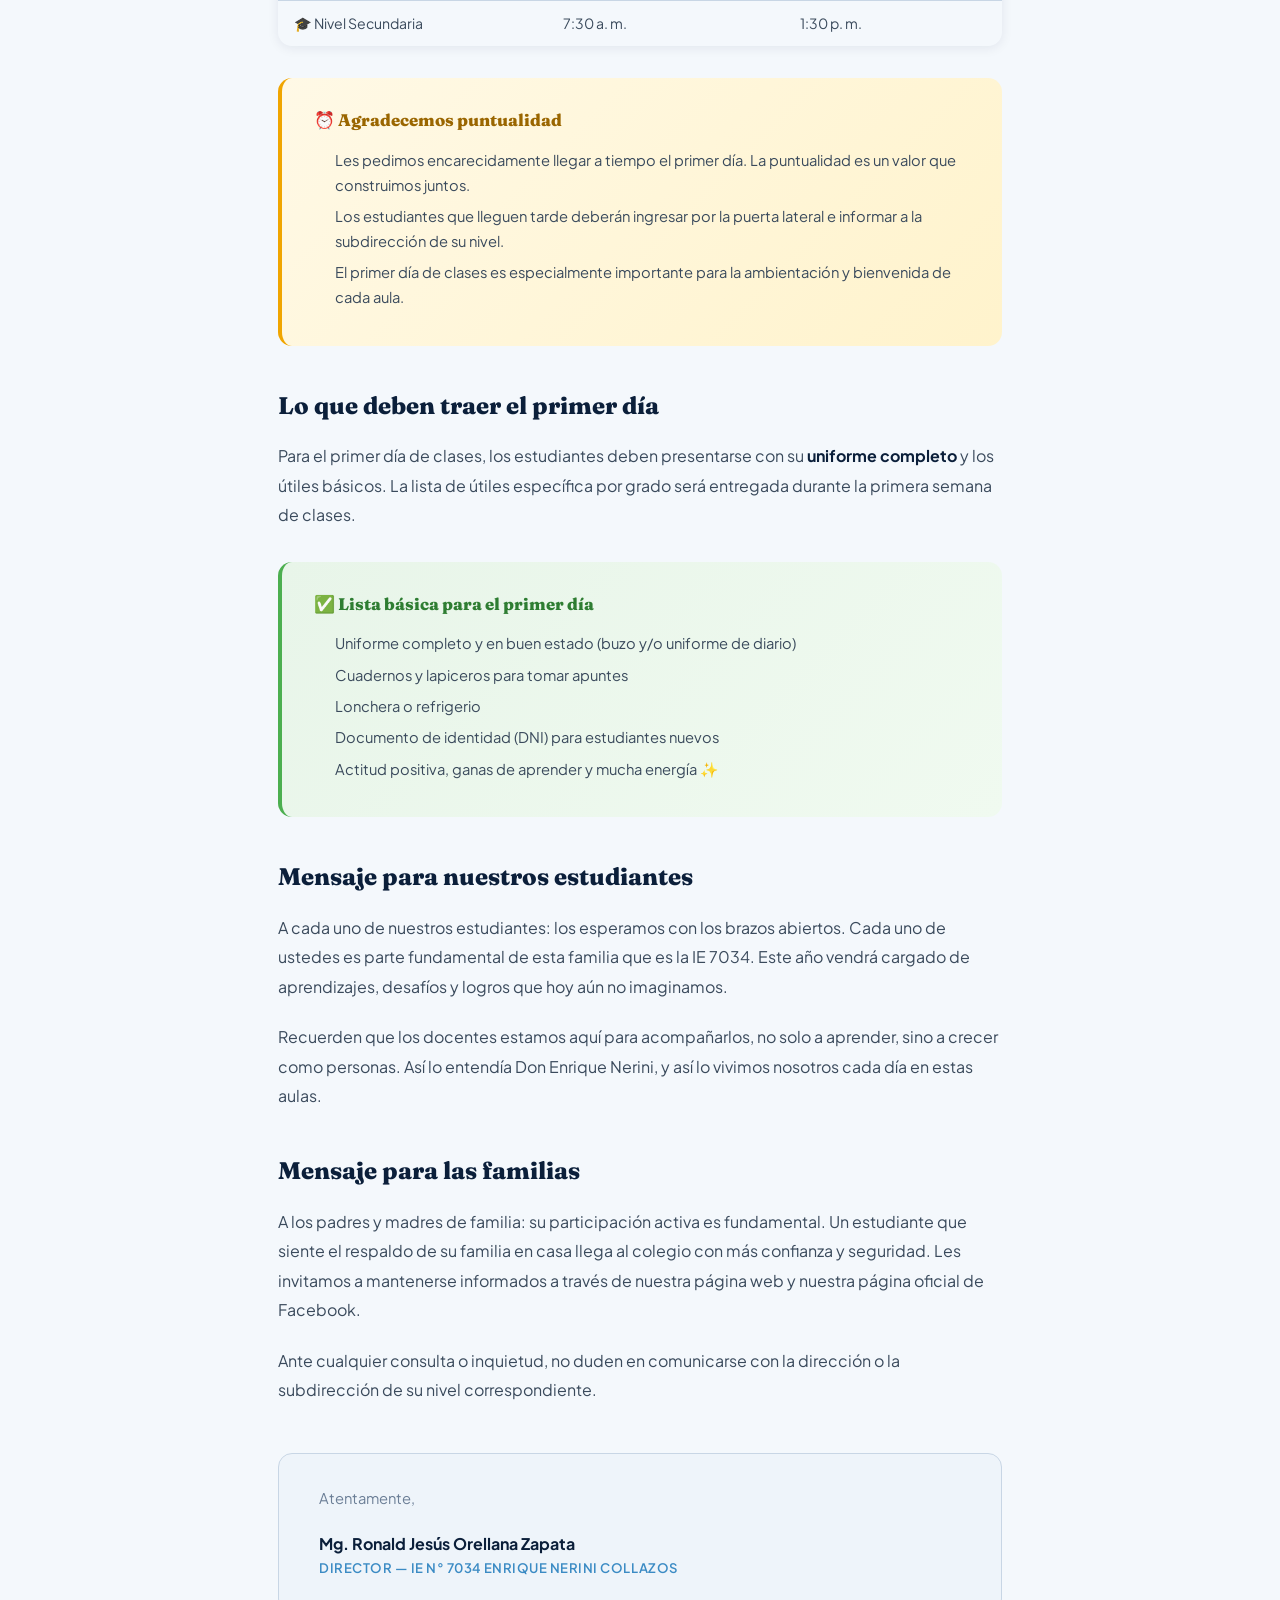
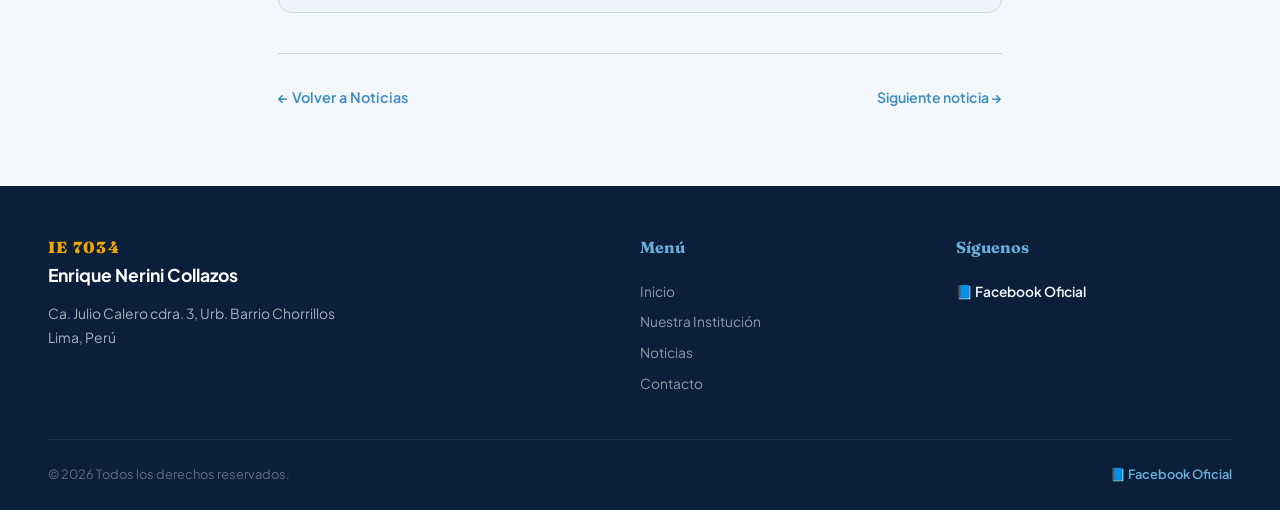
<file: noticia-inicio-clases.html>
<!DOCTYPE html>
<html lang="es">
<head>
<meta charset="UTF-8"/>
<meta name="viewport" content="width=device-width,initial-scale=1.0"/>
<title>Inicio de Clases 2026 — IE 7034 Enrique Nerini Collazos</title>
<link rel="preconnect" href="https://fonts.googleapis.com">
<link href="https://fonts.googleapis.com/css2?family=Fraunces:ital,opsz,wght@0,9..144,400;0,9..144,700;0,9..144,900;1,9..144,400&family=Plus+Jakarta+Sans:wght@300;400;500;600;700&display=swap" rel="stylesheet">
<link rel="stylesheet" href="shared.css">
<style>
.article-hero{background:linear-gradient(155deg,var(--sky) 0%,var(--navy-light) 60%,var(--navy) 100%);padding:calc(var(--nav-h) + 4rem) clamp(1.5rem,6vw,4rem) 5rem;position:relative;overflow:hidden;}
.article-hero::before{content:'';position:absolute;inset:0;background:radial-gradient(ellipse 55% 65% at 85% 45%,rgba(255,255,255,.1) 0%,transparent 60%);pointer-events:none;}
.article-hero::after{content:'';position:absolute;inset:0;background-image:repeating-linear-gradient(-55deg,rgba(255,255,255,.025) 0px,rgba(255,255,255,.025) 1px,transparent 1px,transparent 40px);pointer-events:none;}
.article-hero-inner{position:relative;z-index:1;max-width:780px;}
.article-meta{display:flex;align-items:center;gap:12px;margin-bottom:1.5rem;flex-wrap:wrap;}
.article-date{font-size:.78rem;font-weight:700;color:rgba(255,255,255,.7);letter-spacing:.07em;text-transform:uppercase;}
.article-badge{padding:5px 14px;border-radius:999px;background:rgba(255,255,255,.18);border:1px solid rgba(255,255,255,.3);font-size:.72rem;font-weight:700;color:var(--white);letter-spacing:.07em;text-transform:uppercase;}
.article-hero h1{font-family:var(--font-head);font-size:clamp(2rem,5vw,3.8rem);font-weight:900;color:var(--white);line-height:1.1;margin-bottom:1.2rem;}
.article-hero .lead{font-size:1.1rem;color:rgba(255,255,255,.72);max-width:600px;line-height:1.75;}

/* Article body */
.article-wrap{max-width:820px;margin:0 auto;padding:clamp(3rem,6vw,5rem) clamp(1.5rem,5vw,3rem);}
.article-body p{font-size:1rem;color:#3a4a5c;line-height:1.85;margin-bottom:1.3rem;}
.article-body strong{color:var(--navy);}
.article-body h2{font-family:var(--font-head);font-size:1.5rem;font-weight:800;color:var(--navy);margin:2.5rem 0 1rem;}
.article-body h3{font-family:var(--font-head);font-size:1.2rem;font-weight:700;color:var(--sky);margin:2rem 0 .7rem;}

/* Info boxes */
.info-box{border-radius:var(--radius);padding:1.8rem 2rem;margin:2rem 0;}
.info-box.welcome{background:linear-gradient(135deg,var(--sky-pale) 0%,#e8f4fd 100%);border-left:4px solid var(--sky);}
.info-box.important{background:linear-gradient(135deg,#fff9e6 0%,#fff3cc 100%);border-left:4px solid var(--gold);}
.info-box.green{background:linear-gradient(135deg,#e8f5e9 0%,#f0faf0 100%);border-left:4px solid #4caf50;}
.info-box h4{font-family:var(--font-head);font-size:1.05rem;font-weight:800;margin-bottom:.8rem;}
.info-box.welcome h4{color:var(--sky);}
.info-box.important h4{color:#9a6600;}
.info-box.green h4{color:#2e7d32;}
.info-box p,.info-box li{font-size:.92rem;line-height:1.7;color:#3a4a5c;}
.info-box ul{padding-left:1.3rem;}
.info-box ul li{margin-bottom:.4rem;}

/* Horario table */
.horario-table{width:100%;border-collapse:collapse;margin:1.5rem 0;border-radius:var(--radius);overflow:hidden;box-shadow:0 2px 12px rgba(11,31,58,.08);}
.horario-table th{background:var(--navy);color:var(--white);padding:12px 16px;font-size:.85rem;font-weight:700;text-align:left;letter-spacing:.04em;}
.horario-table td{padding:11px 16px;font-size:.88rem;border-bottom:1px solid var(--gray-light);color:#3a4a5c;}
.horario-table tr:last-child td{border-bottom:none;}
.horario-table tr:nth-child(even) td{background:var(--paper);}

/* Signature */
.firma{background:var(--paper);border-radius:var(--radius);padding:2rem 2.5rem;margin-top:3rem;border:1px solid var(--gray-light);}
.firma p{font-size:.92rem;color:var(--gray);line-height:1.7;}
.firma strong{color:var(--navy);font-size:1rem;}
.firma .firma-cargo{font-size:.82rem;color:var(--sky);font-weight:600;letter-spacing:.04em;text-transform:uppercase;}

/* Back link */
.back-link{display:inline-flex;align-items:center;gap:7px;color:var(--sky);font-weight:600;font-size:.9rem;margin-bottom:2rem;transition:gap .2s;}
.back-link:hover{gap:3px;}

/* Highlight quote */
.pull-quote{border-left:4px solid var(--gold);padding:1.2rem 1.8rem;margin:2rem 0;background:rgba(240,165,0,.06);border-radius:0 var(--radius-sm) var(--radius-sm) 0;}
.pull-quote p{font-family:var(--font-head);font-size:1.15rem;font-style:italic;color:var(--navy);margin:0 !important;line-height:1.6;}
</style>
</head>
<body>
<div class="page-wrap">

<nav id="navbar">
  <div class="nav-inner">
    <a class="brand" href="index.html">
      <div class="brand-icon">
        <img src="imagenes/logo.png" alt="IE 7034" style="width:100%;height:100%;object-fit:cover;border-radius:10px;" onerror="this.style.display='none';this.parentElement.innerHTML='<svg viewBox=\'0 0 40 40\' fill=\'none\'><path d=\'M20 5L5 13V27L20 35L35 27V13L20 5Z\' stroke=\'white\' stroke-width=\'1.8\' fill=\'rgba(255,255,255,0.1)\'/><text x=\'13.5\' y=\'25.5\' font-size=\'14\' font-weight=\'900\' fill=\'white\' font-family=\'Georgia,serif\'>N</text></svg>';">
      </div>
      <div class="brand-text"><span class="brand-num">IE 7034</span><span class="brand-name">Enrique Nerini Collazos</span></div>
    </a>
    <ul class="nav-links">
      <li><a href="index.html">Inicio</a></li>
      <li><a href="institucion.html">Nuestra Institución</a></li>
      <li class="has-drop"><a href="#">Niveles ▾</a><ul class="dropdown"><li><a href="inicial.html">Nivel Inicial</a></li><li><a href="primaria.html">Nivel Primaria</a></li><li><a href="secundaria.html">Nivel Secundaria</a></li></ul></li>
      <li><a href="noticias.html" class="current">Noticias</a></li>
      <li><a href="contacto.html">Contacto</a></li>
    </ul>
    <button class="hamburger" id="hamburger" aria-label="Menú"><span></span><span></span><span></span></button>
  </div>
  <div class="mobile-menu" id="mobileMenu">
    <a href="index.html">🏠 Inicio</a><a href="institucion.html">🏛️ Nuestra Institución</a><a href="inicial.html">🌱 Nivel Inicial</a><a href="primaria.html">📚 Nivel Primaria</a><a href="secundaria.html">🎓 Nivel Secundaria</a><a href="noticias.html">📰 Noticias</a><a href="contacto.html">✉️ Contacto</a><a href="https://www.facebook.com/people/IE-7034-Enrique-Nerini-Collazos-Oficial/61565542691167/?rdid=RrY4M7xkl9LasvE5&share_url=https%3A%2F%2Fwww.facebook.com%2Fshare%2F1FdRocnGXD%2F" target="_blank">📘 Facebook</a>
  </div>
</nav>

<!-- HERO -->
<div class="article-hero">
  <div class="article-hero-inner fade-up">
    <div class="article-meta">
      <span class="article-date">3 de marzo de 2026</span>
      <span class="article-badge">Comunicado Oficial</span>
    </div>
    <h1>¡Bienvenidos al Año Escolar 2026!</h1>
    <p class="lead">Con mucha alegría, la IE 7034 Enrique Nerini Collazos abre sus puertas al nuevo año escolar. El inicio de clases presenciales será el martes 10 de marzo de 2026.</p>
  </div>
</div>

<!-- ARTICLE BODY -->
<div class="article-wrap">
  <a href="noticias.html" class="back-link">← Volver a Noticias</a>

  <div class="article-body">

    <div class="info-box welcome">
      <h4>🏫 Inicio de clases: lunes 16 de marzo de 2026</h4>
      <p>El primer día de clases presenciales del Año Escolar 2026 será el <strong>lunes 16 de marzo</strong>. Pedimos a toda la comunidad educativa tomar nota de esta fecha y organizarse con anticipación.</p>
    </div>

    <p>Estimadas familias, estudiantes y docentes de la gran comunidad educativa de la <strong>Institución Educativa N° 7034 Enrique Nerini Collazos</strong>:</p>

    <p>Es con genuina satisfacción que les damos la bienvenida al <strong>Año Escolar 2026</strong>. Un nuevo año es siempre una nueva oportunidad: de crecer, de aprender, de construir nuevas amistades y de superar los propios límites. Ese es el espíritu que nos anima en nuestra institución, y el legado que Don Enrique Nerini Collazos nos dejó como guía.</p>

    <div class="pull-quote">
      <p>"Cada año escolar es un nuevo capítulo. Escribámoslo juntos con esfuerzo, respeto y mucho entusiasmo."</p>
    </div>

    <h2>Fecha y horario de inicio</h2>
    <p>El Año Escolar 2026 iniciará de manera presencial el día <strong>martes 10 de marzo de 2026</strong>. Los horarios de ingreso por nivel son los siguientes:</p>

    <table class="horario-table">
      <thead>
        <tr><th>Nivel</th><th>Hora de ingreso</th><th>Hora de salida</th></tr>
      </thead>
      <tbody>
        <tr><td>🌱 Nivel Inicial</td><td>8:00 a. m.</td><td>1:00 p. m.</td></tr>
        <tr><td>📚 Nivel Primaria</td><td>7:45 a. m.</td><td>1:15 p. m.</td></tr>
        <tr><td>🎓 Nivel Secundaria</td><td>7:30 a. m.</td><td>1:30 p. m.</td></tr>
      </tbody>
    </table>

    <div class="info-box important">
      <h4>⏰ Agradecemos puntualidad</h4>
      <ul>
        <li>Les pedimos encarecidamente llegar a tiempo el primer día. La puntualidad es un valor que construimos juntos.</li>
        <li>Los estudiantes que lleguen tarde deberán ingresar por la puerta lateral e informar a la subdirección de su nivel.</li>
        <li>El primer día de clases es especialmente importante para la ambientación y bienvenida de cada aula.</li>
      </ul>
    </div>

    <h2>Lo que deben traer el primer día</h2>
    <p>Para el primer día de clases, los estudiantes deben presentarse con su <strong>uniforme completo</strong> y los útiles básicos. La lista de útiles específica por grado será entregada durante la primera semana de clases.</p>

    <div class="info-box green">
      <h4>✅ Lista básica para el primer día</h4>
      <ul>
        <li>Uniforme completo y en buen estado (buzo y/o uniforme de diario)</li>
        <li>Cuadernos y lapiceros para tomar apuntes</li>
        <li>Lonchera o refrigerio</li>
        <li>Documento de identidad (DNI) para estudiantes nuevos</li>
        <li>Actitud positiva, ganas de aprender y mucha energía ✨</li>
      </ul>
    </div>

    <h2>Mensaje para nuestros estudiantes</h2>
    <p>A cada uno de nuestros estudiantes: los esperamos con los brazos abiertos. Cada uno de ustedes es parte fundamental de esta familia que es la IE 7034. Este año vendrá cargado de aprendizajes, desafíos y logros que hoy aún no imaginamos.</p>
    <p>Recuerden que los docentes estamos aquí para acompañarlos, no solo a aprender, sino a crecer como personas. Así lo entendía Don Enrique Nerini, y así lo vivimos nosotros cada día en estas aulas.</p>

    <h2>Mensaje para las familias</h2>
    <p>A los padres y madres de familia: su participación activa es fundamental. Un estudiante que siente el respaldo de su familia en casa llega al colegio con más confianza y seguridad. Les invitamos a mantenerse informados a través de nuestra página web y nuestra página oficial de Facebook.</p>
    <p>Ante cualquier consulta o inquietud, no duden en comunicarse con la dirección o la subdirección de su nivel correspondiente.</p>

  </div>

  <div class="firma">
    <p style="margin-bottom:1.2rem;">Atentamente,</p>
    <p><strong>Mg. Ronald Jesús Orellana Zapata</strong></p>
    <p class="firma-cargo">Director — IE N° 7034 Enrique Nerini Collazos</p>
  </div>

  <div style="margin-top:2.5rem;padding-top:2rem;border-top:1px solid var(--gray-light);display:flex;justify-content:space-between;align-items:center;flex-wrap:wrap;gap:1rem;">
    <a href="noticias.html" class="back-link" style="margin:0;">← Volver a Noticias</a>
    <a href="noticia-elecciones.html" style="font-size:.88rem;font-weight:600;color:var(--sky);">Siguiente noticia →</a>
  </div>
</div>

<footer>
  <div class="footer-inner">
    <div class="footer-brand"><div style="margin-bottom:.6rem;"><span style="font-family:var(--font-head);font-size:1rem;color:var(--gold);font-weight:900;letter-spacing:.08em;">IE 7034</span><br><span style="font-size:1.1rem;color:var(--white);font-weight:700;">Enrique Nerini Collazos</span></div><p>Ca. Julio Calero cdra. 3, Urb. Barrio Chorrillos<br>Lima, Perú</p></div>
    <div class="footer-col"><h4>Menú</h4><a href="index.html">Inicio</a><a href="institucion.html">Nuestra Institución</a><a href="noticias.html">Noticias</a><a href="contacto.html">Contacto</a></div>
    <div class="footer-col"><h4>Síguenos</h4><a href="https://www.facebook.com/people/IE-7034-Enrique-Nerini-Collazos-Oficial/61565542691167/?rdid=RrY4M7xkl9LasvE5&share_url=https%3A%2F%2Fwww.facebook.com%2Fshare%2F1FdRocnGXD%2F" target="_blank" style="color:#F4F8FC;font-weight:600;">📘 Facebook Oficial</a></div>
  </div>
  <div class="footer-bottom"><span>© 2026 Todos los derechos reservados.</span><a href="https://www.facebook.com/people/IE-7034-Enrique-Nerini-Collazos-Oficial/61565542691167/?rdid=RrY4M7xkl9LasvE5&share_url=https%3A%2F%2Fwww.facebook.com%2Fshare%2F1FdRocnGXD%2F" target="_blank" style="color:var(--sky-light);font-weight:600;">📘 Facebook Oficial</a></div>
</footer>
</div>
<script src="shared.js"></script>
</body>
</html>
</file>
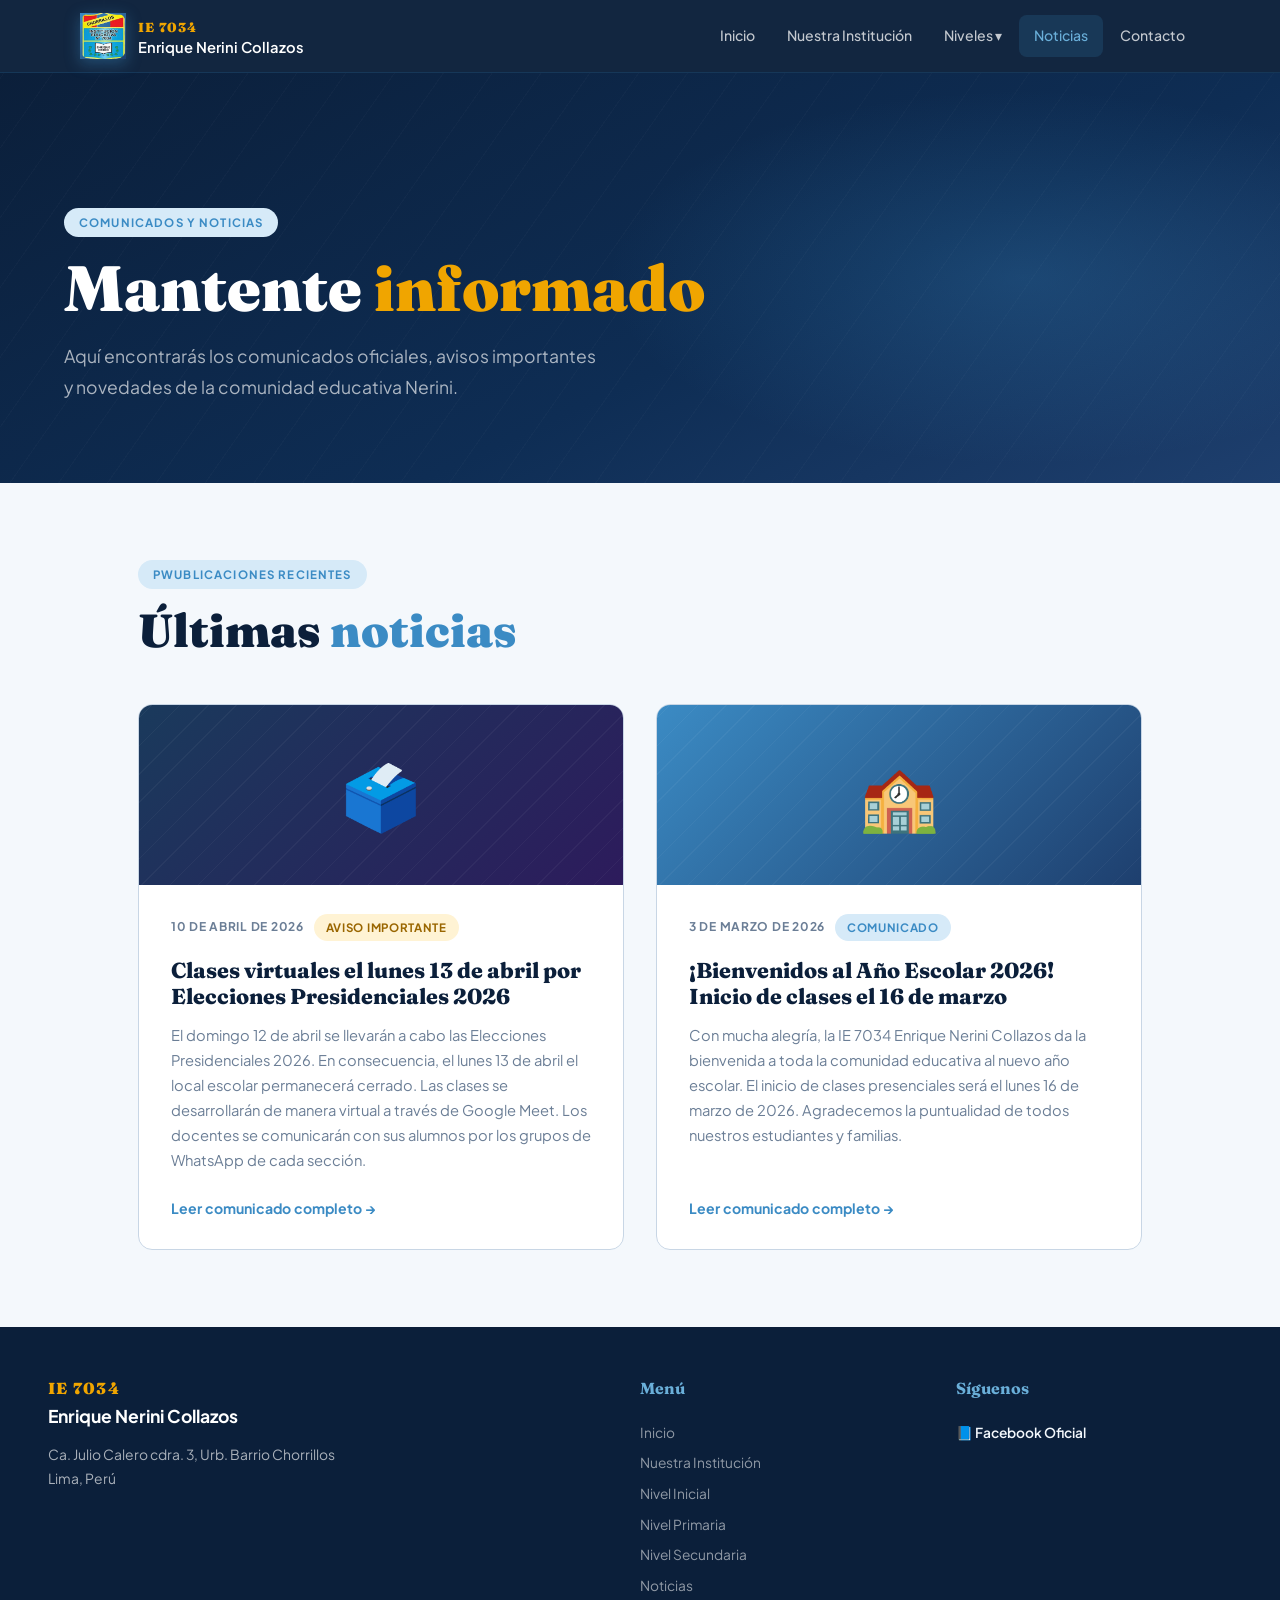
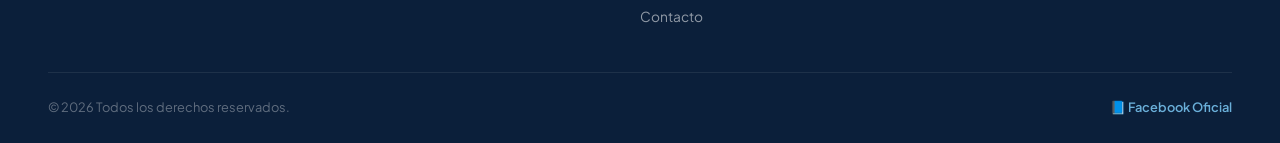
<file: noticias.html>
<!DOCTYPE html>
<html lang="es">
<head>
<meta charset="UTF-8"/>
<meta name="viewport" content="width=device-width,initial-scale=1.0"/>
<title>Noticias — IE 7034 Enrique Nerini Collazos</title>
<link rel="preconnect" href="https://fonts.googleapis.com">
<link href="https://fonts.googleapis.com/css2?family=Fraunces:ital,opsz,wght@0,9..144,400;0,9..144,700;0,9..144,900;1,9..144,400&family=Plus+Jakarta+Sans:wght@300;400;500;600;700&display=swap" rel="stylesheet">
<link rel="stylesheet" href="shared.css">
<style>
.page-hero{background:linear-gradient(155deg,var(--navy) 0%,#0e2d54 60%,var(--navy-light) 100%);padding:calc(var(--nav-h) + 4rem) clamp(1.5rem,6vw,4rem) 5rem;position:relative;overflow:hidden;}
.page-hero::before{content:'';position:absolute;inset:0;background:radial-gradient(ellipse 50% 70% at 80% 50%,rgba(59,139,196,.25) 0%,transparent 65%);pointer-events:none;}
.page-hero::after{content:'';position:absolute;inset:0;background-image:repeating-linear-gradient(-55deg,rgba(255,255,255,.02) 0px,rgba(255,255,255,.02) 1px,transparent 1px,transparent 40px);pointer-events:none;}
.page-hero-inner{position:relative;z-index:1;max-width:700px;}
.page-hero h1{font-family:var(--font-head);font-size:clamp(2.2rem,5vw,4rem);font-weight:900;color:var(--white);line-height:1.08;margin-bottom:1.2rem;}
.page-hero h1 span{color:var(--gold);}
.page-hero p{font-size:1.1rem;color:rgba(255,255,255,.65);max-width:540px;line-height:1.75;}

/* News grid */
.news-section{padding:clamp(3.5rem,6vw,5.5rem) clamp(1.5rem,5vw,3rem);max-width:1100px;margin:0 auto;}
.news-grid{display:grid;grid-template-columns:repeat(auto-fill,minmax(480px,1fr));gap:2rem;margin-top:3rem;}
.news-card{background:var(--white);border-radius:var(--radius);overflow:hidden;border:1px solid var(--gray-light);transition:transform .25s var(--ease),box-shadow .25s;display:flex;flex-direction:column;}
.news-card:hover{transform:translateY(-5px);box-shadow:0 16px 40px rgba(11,31,58,.12);}
.news-card-banner{height:180px;display:flex;align-items:center;justify-content:center;position:relative;overflow:hidden;}
.news-card-banner.inicio{background:linear-gradient(135deg,var(--sky) 0%,var(--navy-light) 100%);}
.news-card-banner.elecciones{background:linear-gradient(135deg,#1a3a5c 0%,#2d1b5c 100%);}
.banner-icon{font-size:4rem;position:relative;z-index:1;}
.banner-pattern{position:absolute;inset:0;background-image:repeating-linear-gradient(-45deg,rgba(255,255,255,.04) 0,rgba(255,255,255,.04) 1px,transparent 1px,transparent 20px);}
.news-card-body{padding:1.8rem 2rem;flex:1;display:flex;flex-direction:column;}
.news-meta{display:flex;align-items:center;gap:10px;margin-bottom:1rem;flex-wrap:wrap;}
.news-date{font-size:.75rem;font-weight:700;color:var(--gray);letter-spacing:.06em;text-transform:uppercase;}
.news-badge{padding:4px 12px;border-radius:999px;font-size:.72rem;font-weight:700;letter-spacing:.06em;text-transform:uppercase;}
.badge-comunicado{background:var(--sky-pale);color:var(--sky);}
.badge-aviso{background:#fff3d4;color:#9a6600;}
.news-card h2{font-family:var(--font-head);font-size:1.35rem;font-weight:800;color:var(--navy);margin-bottom:.8rem;line-height:1.25;}
.news-card p{font-size:.92rem;color:var(--gray);line-height:1.7;margin-bottom:1.5rem;flex:1;}
.news-read-link{display:inline-flex;align-items:center;gap:7px;font-size:.88rem;font-weight:700;color:var(--sky);transition:gap .2s;}
.news-read-link:hover{gap:11px;color:var(--navy);}

@media(max-width:600px){.news-grid{grid-template-columns:1fr;}}
</style>
</head>
<body>
<div class="page-wrap">

<nav id="navbar">
  <div class="nav-inner">
    <a class="brand" href="index.html">
      <div class="brand-icon">
        <img src="imagenes/logo.png" alt="IE 7034" style="width:100%;height:100%;object-fit:cover;border-radius:10px;" onerror="this.style.display='none';this.parentElement.innerHTML='<svg viewBox=\'0 0 40 40\' fill=\'none\'><path d=\'M20 5L5 13V27L20 35L35 27V13L20 5Z\' stroke=\'white\' stroke-width=\'1.8\' fill=\'rgba(255,255,255,0.1)\'/><text x=\'13.5\' y=\'25.5\' font-size=\'14\' font-weight=\'900\' fill=\'white\' font-family=\'Georgia,serif\'>N</text></svg>';">
      </div>
      <div class="brand-text"><span class="brand-num">IE 7034</span><span class="brand-name">Enrique Nerini Collazos</span></div>
    </a>
    <ul class="nav-links">
      <li><a href="index.html">Inicio</a></li>
      <li><a href="institucion.html">Nuestra Institución</a></li>
      <li class="has-drop"><a href="#">Niveles ▾</a><ul class="dropdown"><li><a href="inicial.html">Nivel Inicial</a></li><li><a href="primaria.html">Nivel Primaria</a></li><li><a href="secundaria.html">Nivel Secundaria</a></li></ul></li>
      <li><a href="noticias.html" class="current">Noticias</a></li>
      <li><a href="contacto.html">Contacto</a></li>
    </ul>
    <button class="hamburger" id="hamburger" aria-label="Menú"><span></span><span></span><span></span></button>
  </div>
  <div class="mobile-menu" id="mobileMenu">
    <a href="index.html">🏠 Inicio</a><a href="institucion.html">🏛️ Nuestra Institución</a><a href="inicial.html">🌱 Nivel Inicial</a><a href="primaria.html">📚 Nivel Primaria</a><a href="secundaria.html">🎓 Nivel Secundaria</a><a href="noticias.html">📰 Noticias</a><a href="contacto.html">✉️ Contacto</a><a href="https://www.facebook.com/people/IE-7034-Enrique-Nerini-Collazos-Oficial/61565542691167/?rdid=RrY4M7xkl9LasvE5&share_url=https%3A%2F%2Fwww.facebook.com%2Fshare%2F1FdRocnGXD%2F" target="_blank">📘 Facebook</a>
  </div>
</nav>

<div class="page-hero">
  <div class="page-hero-inner fade-up">
    <span class="tag-label">Comunicados y noticias</span>
    <h1>Mantente <span>informado</span></h1>
    <p>Aquí encontrarás los comunicados oficiales, avisos importantes y novedades de la comunidad educativa Nerini.</p>
  </div>
</div>

<div class="news-section">
  <span class="tag-label">Pwublicaciones recientes</span>
  <h2 class="sec-title">Últimas <span>noticias</span></h2>

  <div class="news-grid">

    <!-- Noticia 1 — más reciente primero -->
    <div class="news-card fade-up-2">
      <div class="news-card-banner elecciones">
        <div class="banner-pattern"></div>
        <div class="banner-icon">🗳️</div>
      </div>
      <div class="news-card-body">
        <div class="news-meta">
          <span class="news-date">10 de abril de 2026</span>
          <span class="news-badge badge-aviso">Aviso importante</span>
        </div>
        <h2>Clases virtuales el lunes 13 de abril por Elecciones Presidenciales 2026</h2>
        <p>El domingo 12 de abril se llevarán a cabo las Elecciones Presidenciales 2026. En consecuencia, el lunes 13 de abril el local escolar permanecerá cerrado. Las clases se desarrollarán de manera virtual a través de Google Meet. Los docentes se comunicarán con sus alumnos por los grupos de WhatsApp de cada sección.</p>
        <a href="noticia-elecciones.html" class="news-read-link">Leer comunicado completo →</a>
      </div>
    </div>

    <!-- Noticia 2 -->
    <div class="news-card fade-up">
      <div class="news-card-banner inicio">
        <div class="banner-pattern"></div>
        <div class="banner-icon">🏫</div>
      </div>
      <div class="news-card-body">
        <div class="news-meta">
          <span class="news-date">3 de marzo de 2026</span>
          <span class="news-badge badge-comunicado">Comunicado</span>
        </div>
        <h2>¡Bienvenidos al Año Escolar 2026! Inicio de clases el 16 de marzo</h2>
        <p>Con mucha alegría, la IE 7034 Enrique Nerini Collazos da la bienvenida a toda la comunidad educativa al nuevo año escolar. El inicio de clases presenciales será el lunes 16 de marzo de 2026. Agradecemos la puntualidad de todos nuestros estudiantes y familias.</p>
        <a href="noticia-inicio-clases.html" class="news-read-link">Leer comunicado completo →</a>
      </div>
    </div>

  </div>
</div>

<footer>
  <div class="footer-inner">
    <div class="footer-brand"><div style="margin-bottom:.6rem;"><span style="font-family:var(--font-head);font-size:1rem;color:var(--gold);font-weight:900;letter-spacing:.08em;">IE 7034</span><br><span style="font-size:1.1rem;color:var(--white);font-weight:700;">Enrique Nerini Collazos</span></div><p>Ca. Julio Calero cdra. 3, Urb. Barrio Chorrillos<br>Lima, Perú</p></div>
    <div class="footer-col"><h4>Menú</h4><a href="index.html">Inicio</a><a href="institucion.html">Nuestra Institución</a><a href="inicial.html">Nivel Inicial</a><a href="primaria.html">Nivel Primaria</a><a href="secundaria.html">Nivel Secundaria</a><a href="noticias.html">Noticias</a><a href="contacto.html">Contacto</a></div>
    <div class="footer-col"><h4>Síguenos</h4><a href="https://www.facebook.com/people/IE-7034-Enrique-Nerini-Collazos-Oficial/61565542691167/?rdid=RrY4M7xkl9LasvE5&share_url=https%3A%2F%2Fwww.facebook.com%2Fshare%2F1FdRocnGXD%2F" target="_blank" style="color:#F4F8FC;font-weight:600;">📘 Facebook Oficial</a></div>
  </div>
  <div class="footer-bottom"><span>© 2026 Todos los derechos reservados.</span><a href="https://www.facebook.com/people/IE-7034-Enrique-Nerini-Collazos-Oficial/61565542691167/?rdid=RrY4M7xkl9LasvE5&share_url=https%3A%2F%2Fwww.facebook.com%2Fshare%2F1FdRocnGXD%2F" target="_blank" style="color:var(--sky-light);font-weight:600;">📘 Facebook Oficial</a></div>
</footer>
</div>
<script src="shared.js"></script>
</body>
</html>
</file>
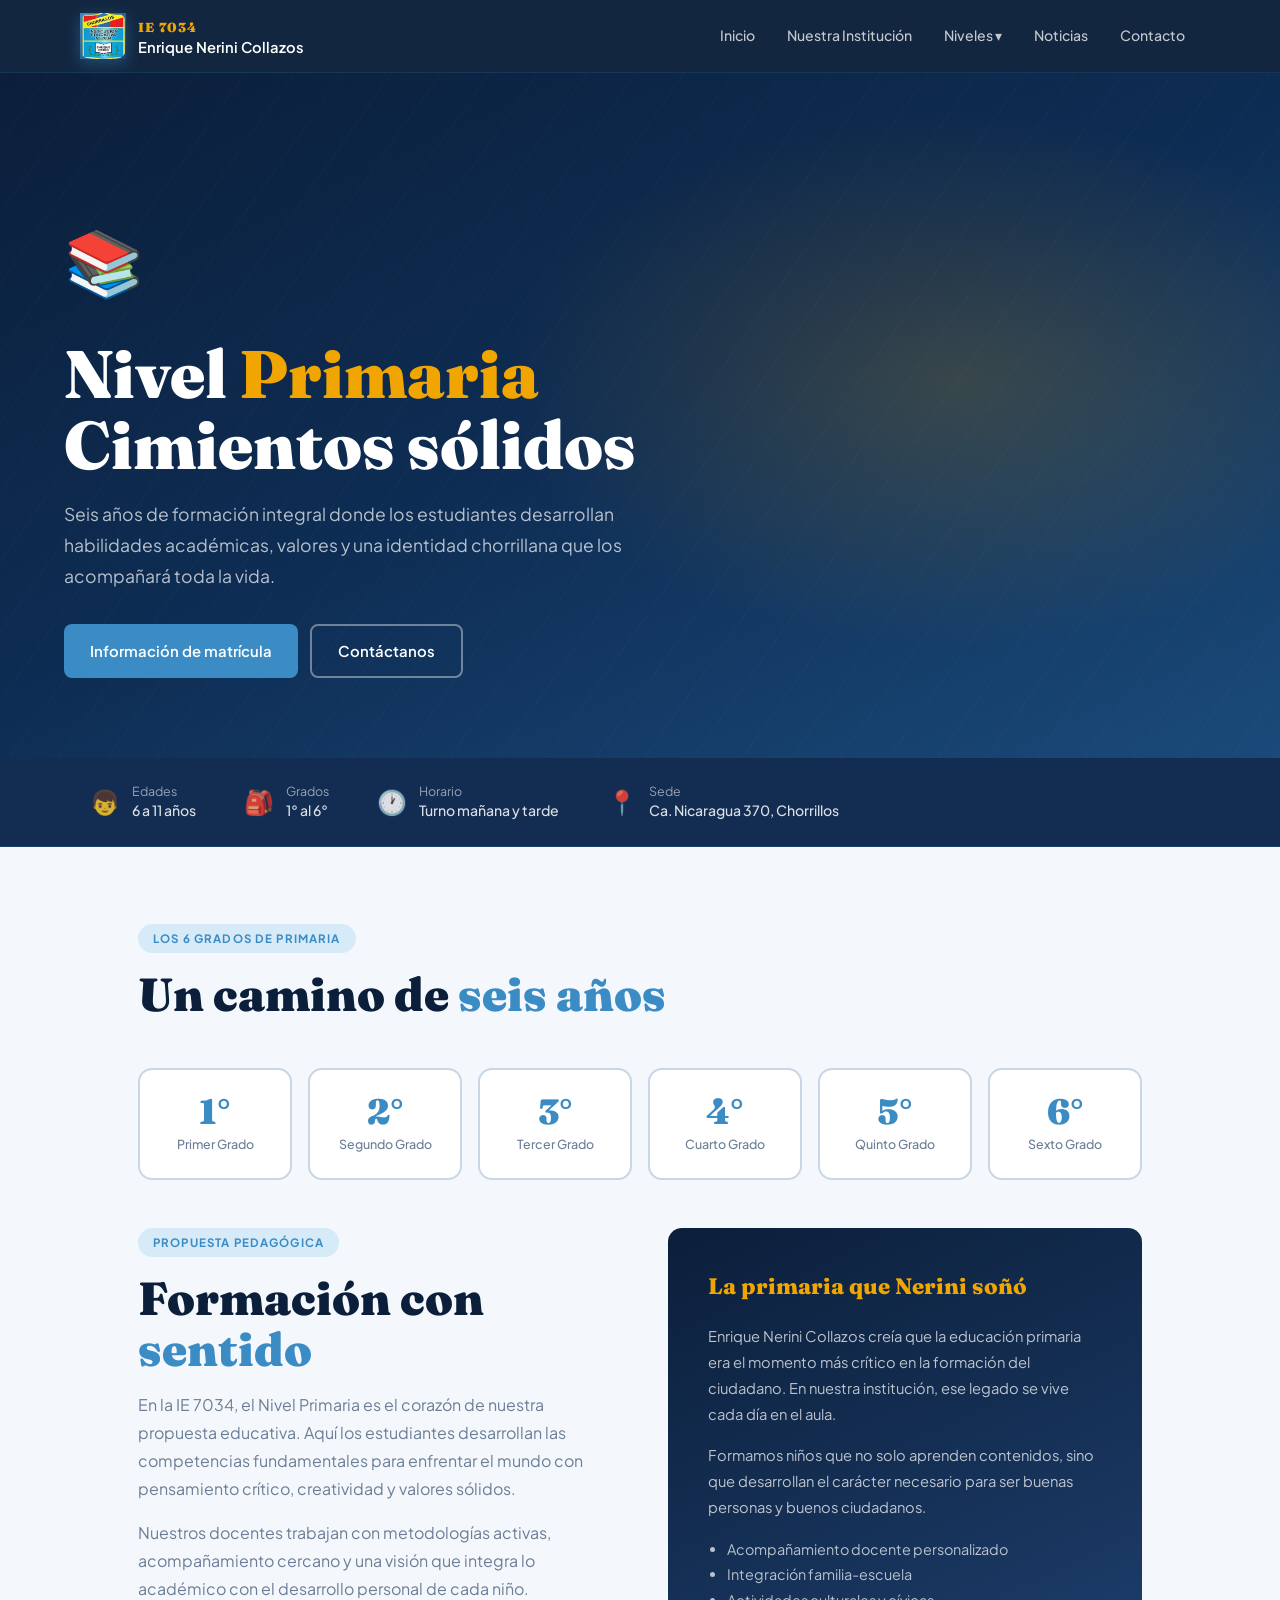
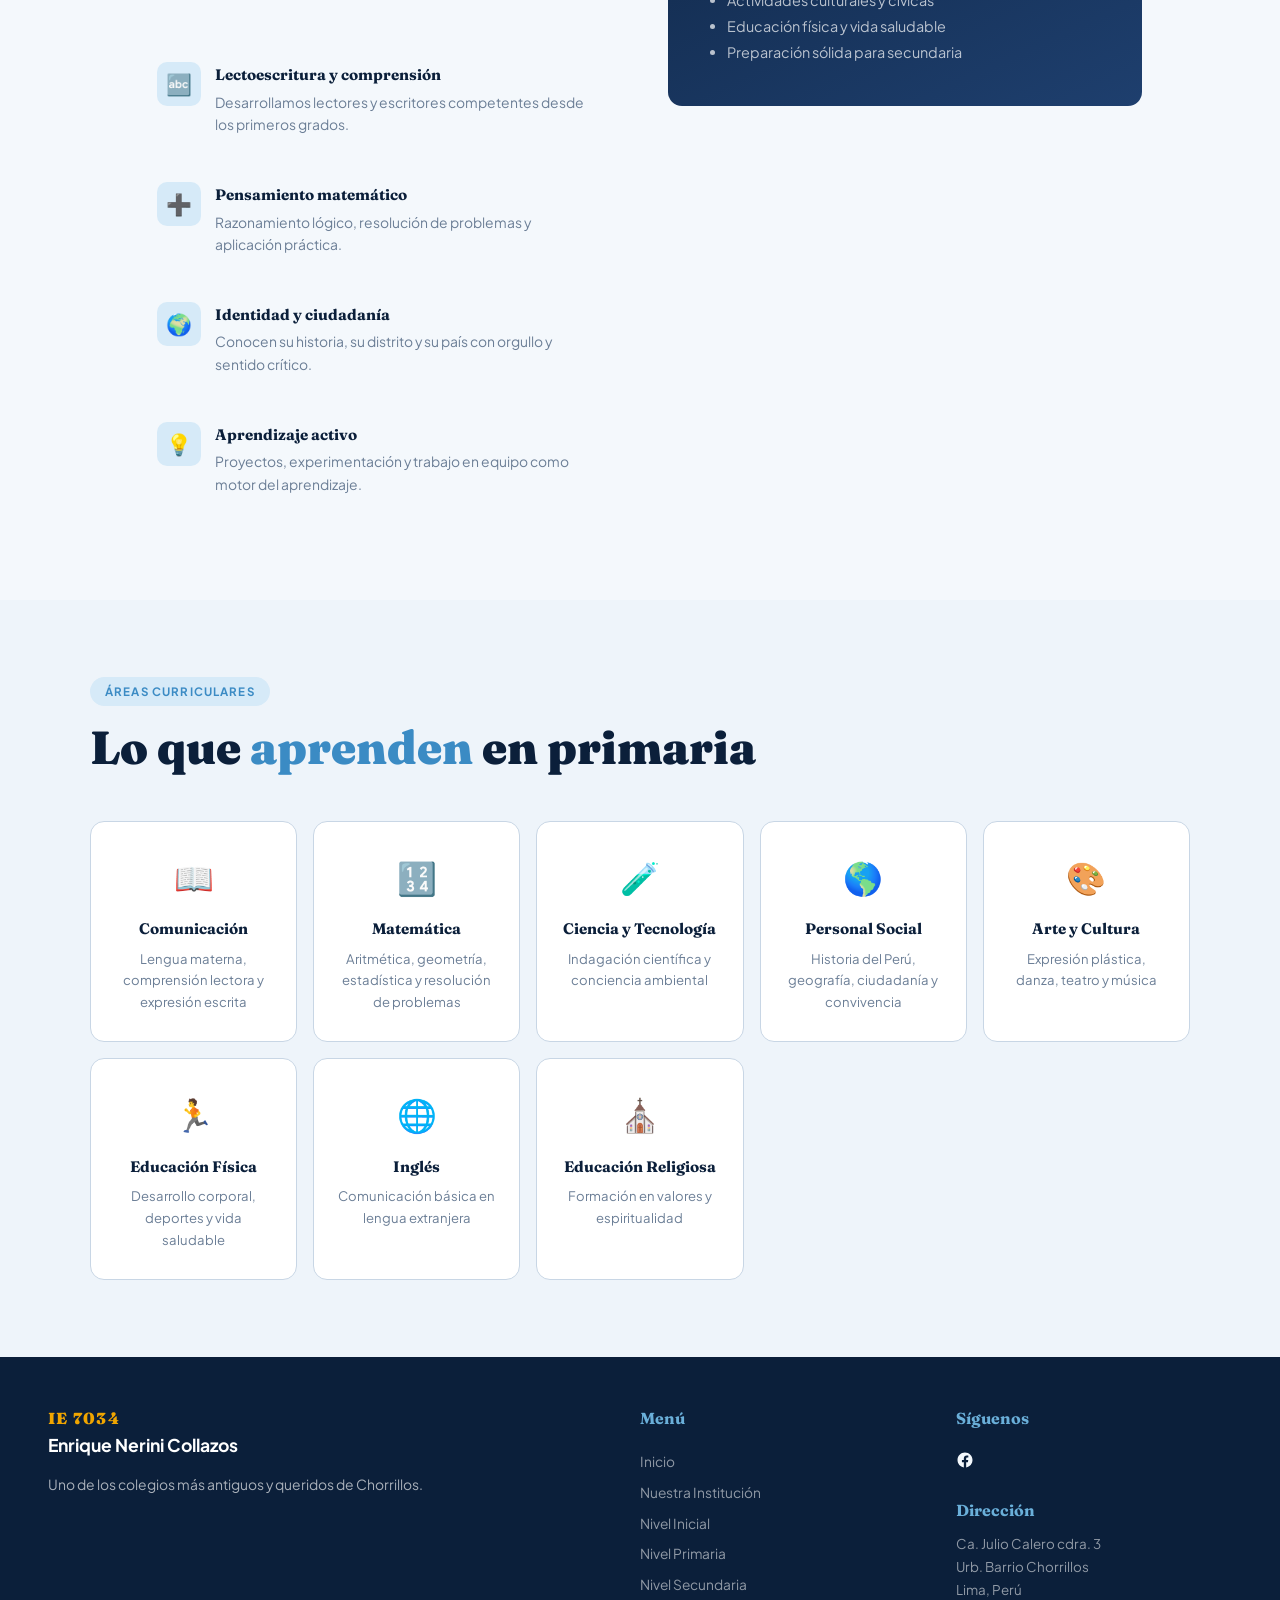
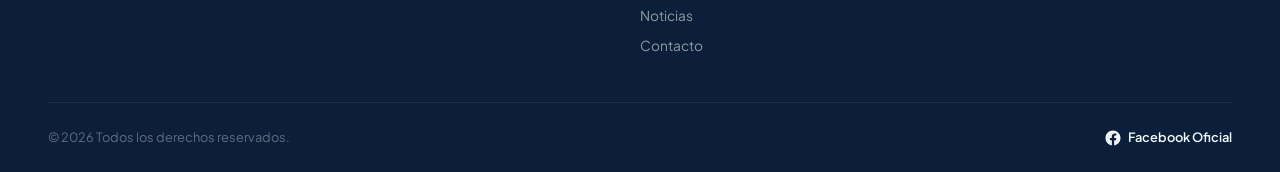
<file: primaria.html>
<!DOCTYPE html>
<html lang="es">
<head>
<meta charset="UTF-8"/>
<meta name="viewport" content="width=device-width,initial-scale=1.0"/>
<title>Nivel Primaria — IE 7034 Enrique Nerini Collazos</title>
<link rel="preconnect" href="https://fonts.googleapis.com">
<link href="https://fonts.googleapis.com/css2?family=Fraunces:ital,opsz,wght@0,9..144,400;0,9..144,700;0,9..144,900;1,9..144,400&family=Plus+Jakarta+Sans:wght@300;400;500;600;700&display=swap" rel="stylesheet">
<link rel="stylesheet" href="shared.css">
<style>
.level-hero{padding:calc(var(--nav-h) + 4rem) clamp(1.5rem,6vw,4rem) 5rem;position:relative;overflow:hidden;}
.level-hero.primaria{background:linear-gradient(155deg,var(--navy) 0%,#0e2d54 50%,#1a4a7a 100%);}
.level-hero::before{content:'';position:absolute;inset:0;background:radial-gradient(ellipse 55% 60% at 75% 45%,rgba(240,165,0,.18) 0%,transparent 65%);pointer-events:none;}
.level-hero::after{content:'';position:absolute;inset:0;background-image:repeating-linear-gradient(-55deg,rgba(255,255,255,.02) 0px,rgba(255,255,255,.02) 1px,transparent 1px,transparent 40px);pointer-events:none;}
.level-hero-inner{position:relative;z-index:1;max-width:780px;}
.level-big-icon{font-size:4rem;margin-bottom:1.5rem;}
.level-hero h1{font-family:var(--font-head);font-size:clamp(2.4rem,5.5vw,4.2rem);font-weight:900;color:var(--white);line-height:1.06;margin-bottom:1.2rem;}
.level-hero h1 span{color:var(--gold);}
.level-hero p{font-size:1.1rem;color:rgba(255,255,255,.7);max-width:560px;line-height:1.75;}
.info-band{background:var(--navy-mid);border-bottom:1px solid rgba(59,139,196,.2);padding:1.5rem clamp(1.5rem,5vw,3rem);}
.info-band-inner{max-width:1100px;margin:0 auto;display:flex;gap:3rem;flex-wrap:wrap;align-items:center;}
.info-item{display:flex;align-items:center;gap:12px;color:rgba(255,255,255,.85);}
.info-item .ii-icon{font-size:1.5rem;}
.info-item p{font-size:.88rem;font-weight:500;line-height:1.4;}
.info-item strong{display:block;font-size:.78rem;opacity:.65;font-weight:400;}
.content-section{padding:clamp(3.5rem,6vw,5.5rem) clamp(1.5rem,5vw,3rem);max-width:1100px;margin:0 auto;}
.two-col{display:grid;grid-template-columns:1fr 1fr;gap:3.5rem;align-items:start;}
.feature-list{margin-top:2.5rem;}
.feature-item{display:flex;gap:14px;align-items:flex-start;padding:1.2rem;border-radius:var(--radius-sm);transition:background .2s;margin-bottom:.5rem;}
.feature-item:hover{background:var(--paper);}
.feature-item .fi-icon{width:44px;height:44px;border-radius:10px;background:var(--sky-pale);display:flex;align-items:center;justify-content:center;font-size:1.3rem;flex-shrink:0;}
.feature-item h4{font-family:var(--font-head);font-size:.95rem;font-weight:700;color:var(--navy);margin-bottom:.25rem;}
.feature-item p{font-size:.87rem;color:var(--gray);line-height:1.6;}
.grados-grid{display:grid;grid-template-columns:repeat(6,1fr);gap:1rem;margin-top:3rem;}
.grado-card{background:var(--white);border-radius:var(--radius);padding:1.5rem 1rem;text-align:center;border:2px solid var(--gray-light);transition:all .22s;}
.grado-card:hover{border-color:var(--sky);transform:translateY(-3px);box-shadow:0 8px 24px rgba(59,139,196,.15);}
.grado-num{font-family:var(--font-head);font-size:2.2rem;font-weight:900;color:var(--sky);line-height:1;}
.grado-label{font-size:.78rem;color:var(--gray);margin-top:.3rem;font-weight:500;}
.highlight-box{background:linear-gradient(155deg,var(--navy) 0%,var(--navy-light) 100%);border-radius:var(--radius);padding:2.5rem;color:var(--white);}
.highlight-box h3{font-family:var(--font-head);font-size:1.4rem;font-weight:800;color:var(--gold);margin-bottom:1.2rem;}
.highlight-box p{font-size:.92rem;color:rgba(255,255,255,.72);line-height:1.75;margin-bottom:1rem;}
.areas-grid{display:grid;grid-template-columns:repeat(auto-fill,minmax(200px,1fr));gap:1rem;margin-top:3rem;}
.area-card{background:var(--white);border-radius:var(--radius);padding:1.8rem 1.5rem;text-align:center;border:1px solid var(--gray-light);transition:transform .22s,box-shadow .22s;}
.area-card:hover{transform:translateY(-4px);box-shadow:0 10px 28px rgba(11,31,58,.1);}
.area-card .ac-icon{font-size:2rem;margin-bottom:.8rem;}
.area-card h4{font-family:var(--font-head);font-size:.95rem;font-weight:700;color:var(--navy);margin-bottom:.4rem;}
.area-card p{font-size:.82rem;color:var(--gray);}
@media(max-width:760px){.two-col{grid-template-columns:1fr;}.grados-grid{grid-template-columns:repeat(3,1fr);}}
</style>
</head>
<body>
<div class="page-wrap">
<nav id="navbar">
  <div class="nav-inner">
    <a class="brand" href="index.html">
      <div class="brand-icon">
        <img src="imagenes/logo.png" alt="IE 7034" style="width:100%;height:100%;object-fit:cover;border-radius:10px;" onerror="this.style.display='none';this.parentElement.innerHTML='<svg viewBox=\'0 0 40 40\' fill=\'none\'><path d=\'M20 5L5 13V27L20 35L35 27V13L20 5Z\' stroke=\'white\' stroke-width=\'1.8\' fill=\'rgba(255,255,255,0.1)\'/><text x=\'13.5\' y=\'25.5\' font-size=\'14\' font-weight=\'900\' fill=\'white\' font-family=\'Georgia,serif\'>N</text></svg>';">
      </div>
      <div class="brand-text"><span class="brand-num">IE 7034</span><span class="brand-name">Enrique Nerini Collazos</span></div>
    </a>
    <ul class="nav-links">
      <li><a href="index.html">Inicio</a></li>
      <li><a href="institucion.html">Nuestra Institución</a></li>
      <li class="has-drop"><a href="#">Niveles ▾</a><ul class="dropdown"><li><a href="inicial.html">Nivel Inicial</a></li><li><a href="primaria.html">Nivel Primaria</a></li><li><a href="secundaria.html">Nivel Secundaria</a></li></ul></li>
      <li><a href="noticias.html">Noticias</a></li>
      <li><a href="contacto.html">Contacto</a></li>
    </ul>
    <button class="hamburger" id="hamburger" aria-label="Menú"><span></span><span></span><span></span></button>
  </div>
  <div class="mobile-menu" id="mobileMenu">
    <a href="index.html">🏠 Inicio</a><a href="institucion.html">🏛️ Nuestra Institución</a><a href="inicial.html">🌱 Nivel Inicial</a><a href="primaria.html">📚 Nivel Primaria</a><a href="secundaria.html">🎓 Nivel Secundaria</a><a href="noticias.html">📰 Noticias</a><a href="contacto.html">✉️ Contacto</a><a href="https://www.facebook.com/people/IE-7034-Enrique-Nerini-Collazos-Oficial/61565542691167/?rdid=RrY4M7xkl9LasvE5&share_url=https%3A%2F%2Fwww.facebook.com%2Fshare%2F1FdRocnGXD%2F" target="_blank">📘 Facebook</a>
  </div>
</nav>

<div class="level-hero primaria">
  <div class="level-hero-inner fade-up">
    <div class="level-big-icon">📚</div>
    <h1>Nivel <span>Primaria</span><br>Cimientos sólidos</h1>
    <p>Seis años de formación integral donde los estudiantes desarrollan habilidades académicas, valores y una identidad chorrillana que los acompañará toda la vida.</p>
    <div style="margin-top:2rem;display:flex;gap:12px;flex-wrap:wrap;">
      <a href="contacto.html" class="btn btn-sky">Información de matrícula</a>
      <a href="contacto.html" class="btn btn-outline-white">Contáctanos</a>
    </div>
  </div>
</div>

<div class="info-band">
  <div class="info-band-inner">
    <div class="info-item"><span class="ii-icon">👦</span><p><strong>Edades</strong>6 a 11 años</p></div>
    <div class="info-item"><span class="ii-icon">🎒</span><p><strong>Grados</strong>1° al 6°</p></div>
    <div class="info-item"><span class="ii-icon">🕐</span><p><strong>Horario</strong>Turno mañana y tarde</p></div>
    <div class="info-item"><span class="ii-icon">📍</span><p><strong>Sede</strong>Ca. Nicaragua 370, Chorrillos</p></div>
  </div>
</div>

<div class="content-section">
  <div style="margin-bottom:3rem;">
    <span class="tag-label">Los 6 grados de primaria</span>
    <h2 class="sec-title">Un camino de <span>seis años</span></h2>
    <div class="grados-grid">
      <div class="grado-card"><div class="grado-num">1°</div><div class="grado-label">Primer Grado</div></div>
      <div class="grado-card"><div class="grado-num">2°</div><div class="grado-label">Segundo Grado</div></div>
      <div class="grado-card"><div class="grado-num">3°</div><div class="grado-label">Tercer Grado</div></div>
      <div class="grado-card"><div class="grado-num">4°</div><div class="grado-label">Cuarto Grado</div></div>
      <div class="grado-card"><div class="grado-num">5°</div><div class="grado-label">Quinto Grado</div></div>
      <div class="grado-card"><div class="grado-num">6°</div><div class="grado-label">Sexto Grado</div></div>
    </div>
  </div>
  <div class="two-col">
    <div class="fade-up">
      <span class="tag-label">Propuesta pedagógica</span>
      <h2 class="sec-title">Formación con <span>sentido</span></h2>
      <p style="color:var(--gray);line-height:1.75;margin-bottom:1rem;">En la IE 7034, el Nivel Primaria es el corazón de nuestra propuesta educativa. Aquí los estudiantes desarrollan las competencias fundamentales para enfrentar el mundo con pensamiento crítico, creatividad y valores sólidos.</p>
      <p style="color:var(--gray);line-height:1.75;">Nuestros docentes trabajan con metodologías activas, acompañamiento cercano y una visión que integra lo académico con el desarrollo personal de cada niño.</p>
      <div class="feature-list">
        <div class="feature-item"><div class="fi-icon">🔤</div><div><h4>Lectoescritura y comprensión</h4><p>Desarrollamos lectores y escritores competentes desde los primeros grados.</p></div></div>
        <div class="feature-item"><div class="fi-icon">➕</div><div><h4>Pensamiento matemático</h4><p>Razonamiento lógico, resolución de problemas y aplicación práctica.</p></div></div>
        <div class="feature-item"><div class="fi-icon">🌍</div><div><h4>Identidad y ciudadanía</h4><p>Conocen su historia, su distrito y su país con orgullo y sentido crítico.</p></div></div>
        <div class="feature-item"><div class="fi-icon">💡</div><div><h4>Aprendizaje activo</h4><p>Proyectos, experimentación y trabajo en equipo como motor del aprendizaje.</p></div></div>
      </div>
    </div>
    <div class="fade-up-2">
      <div class="highlight-box">
        <h3>La primaria que Nerini soñó</h3>
        <p>Enrique Nerini Collazos creía que la educación primaria era el momento más crítico en la formación del ciudadano. En nuestra institución, ese legado se vive cada día en el aula.</p>
        <p>Formamos niños que no solo aprenden contenidos, sino que desarrollan el carácter necesario para ser buenas personas y buenos ciudadanos.</p>
        <ul style="padding-left:1.2rem;">
          <li style="list-style:disc;color:rgba(255,255,255,.7);font-size:.9rem;line-height:1.8;">Acompañamiento docente personalizado</li>
          <li style="list-style:disc;color:rgba(255,255,255,.7);font-size:.9rem;line-height:1.8;">Integración familia-escuela</li>
          <li style="list-style:disc;color:rgba(255,255,255,.7);font-size:.9rem;line-height:1.8;">Actividades culturales y cívicas</li>
          <li style="list-style:disc;color:rgba(255,255,255,.7);font-size:.9rem;line-height:1.8;">Educación física y vida saludable</li>
          <li style="list-style:disc;color:rgba(255,255,255,.7);font-size:.9rem;line-height:1.8;">Preparación sólida para secundaria</li>
        </ul>
      </div>
    </div>
  </div>
</div>

<div style="background:var(--paper);padding:clamp(3rem,6vw,5rem) clamp(1.5rem,5vw,3rem);">
  <div style="max-width:1100px;margin:0 auto;">
    <span class="tag-label">Áreas curriculares</span>
    <h2 class="sec-title">Lo que <span>aprenden</span> en primaria</h2>
    <div class="areas-grid">
      <div class="area-card"><div class="ac-icon">📖</div><h4>Comunicación</h4><p>Lengua materna, comprensión lectora y expresión escrita</p></div>
      <div class="area-card"><div class="ac-icon">🔢</div><h4>Matemática</h4><p>Aritmética, geometría, estadística y resolución de problemas</p></div>
      <div class="area-card"><div class="ac-icon">🧪</div><h4>Ciencia y Tecnología</h4><p>Indagación científica y conciencia ambiental</p></div>
      <div class="area-card"><div class="ac-icon">🌎</div><h4>Personal Social</h4><p>Historia del Perú, geografía, ciudadanía y convivencia</p></div>
      <div class="area-card"><div class="ac-icon">🎨</div><h4>Arte y Cultura</h4><p>Expresión plástica, danza, teatro y música</p></div>
      <div class="area-card"><div class="ac-icon">🏃</div><h4>Educación Física</h4><p>Desarrollo corporal, deportes y vida saludable</p></div>
      <div class="area-card"><div class="ac-icon">🌐</div><h4>Inglés</h4><p>Comunicación básica en lengua extranjera</p></div>
      <div class="area-card"><div class="ac-icon">⛪</div><h4>Educación Religiosa</h4><p>Formación en valores y espiritualidad</p></div>
    </div>
  </div>
</div>

<footer>
  <div class="footer-inner">
    <div class="footer-brand">
      <div style="margin-bottom:.6rem;"><span style="font-family:var(--font-head);font-size:1rem;color:var(--gold);font-weight:900;letter-spacing:.08em;">IE 7034</span><br><span style="font-size:1.1rem;color:var(--white);font-weight:700;">Enrique Nerini Collazos</span></div>
      <p style="margin-top:.8rem;">Uno de los colegios más antiguos y queridos de Chorrillos.</p>
    </div>
    <div class="footer-col">
      <h4>Menú</h4>
      <a href="index.html">Inicio</a>
      <a href="institucion.html">Nuestra Institución</a>
      <a href="inicial.html">Nivel Inicial</a>
      <a href="primaria.html">Nivel Primaria</a>
      <a href="secundaria.html">Nivel Secundaria</a>
      <a href="noticias.html">Noticias</a>
      <a href="contacto.html">Contacto</a>
    </div>
    <div class="footer-col">
      <h4>Síguenos</h4>
      <a href="https://www.facebook.com/people/IE-7034-Enrique-Nerini-Collazos-Oficial/61565542691167/?rdid=RrY4M7xkl9LasvE5&share_url=https%3A%2F%2Fwww.facebook.com%2Fshare%2F1FdRocnGXD%2F" 
        target="_blank" 
        style="color:#F4F8FC; font-weight:600; display:flex; align-items:center; gap:6px; text-decoration:none;">

        <svg width="18" height="18" viewBox="0 0 24 24" fill="#F4F8FC" xmlns="http://www.w3.org/2000/svg">
          <path d="M22 12.07C22 6.48 17.52 2 11.93 2C6.48 2 2 6.48 2 12.07C2 17.06 5.66 21.18 10.44 22V14.89H7.9V12.07H10.44V9.93C10.44 7.41 11.93 6.03 14.22 6.03C15.3 6.03 16.44 6.21 16.44 6.21V8.7H15.19C13.96 8.7 13.56 9.47 13.56 10.26V12.07H16.33L15.89 14.89H13.56V22C18.34 21.18 22 17.06 22 12.07Z"/>
        </svg>
      </a>
    <div style="margin-top:1.5rem;"><h4 style="margin-bottom:.6rem;">Dirección</h4><p style="font-size:.84rem;line-height:1.7;color:rgba(255,255,255,.55);">Ca. Julio Calero cdra. 3<br>Urb. Barrio Chorrillos<br>Lima, Perú</p></div>
    </div>
  </div>
  <div class="footer-bottom">
    <span>© 2026 Todos los derechos reservados.</span>
    <a href="https://www.facebook.com/people/IE-7034-Enrique-Nerini-Collazos-Oficial/61565542691167/?rdid=RrY4M7xkl9LasvE5&share_url=https%3A%2F%2Fwww.facebook.com%2Fshare%2F1FdRocnGXD%2F" 
      target="_blank" 
      style="color:#F4F8FC; font-weight:600; display:flex; align-items:center; gap:6px; text-decoration:none;">

      <svg width="18" height="18" viewBox="0 0 24 24" fill="#F4F8FC" xmlns="http://www.w3.org/2000/svg">
        <path d="M22 12.07C22 6.48 17.52 2 11.93 2C6.48 2 2 6.48 2 12.07C2 17.06 5.66 21.18 10.44 22V14.89H7.9V12.07H10.44V9.93C10.44 7.41 11.93 6.03 14.22 6.03C15.3 6.03 16.44 6.21 16.44 6.21V8.7H15.19C13.96 8.7 13.56 9.47 13.56 10.26V12.07H16.33L15.89 14.89H13.56V22C18.34 21.18 22 17.06 22 12.07Z"/>
      </svg>
      Facebook Oficial
    </a>  
</div>
</footer>
</div>
<script src="shared.js"></script>
</body>
</html>
</file>
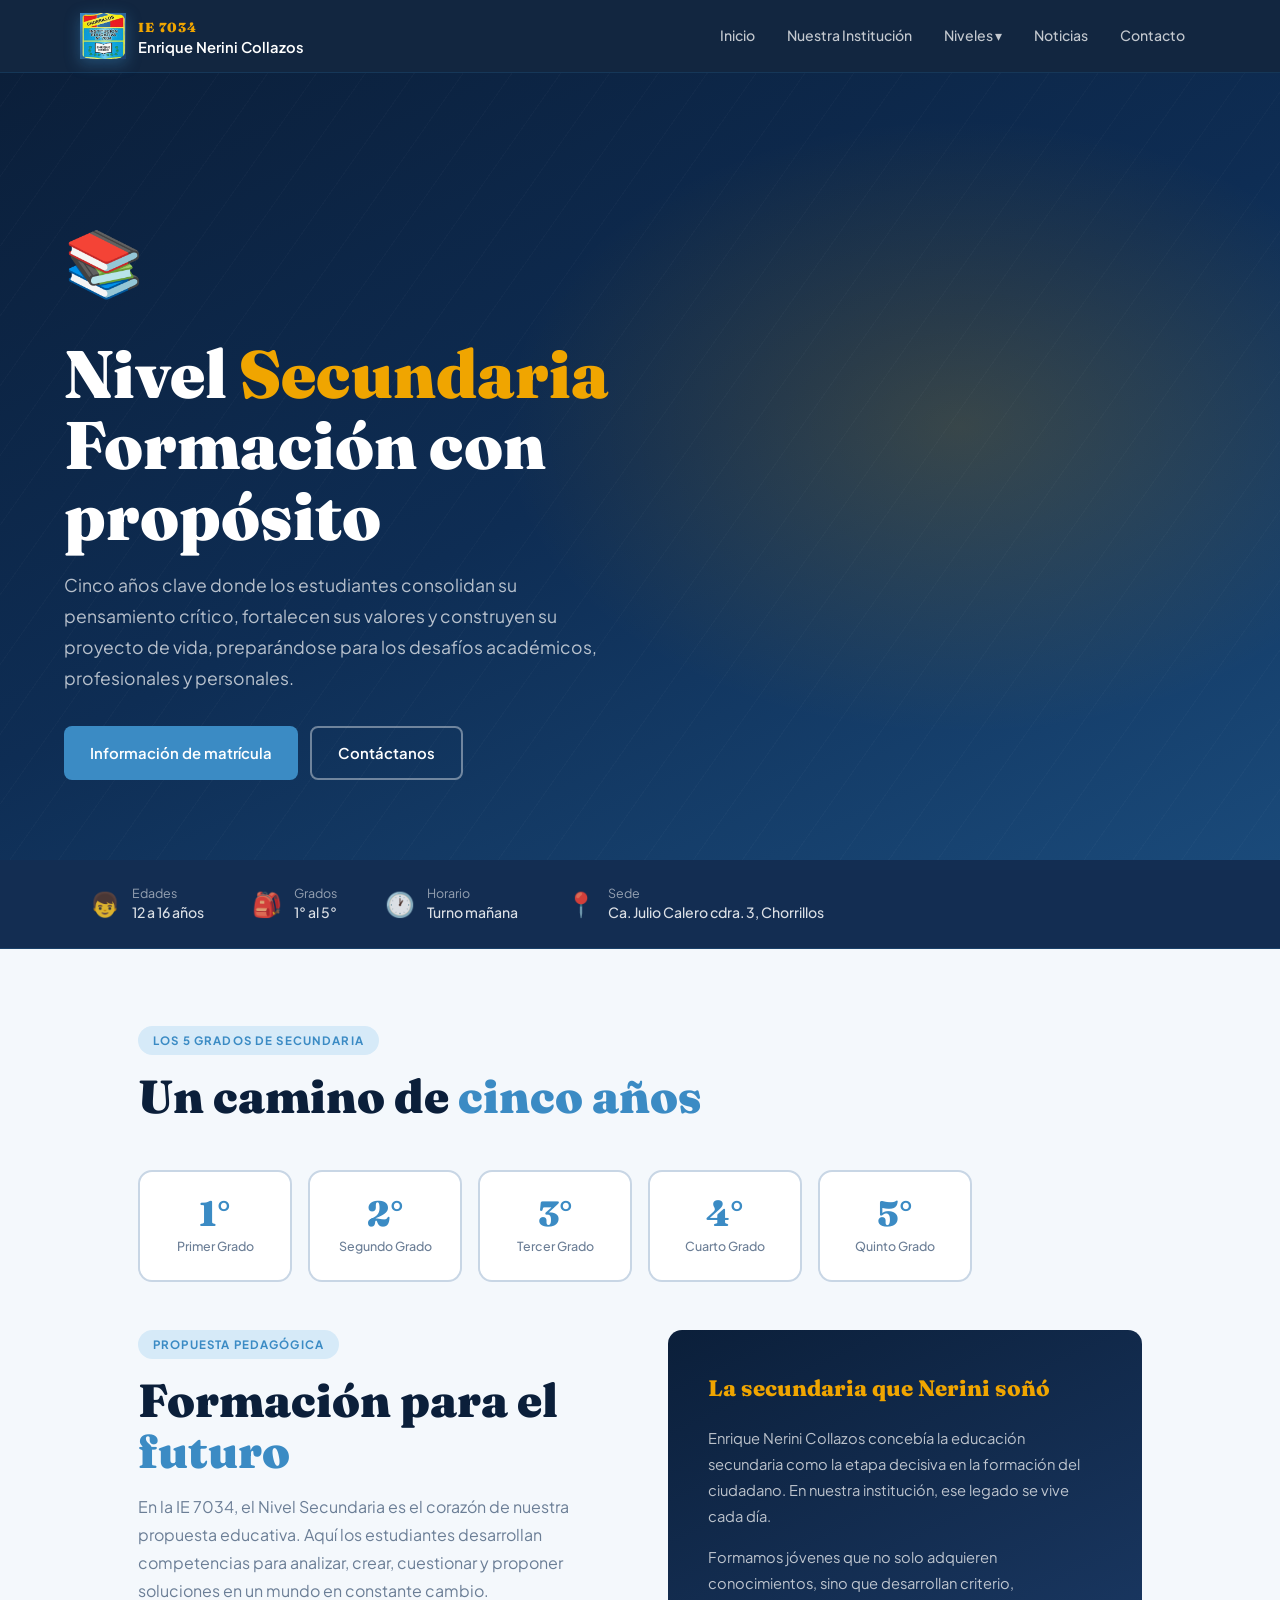
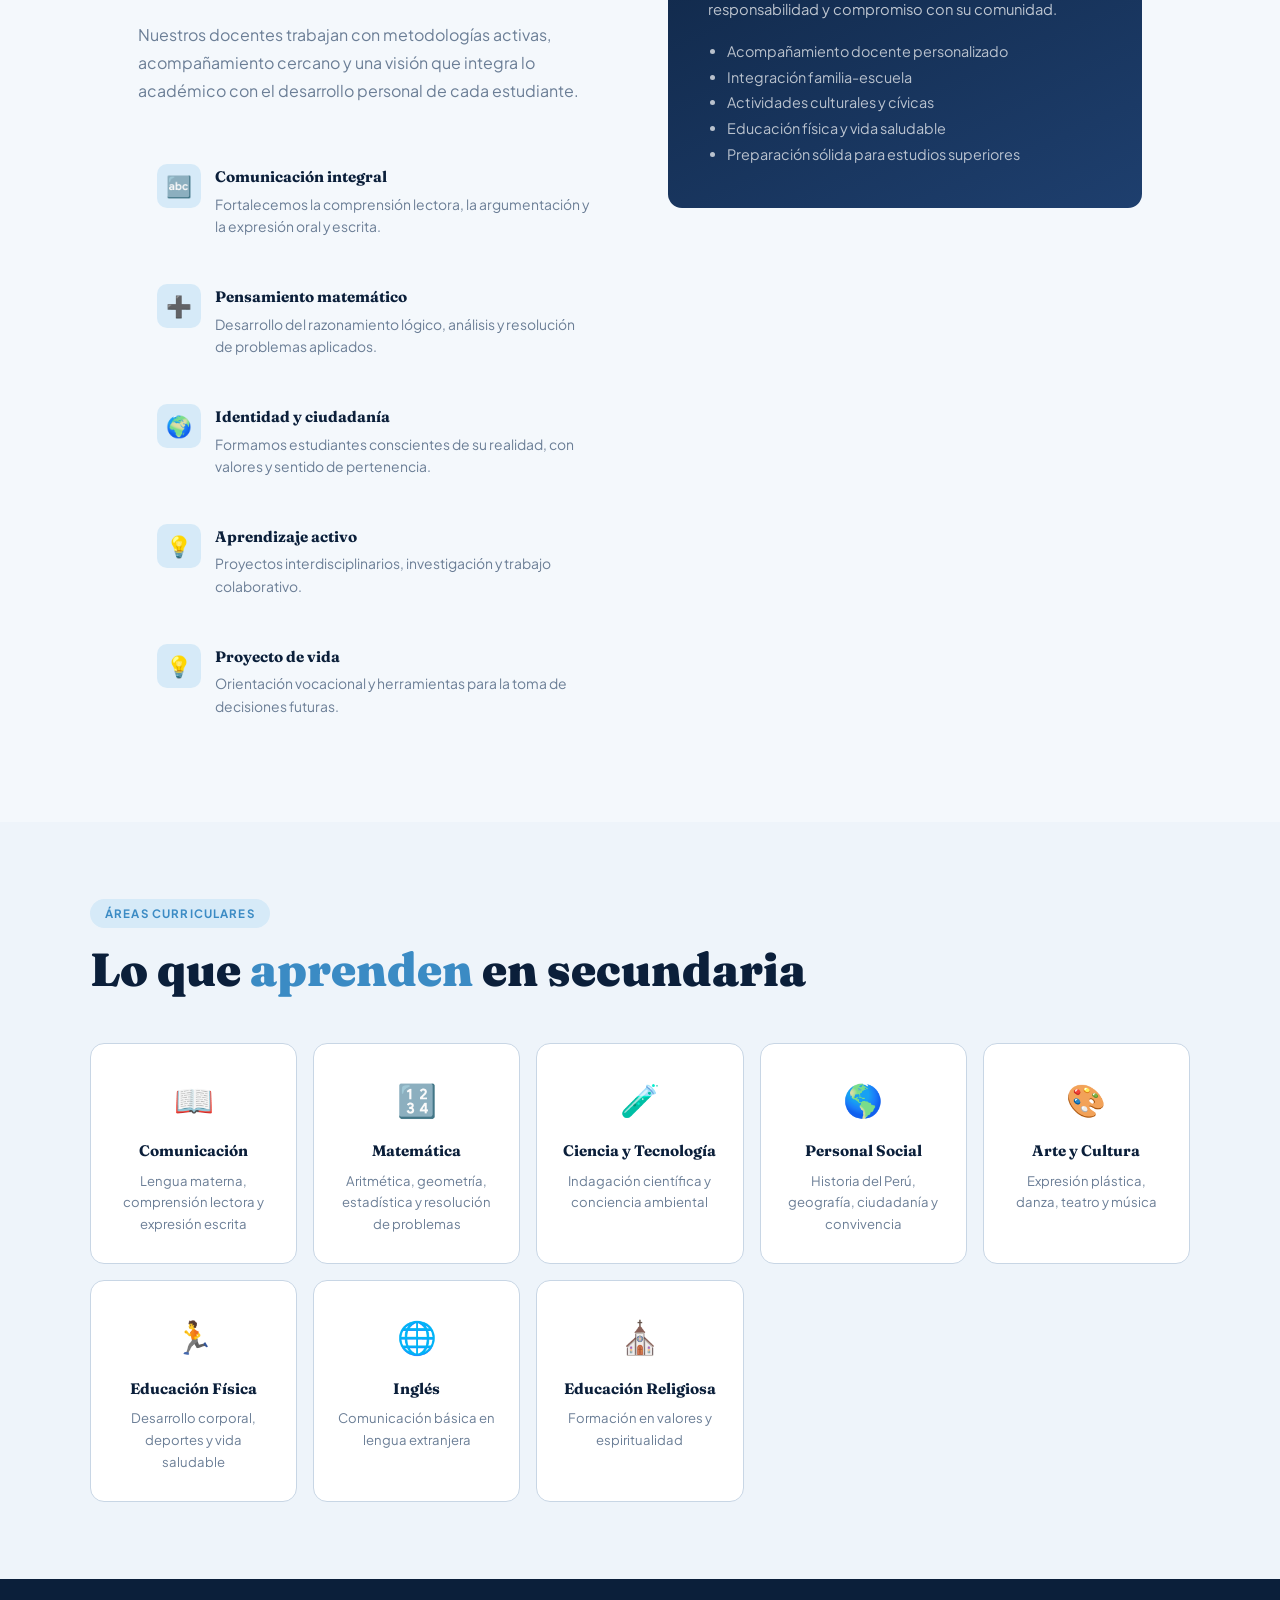
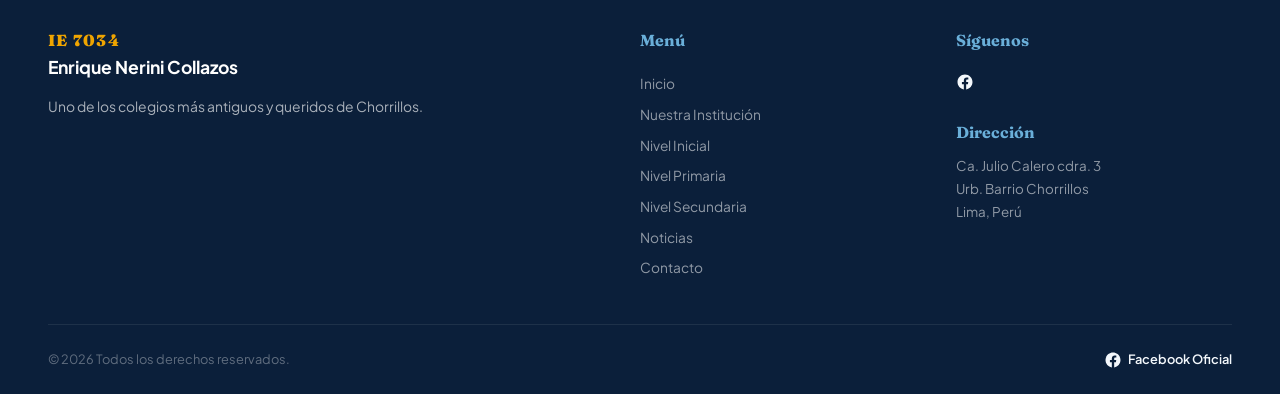
<file: secundaria.html>
<!DOCTYPE html>
<html lang="es">
<head>
<meta charset="UTF-8"/>
<meta name="viewport" content="width=device-width,initial-scale=1.0"/>
<title>Nivel Secundaria — IE 7034 Enrique Nerini Collazos</title>
<link rel="preconnect" href="https://fonts.googleapis.com">
<link href="https://fonts.googleapis.com/css2?family=Fraunces:ital,opsz,wght@0,9..144,400;0,9..144,700;0,9..144,900;1,9..144,400&family=Plus+Jakarta+Sans:wght@300;400;500;600;700&display=swap" rel="stylesheet">
<link rel="stylesheet" href="shared.css">
<style>
.level-hero{padding:calc(var(--nav-h) + 4rem) clamp(1.5rem,6vw,4rem) 5rem;position:relative;overflow:hidden;}
.level-hero.primaria{background:linear-gradient(155deg,var(--navy) 0%,#0e2d54 50%,#1a4a7a 100%);}
.level-hero::before{content:'';position:absolute;inset:0;background:radial-gradient(ellipse 55% 60% at 75% 45%,rgba(240,165,0,.18) 0%,transparent 65%);pointer-events:none;}
.level-hero::after{content:'';position:absolute;inset:0;background-image:repeating-linear-gradient(-55deg,rgba(255,255,255,.02) 0px,rgba(255,255,255,.02) 1px,transparent 1px,transparent 40px);pointer-events:none;}
.level-hero-inner{position:relative;z-index:1;max-width:780px;}
.level-big-icon{font-size:4rem;margin-bottom:1.5rem;}
.level-hero h1{font-family:var(--font-head);font-size:clamp(2.4rem,5.5vw,4.2rem);font-weight:900;color:var(--white);line-height:1.06;margin-bottom:1.2rem;}
.level-hero h1 span{color:var(--gold);}
.level-hero p{font-size:1.1rem;color:rgba(255,255,255,.7);max-width:560px;line-height:1.75;}
.info-band{background:var(--navy-mid);border-bottom:1px solid rgba(59,139,196,.2);padding:1.5rem clamp(1.5rem,5vw,3rem);}
.info-band-inner{max-width:1100px;margin:0 auto;display:flex;gap:3rem;flex-wrap:wrap;align-items:center;}
.info-item{display:flex;align-items:center;gap:12px;color:rgba(255,255,255,.85);}
.info-item .ii-icon{font-size:1.5rem;}
.info-item p{font-size:.88rem;font-weight:500;line-height:1.4;}
.info-item strong{display:block;font-size:.78rem;opacity:.65;font-weight:400;}
.content-section{padding:clamp(3.5rem,6vw,5.5rem) clamp(1.5rem,5vw,3rem);max-width:1100px;margin:0 auto;}
.two-col{display:grid;grid-template-columns:1fr 1fr;gap:3.5rem;align-items:start;}
.feature-list{margin-top:2.5rem;}
.feature-item{display:flex;gap:14px;align-items:flex-start;padding:1.2rem;border-radius:var(--radius-sm);transition:background .2s;margin-bottom:.5rem;}
.feature-item:hover{background:var(--paper);}
.feature-item .fi-icon{width:44px;height:44px;border-radius:10px;background:var(--sky-pale);display:flex;align-items:center;justify-content:center;font-size:1.3rem;flex-shrink:0;}
.feature-item h4{font-family:var(--font-head);font-size:.95rem;font-weight:700;color:var(--navy);margin-bottom:.25rem;}
.feature-item p{font-size:.87rem;color:var(--gray);line-height:1.6;}
.grados-grid{display:grid;grid-template-columns:repeat(6,1fr);gap:1rem;margin-top:3rem;}
.grado-card{background:var(--white);border-radius:var(--radius);padding:1.5rem 1rem;text-align:center;border:2px solid var(--gray-light);transition:all .22s;}
.grado-card:hover{border-color:var(--sky);transform:translateY(-3px);box-shadow:0 8px 24px rgba(59,139,196,.15);}
.grado-num{font-family:var(--font-head);font-size:2.2rem;font-weight:900;color:var(--sky);line-height:1;}
.grado-label{font-size:.78rem;color:var(--gray);margin-top:.3rem;font-weight:500;}
.highlight-box{background:linear-gradient(155deg,var(--navy) 0%,var(--navy-light) 100%);border-radius:var(--radius);padding:2.5rem;color:var(--white);}
.highlight-box h3{font-family:var(--font-head);font-size:1.4rem;font-weight:800;color:var(--gold);margin-bottom:1.2rem;}
.highlight-box p{font-size:.92rem;color:rgba(255,255,255,.72);line-height:1.75;margin-bottom:1rem;}
.areas-grid{display:grid;grid-template-columns:repeat(auto-fill,minmax(200px,1fr));gap:1rem;margin-top:3rem;}
.area-card{background:var(--white);border-radius:var(--radius);padding:1.8rem 1.5rem;text-align:center;border:1px solid var(--gray-light);transition:transform .22s,box-shadow .22s;}
.area-card:hover{transform:translateY(-4px);box-shadow:0 10px 28px rgba(11,31,58,.1);}
.area-card .ac-icon{font-size:2rem;margin-bottom:.8rem;}
.area-card h4{font-family:var(--font-head);font-size:.95rem;font-weight:700;color:var(--navy);margin-bottom:.4rem;}
.area-card p{font-size:.82rem;color:var(--gray);}
@media(max-width:760px){.two-col{grid-template-columns:1fr;}.grados-grid{grid-template-columns:repeat(3,1fr);}}
</style>
</head>
<body>
<div class="page-wrap">
<nav id="navbar">
  <div class="nav-inner">
    <a class="brand" href="index.html">
      <div class="brand-icon">
        <img src="imagenes/logo.png" alt="IE 7034" style="width:100%;height:100%;object-fit:cover;border-radius:10px;" onerror="this.style.display='none';this.parentElement.innerHTML='<svg viewBox=\'0 0 40 40\' fill=\'none\'><path d=\'M20 5L5 13V27L20 35L35 27V13L20 5Z\' stroke=\'white\' stroke-width=\'1.8\' fill=\'rgba(255,255,255,0.1)\'/><text x=\'13.5\' y=\'25.5\' font-size=\'14\' font-weight=\'900\' fill=\'white\' font-family=\'Georgia,serif\'>N</text></svg>';">
      </div>
      <div class="brand-text"><span class="brand-num">IE 7034</span><span class="brand-name">Enrique Nerini Collazos</span></div>
    </a>
    <ul class="nav-links">
      <li><a href="index.html">Inicio</a></li>
      <li><a href="institucion.html">Nuestra Institución</a></li>
      <li class="has-drop"><a href="#">Niveles ▾</a><ul class="dropdown"><li><a href="inicial.html">Nivel Inicial</a></li><li><a href="primaria.html">Nivel Primaria</a></li><li><a href="secundaria.html">Nivel Secundaria</a></li></ul></li>
      <li><a href="noticias.html">Noticias</a></li>
      <li><a href="contacto.html">Contacto</a></li>
    </ul>
    <button class="hamburger" id="hamburger" aria-label="Menú"><span></span><span></span><span></span></button>
  </div>
  <div class="mobile-menu" id="mobileMenu">
    <a href="index.html">🏠 Inicio</a><a href="institucion.html">🏛️ Nuestra Institución</a><a href="inicial.html">🌱 Nivel Inicial</a><a href="primaria.html">📚 Nivel Primaria</a><a href="secundaria.html">🎓 Nivel Secundaria</a><a href="noticias.html">📰 Noticias</a><a href="contacto.html">✉️ Contacto</a><a href="https://www.facebook.com/people/IE-7034-Enrique-Nerini-Collazos-Oficial/61565542691167/?rdid=RrY4M7xkl9LasvE5&share_url=https%3A%2F%2Fwww.facebook.com%2Fshare%2F1FdRocnGXD%2F" target="_blank">📘 Facebook</a>
  </div>
</nav>

<div class="level-hero primaria">
  <div class="level-hero-inner fade-up">
    <div class="level-big-icon">📚</div>
    <h1>Nivel <span>Secundaria</span><br>Formación con propósito</h1>
    <p>Cinco años clave donde los estudiantes consolidan su pensamiento crítico, fortalecen sus valores y construyen su proyecto de vida, preparándose para los desafíos académicos, profesionales y personales.</p>
    <div style="margin-top:2rem;display:flex;gap:12px;flex-wrap:wrap;">
      <a href="contacto.html" class="btn btn-sky">Información de matrícula</a>
      <a href="contacto.html" class="btn btn-outline-white">Contáctanos</a>
    </div>
  </div>
</div>

<div class="info-band">
  <div class="info-band-inner">
    <div class="info-item"><span class="ii-icon">👦</span><p><strong>Edades</strong>12 a 16 años</p></div>
    <div class="info-item"><span class="ii-icon">🎒</span><p><strong>Grados</strong>1° al 5°</p></div>
      <div class="info-item"><span class="ii-icon">🕐</span><p><strong>Horario</strong>Turno mañana</p></div>
    <div class="info-item"><span class="ii-icon">📍</span><p><strong>Sede</strong>Ca. Julio Calero cdra. 3, Chorrillos</p></div>
  </div>
</div>

<div class="content-section">
  <div style="margin-bottom:3rem;">
    <span class="tag-label">Los 5 grados de secundaria</span>
    <h2 class="sec-title">Un camino de <span>cinco años</span></h2>
    <div class="grados-grid">
      <div class="grado-card"><div class="grado-num">1°</div><div class="grado-label">Primer Grado</div></div>
      <div class="grado-card"><div class="grado-num">2°</div><div class="grado-label">Segundo Grado</div></div>
      <div class="grado-card"><div class="grado-num">3°</div><div class="grado-label">Tercer Grado</div></div>
      <div class="grado-card"><div class="grado-num">4°</div><div class="grado-label">Cuarto Grado</div></div>
      <div class="grado-card"><div class="grado-num">5°</div><div class="grado-label">Quinto Grado</div></div>
    </div>
  </div>
  <div class="two-col">
    <div class="fade-up">
      <span class="tag-label">Propuesta pedagógica</span>
      <h2 class="sec-title">Formación para el <span>futuro</span></h2>
      <p style="color:var(--gray);line-height:1.75;margin-bottom:1rem;">En la IE 7034, el Nivel Secundaria es el corazón de nuestra propuesta educativa. Aquí los estudiantes desarrollan competencias para analizar, crear, cuestionar y proponer soluciones en un mundo en constante cambio.</p>
      <p style="color:var(--gray);line-height:1.75;">Nuestros docentes trabajan con metodologías activas, acompañamiento cercano y una visión que integra lo académico con el desarrollo personal de cada estudiante.</p>
      <div class="feature-list">
        <div class="feature-item"><div class="fi-icon">🔤</div><div><h4>Comunicación integral</h4><p>Fortalecemos la comprensión lectora, la argumentación y la expresión oral y escrita.</p></div></div>
        <div class="feature-item"><div class="fi-icon">➕</div><div><h4>Pensamiento matemático</h4><p>Desarrollo del razonamiento lógico, análisis y resolución de problemas aplicados.</p></div></div>
        <div class="feature-item"><div class="fi-icon">🌍</div><div><h4>Identidad y ciudadanía</h4><p>Formamos estudiantes conscientes de su realidad, con valores y sentido de pertenencia.</p></div></div>
        <div class="feature-item"><div class="fi-icon">💡</div><div><h4>Aprendizaje activo</h4><p>Proyectos interdisciplinarios, investigación y trabajo colaborativo.</p></div></div>
        <div class="feature-item"><div class="fi-icon">💡</div><div><h4>Proyecto de vida</h4><p>Orientación vocacional y herramientas para la toma de decisiones futuras.</p></div></div>
      </div>
    </div>
    <div class="fade-up-2">
      <div class="highlight-box">
        <h3>La secundaria que Nerini soñó</h3>
        <p>Enrique Nerini Collazos concebía la educación secundaria como la etapa decisiva en la formación del ciudadano. En nuestra institución, ese legado se vive cada día.</p>
        <p>Formamos jóvenes que no solo adquieren conocimientos, sino que desarrollan criterio, responsabilidad y compromiso con su comunidad.</p>
        <ul style="padding-left:1.2rem;">
          <li style="list-style:disc;color:rgba(255,255,255,.7);font-size:.9rem;line-height:1.8;">Acompañamiento docente personalizado</li>
          <li style="list-style:disc;color:rgba(255,255,255,.7);font-size:.9rem;line-height:1.8;">Integración familia-escuela</li>
          <li style="list-style:disc;color:rgba(255,255,255,.7);font-size:.9rem;line-height:1.8;">Actividades culturales y cívicas</li>
          <li style="list-style:disc;color:rgba(255,255,255,.7);font-size:.9rem;line-height:1.8;">Educación física y vida saludable</li>
          <li style="list-style:disc;color:rgba(255,255,255,.7);font-size:.9rem;line-height:1.8;">Preparación sólida para estudios superiores</li>
        </ul>
      </div>
    </div>
  </div>
</div>

<div style="background:var(--paper);padding:clamp(3rem,6vw,5rem) clamp(1.5rem,5vw,3rem);">
  <div style="max-width:1100px;margin:0 auto;">
    <span class="tag-label">Áreas curriculares</span>
    <h2 class="sec-title">Lo que <span>aprenden</span> en secundaria</h2>
    <div class="areas-grid">
      <div class="area-card"><div class="ac-icon">📖</div><h4>Comunicación</h4><p>Lengua materna, comprensión lectora y expresión escrita</p></div>
      <div class="area-card"><div class="ac-icon">🔢</div><h4>Matemática</h4><p>Aritmética, geometría, estadística y resolución de problemas</p></div>
      <div class="area-card"><div class="ac-icon">🧪</div><h4>Ciencia y Tecnología</h4><p>Indagación científica y conciencia ambiental</p></div>
      <div class="area-card"><div class="ac-icon">🌎</div><h4>Personal Social</h4><p>Historia del Perú, geografía, ciudadanía y convivencia</p></div>
      <div class="area-card"><div class="ac-icon">🎨</div><h4>Arte y Cultura</h4><p>Expresión plástica, danza, teatro y música</p></div>
      <div class="area-card"><div class="ac-icon">🏃</div><h4>Educación Física</h4><p>Desarrollo corporal, deportes y vida saludable</p></div>
      <div class="area-card"><div class="ac-icon">🌐</div><h4>Inglés</h4><p>Comunicación básica en lengua extranjera</p></div>
      <div class="area-card"><div class="ac-icon">⛪</div><h4>Educación Religiosa</h4><p>Formación en valores y espiritualidad</p></div>
    </div>
  </div>
</div>

<footer>
  <div class="footer-inner">
    <div class="footer-brand">
      <div style="margin-bottom:.6rem;"><span style="font-family:var(--font-head);font-size:1rem;color:var(--gold);font-weight:900;letter-spacing:.08em;">IE 7034</span><br><span style="font-size:1.1rem;color:var(--white);font-weight:700;">Enrique Nerini Collazos</span></div>
      <p style="margin-top:.8rem;">Uno de los colegios más antiguos y queridos de Chorrillos.</p>
    </div>
    <div class="footer-col">
      <h4>Menú</h4>
      <a href="index.html">Inicio</a>
      <a href="institucion.html">Nuestra Institución</a>
      <a href="inicial.html">Nivel Inicial</a>
      <a href="primaria.html">Nivel Primaria</a>
      <a href="secundaria.html">Nivel Secundaria</a>
      <a href="noticias.html">Noticias</a>
      <a href="contacto.html">Contacto</a>
    </div>
    <div class="footer-col">
      <h4>Síguenos</h4>
      <a href="https://www.facebook.com/people/IE-7034-Enrique-Nerini-Collazos-Oficial/61565542691167/?rdid=RrY4M7xkl9LasvE5&share_url=https%3A%2F%2Fwww.facebook.com%2Fshare%2F1FdRocnGXD%2F" 
        target="_blank" 
        style="color:#F4F8FC; font-weight:600; display:flex; align-items:center; gap:6px; text-decoration:none;">

        <svg width="18" height="18" viewBox="0 0 24 24" fill="#F4F8FC" xmlns="http://www.w3.org/2000/svg">
          <path d="M22 12.07C22 6.48 17.52 2 11.93 2C6.48 2 2 6.48 2 12.07C2 17.06 5.66 21.18 10.44 22V14.89H7.9V12.07H10.44V9.93C10.44 7.41 11.93 6.03 14.22 6.03C15.3 6.03 16.44 6.21 16.44 6.21V8.7H15.19C13.96 8.7 13.56 9.47 13.56 10.26V12.07H16.33L15.89 14.89H13.56V22C18.34 21.18 22 17.06 22 12.07Z"/>
        </svg>
      </a>
    <div style="margin-top:1.5rem;"><h4 style="margin-bottom:.6rem;">Dirección</h4><p style="font-size:.84rem;line-height:1.7;color:rgba(255,255,255,.55);">Ca. Julio Calero cdra. 3<br>Urb. Barrio Chorrillos<br>Lima, Perú</p></div>
    </div>
  </div>
  <div class="footer-bottom">
    <span>© 2026 Todos los derechos reservados.</span>
    <a href="https://www.facebook.com/people/IE-7034-Enrique-Nerini-Collazos-Oficial/61565542691167/?rdid=RrY4M7xkl9LasvE5&share_url=https%3A%2F%2Fwww.facebook.com%2Fshare%2F1FdRocnGXD%2F" 
      target="_blank" 
      style="color:#F4F8FC; font-weight:600; display:flex; align-items:center; gap:6px; text-decoration:none;">

      <svg width="18" height="18" viewBox="0 0 24 24" fill="#F4F8FC" xmlns="http://www.w3.org/2000/svg">
        <path d="M22 12.07C22 6.48 17.52 2 11.93 2C6.48 2 2 6.48 2 12.07C2 17.06 5.66 21.18 10.44 22V14.89H7.9V12.07H10.44V9.93C10.44 7.41 11.93 6.03 14.22 6.03C15.3 6.03 16.44 6.21 16.44 6.21V8.7H15.19C13.96 8.7 13.56 9.47 13.56 10.26V12.07H16.33L15.89 14.89H13.56V22C18.34 21.18 22 17.06 22 12.07Z"/>
      </svg>
      Facebook Oficial
    </a>  
</div>
</footer>
</div>
<script src="shared.js"></script>
</body>
</html>
</file>
<file: shared.css>
/* ═══════════════════════════════════════════
   IE 7034 ENRIQUE NERINI COLLAZOS — SHARED CSS
   Paleta: marino + celeste + blanco + dorado
   ═══════════════════════════════════════════ */

/* Google Fonts */
@import url('https://fonts.googleapis.com/css2?family=Fraunces:wght@400;700;900&family=Plus+Jakarta+Sans:wght@300;400;500;600;700&display=swap');

:root {
  /* Core palette */
  --navy:       #0B1F3A;      /* azul marino profundo */
  --navy-mid:   #132d52;
  --navy-light: #1e3f6e;
  --sky:        #3B8BC4;      /* celeste */
  --sky-light:  #6aafd9;
  --sky-pale:   #d6eaf8;
  --gold:       #F0A500;      /* acento dorado */
  --gold-light: #ffd166;
  --white:      #ffffff;
  --off-white:  #F4F8FC;
  --paper:      #EEF4FA;
  --gray:       #6b7e96;
  --gray-light: #c8d6e5;
  --ink:        #0B1F3A;

  /* Typography */
  --font-head: 'Fraunces', Georgia, serif;
  --font-body: 'Plus Jakarta Sans', sans-serif;

  /* Sizes */
  --nav-h: 72px;
  --radius: 14px;
  --radius-sm: 8px;
  --ease: cubic-bezier(.4,0,.2,1);
}

/* ── RESET ── */
*, *::before, *::after { box-sizing: border-box; margin: 0; padding: 0; }
html { scroll-behavior: smooth; }
body {
  font-family: var(--font-body);
  background: var(--off-white);
  color: var(--ink);
  line-height: 1.65;
  overflow-x: hidden;
}
a { color: inherit; text-decoration: none; }
ul { list-style: none; }
img { max-width: 100%; display: block; }

/* ── NAVBAR ── */
#navbar {
  position: fixed; top: 0; left: 0; right: 0; z-index: 900;
  background: rgba(11,31,58,.97);
  backdrop-filter: blur(16px);
  border-bottom: 1px solid rgba(59,139,196,.2);
}
.nav-inner {
  max-width: 1200px; margin: 0 auto;
  height: var(--nav-h);
  display: flex; align-items: center; justify-content: space-between;
  padding: 0 clamp(1rem,4vw,2.5rem);
  position: relative; z-index: 2;
}

/* Brand */
.brand { display: flex; align-items: center; gap: 12px; }
.brand-icon {
  width: 46px; height: 46px;
  background: linear-gradient(135deg, var(--sky) 0%, var(--navy-light) 100%);
  border-radius: 0 px;
  display: flex; align-items: center; justify-content: center;
  flex-shrink: 0;
  box-shadow: 0 4px 14px rgba(59,139,196,.4);
}
.brand-icon svg { width: 32px; height: 32px; }
.brand-text { display: flex; flex-direction: column; gap: 1px; }
.brand-num {
  font-family: var(--font-head); font-weight: 900; font-size: .82rem;
  color: var(--gold); letter-spacing: .08em;
}
.brand-name {
  font-size: .92rem; font-weight: 600; color: var(--white); line-height: 1;
}

/* Desktop nav links */
.nav-links {
  display: flex; align-items: center; gap: 2px;
}
.nav-links > li { position: relative; }
.nav-links > li > a {
  display: flex; align-items: center; gap: 5px;
  padding: 9px 15px; border-radius: var(--radius-sm);
  font-size: .88rem; font-weight: 500; color: rgba(255,255,255,.75);
  transition: background .2s, color .2s;
}
.nav-links > li > a:hover,
.nav-links > li > a.current {
  background: rgba(59,139,196,.18); color: var(--white);
}
.nav-links > li > a.current { color: var(--sky-light); }

/* Dropdown */
.dropdown {
  display: none; position: absolute; top: calc(100% + 8px); left: 0;
  background: var(--navy-mid); border: 1px solid rgba(59,139,196,.2);
  border-radius: var(--radius-sm); min-width: 190px;
  box-shadow: 0 16px 40px rgba(0,0,0,.35);
  overflow: hidden;
}
.has-drop:hover .dropdown { display: block; animation: dropIn .5s var(--ease); }
@keyframes dropIn {
  from { opacity:0; transform:translateY(-6px); }
  to   { opacity:1; transform:translateY(0); }
}
.dropdown li a {
  display: block; padding: 11px 18px;
  font-size: .87rem; font-weight: 500; color: rgba(255,255,255,.78);
  transition: background .15s, color .15s;
}
.dropdown li a:hover { background: rgba(59,139,196,.25); color: var(--white); }

/* Hamburger */
.hamburger {
  display: none; flex-direction: column; gap: 5.5px;
  background: none; border: none; cursor: pointer; padding: 8px;
}
.hamburger span {
  display: block; width: 26px; height: 2.5px;
  background: var(--white); border-radius: 3px;
  transition: transform .3s var(--ease), opacity .25s;
}
.hamburger.open span:nth-child(1) { transform: translateY(8px) rotate(45deg); }
.hamburger.open span:nth-child(2) { opacity: 0; transform: scaleX(0); }
.hamburger.open span:nth-child(3) { transform: translateY(-8px) rotate(-45deg); }

/* Mobile menu */
.mobile-menu {
  display: none; flex-direction: column;
  padding: 1.5rem clamp(1rem,4vw,2.5rem) 2rem;
  border-top: 1px solid rgba(59,139,196,.15);
  gap: 4px;
}
.mobile-menu.open { display: flex; animation: slideDown .25s var(--ease); }
@keyframes slideDown {
  from { opacity:0; transform:translateY(-8px); }
  to   { opacity:1; transform:translateY(0); }
}
.mobile-menu a {
  padding: 13px 16px; border-radius: var(--radius-sm);
  font-size: .95rem; font-weight: 500; color: rgba(255,255,255,.82);
  transition: background .15s;
}
.mobile-menu a:hover { background: rgba(59,139,196,.2); color: var(--white); }

/* ── FOOTER ── */
footer {
  background: var(--navy);
  color: rgba(255,255,255,.65);
  padding: 3rem clamp(1.5rem,5vw,3rem) 1.5rem;
  margin-top: 0;
}
.footer-inner {
  max-width: 1200px; margin: 0 auto;
  display: grid; grid-template-columns: 2fr 1fr 1fr; gap: 2.5rem;
}
.footer-brand .brand-num { font-size: 1rem; }
.footer-brand .brand-name { font-size: 1.1rem; color: var(--white); font-weight: 700; }
.footer-brand p { margin-top: .8rem; font-size: .87rem; line-height: 1.7; }
.footer-col h4 {
  font-family: var(--font-head); font-size: 1rem;
  color: var(--sky-light); margin-bottom: 1rem;
}
.footer-col a {
  display: block; font-size: .86rem; color: rgba(255,255,255,.55);
  padding: 4px 0; transition: color .2s;
}
.footer-col a:hover { color: var(--white); }
.footer-bottom {
  max-width: 1200px; margin: 2.5rem auto 0;
  padding-top: 1.5rem; border-top: 1px solid rgba(255,255,255,.08);
  display: flex; justify-content: space-between; align-items: center; flex-wrap: wrap; gap: 1rem;
  font-size: .8rem; color: rgba(255,255,255,.35);
}
.footer-fb a {
  display: inline-flex; align-items: center; gap: 8px;
  color: var(--sky-light); font-weight: 600; font-size: .88rem;
}
.footer-fb a:hover { color: var(--white); }

/* ── SHARED PAGE WRAPPER ── */
.page-wrap { padding-top: var(--nav-h); }

/* ── COMMON SECTIONS ── */
.section {
  padding: clamp(3rem,6vw,5rem) clamp(1.5rem,5vw,3rem);
  max-width: 1200px; margin: 0 auto;
}
.tag-label {
  display: inline-block;
  padding: 5px 15px; border-radius: 999px;
  font-size: .72rem; font-weight: 700; letter-spacing: .1em; text-transform: uppercase;
  background: var(--sky-pale); color: var(--sky);
  margin-bottom: 1rem;
}
.tag-label.gold {
  background: #fff3d4; color: #b07800;
}
h2.sec-title {
  font-family: var(--font-head);
  font-size: clamp(1.8rem,4vw,2.9rem);
  font-weight: 900; line-height: 1.1;
  color: var(--navy); margin-bottom: 1rem;
}
h2.sec-title span { color: var(--sky); }
h2.sec-title em { color: var(--gold); font-style: normal; }
.sec-lead {
  font-size: 1.05rem; color: var(--gray);
  max-width: 600px; margin-bottom: 3rem;
}

/* Cards grid */
.cards-grid {
  display: grid; gap: 1.5rem;
  grid-template-columns: repeat(auto-fill, minmax(280px, 1fr));
}
.card {
  background: var(--white); border-radius: var(--radius);
  padding: 2rem; border: 1px solid var(--gray-light);
  transition: transform .25s var(--ease), box-shadow .25s;
}
.card:hover { transform: translateY(-4px); box-shadow: 0 12px 36px rgba(11,31,58,.1); }
.card-icon {
  width: 50px; height: 50px; border-radius: 12px;
  background: var(--sky-pale); display: flex; align-items: center; justify-content: center;
  font-size: 1.5rem; margin-bottom: 1.2rem;
}
.card h3 {
  font-family: var(--font-head); font-weight: 700; font-size: 1.15rem;
  color: var(--navy); margin-bottom: .6rem;
}
.card p { font-size: .92rem; color: var(--gray); line-height: 1.6; }

/* Divider wave */
.wave-div {
  width: 100%; overflow: hidden; line-height: 0;
  background: transparent;
}
.wave-div svg { display: block; width: 100%; }

/* Buttons */
.btn {
  display: inline-flex; align-items: center; gap: 8px;
  padding: 13px 26px; border-radius: var(--radius-sm);
  font-family: var(--font-body); font-size: .93rem; font-weight: 600;
  cursor: pointer; border: none; transition: all .22s var(--ease);
}
.btn-navy { background: var(--navy); color: var(--white); }
.btn-navy:hover { background: var(--navy-light); box-shadow: 0 6px 20px rgba(11,31,58,.3); transform: translateY(-2px); }
.btn-sky { background: var(--sky); color: var(--white); }
.btn-sky:hover { background: var(--sky-light); box-shadow: 0 6px 20px rgba(59,139,196,.4); transform: translateY(-2px); }
.btn-outline-white {
  background: transparent; color: var(--white);
  border: 2px solid rgba(255,255,255,.4);
}
.btn-outline-white:hover { background: rgba(255,255,255,.1); border-color: var(--white); }

/* ── RESPONSIVE ── */
@media (max-width: 820px) {
  .nav-links { display: none; }
  .hamburger { display: flex; }
  .footer-inner { grid-template-columns: 1fr 1fr; }
  .footer-inner > .footer-brand { grid-column: span 2; }
}
@media (max-width: 540px) {
  .footer-inner { grid-template-columns: 1fr; }
  .footer-inner > .footer-brand { grid-column: span 1; }
  .footer-bottom { flex-direction: column; text-align: center; }
}

/* Fade-in animation on load */
@keyframes fadeUp {
  from { opacity:0; transform:translateY(20px); }
  to   { opacity:1; transform:translateY(0); }
}
.fade-up { animation: fadeUp .6s var(--ease) both; }
.fade-up-2 { animation: fadeUp .6s .15s var(--ease) both; }
.fade-up-3 { animation: fadeUp .6s .3s var(--ease) both; }
.fade-up-4 { animation: fadeUp .6s .45s var(--ease) both; }

/* ── SHARED JS snippet ── */
</file>
